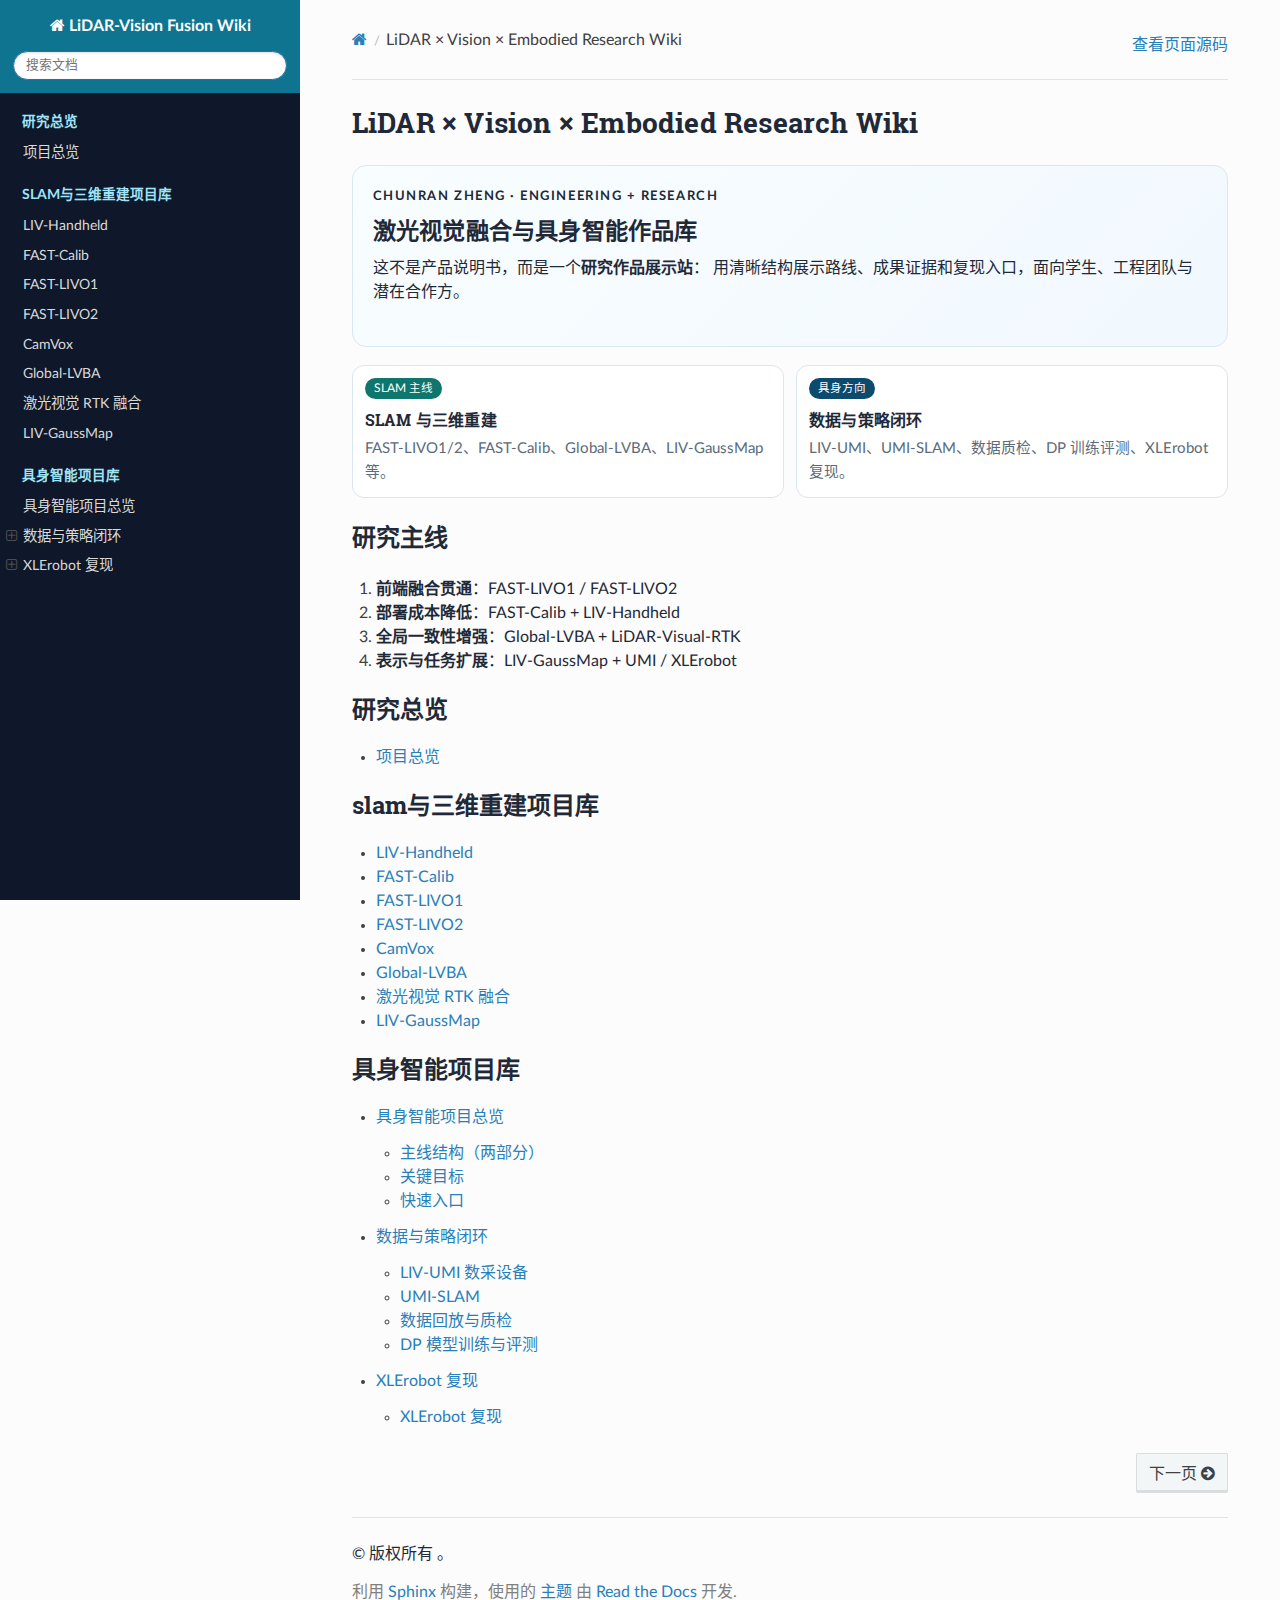
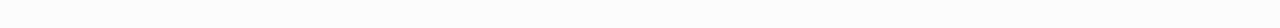
<file: liv-fusion-wiki/index.html>
<!DOCTYPE html>
<html class="writer-html5" lang="zh-CN" >
<head>
  <meta charset="utf-8" /><meta name="generator" content="Docutils 0.18.1: http://docutils.sourceforge.net/" />

  <meta name="viewport" content="width=device-width, initial-scale=1.0" />
  <title>LiDAR × Vision × Embodied Research Wiki &mdash; LiDAR-Vision Fusion Wiki 0.2 文档</title>
      <link rel="stylesheet" href="_static/pygments.css" type="text/css" />
      <link rel="stylesheet" href="_static/css/theme.css" type="text/css" />
      <link rel="stylesheet" href="_static/custom.css" type="text/css" />
  <!--[if lt IE 9]>
    <script src="_static/js/html5shiv.min.js"></script>
  <![endif]-->
  
        <script src="_static/jquery.js?v=5d32c60e"></script>
        <script src="_static/_sphinx_javascript_frameworks_compat.js?v=2cd50e6c"></script>
        <script data-url_root="./" id="documentation_options" src="_static/documentation_options.js?v=33fe0fa7"></script>
        <script src="_static/doctools.js?v=888ff710"></script>
        <script src="_static/sphinx_highlight.js?v=4825356b"></script>
        <script src="_static/translations.js?v=beaddf03"></script>
    <script src="_static/js/theme.js"></script>
    <link rel="index" title="索引" href="genindex.html" />
    <link rel="search" title="搜索" href="search.html" />
    <link rel="next" title="项目总览" href="projects/overview.html" /> 
</head>

<body class="wy-body-for-nav"> 
  <div class="wy-grid-for-nav">
    <nav data-toggle="wy-nav-shift" class="wy-nav-side">
      <div class="wy-side-scroll">
        <div class="wy-side-nav-search"  style="background: #0e7490" >

          
          
          <a href="#" class="icon icon-home">
            LiDAR-Vision Fusion Wiki
          </a>
<div role="search">
  <form id="rtd-search-form" class="wy-form" action="search.html" method="get">
    <input type="text" name="q" placeholder="搜索文档" aria-label="搜索文档" />
    <input type="hidden" name="check_keywords" value="yes" />
    <input type="hidden" name="area" value="default" />
  </form>
</div>
        </div><div class="wy-menu wy-menu-vertical" data-spy="affix" role="navigation" aria-label="导航菜单">
              <p class="caption" role="heading"><span class="caption-text">研究总览</span></p>
<ul>
<li class="toctree-l1"><a class="reference internal" href="projects/overview.html">项目总览</a></li>
</ul>
<p class="caption" role="heading"><span class="caption-text">slam与三维重建项目库</span></p>
<ul>
<li class="toctree-l1"><a class="reference internal" href="projects/liv-handheld.html">LIV-Handheld</a></li>
<li class="toctree-l1"><a class="reference internal" href="projects/fast-calib.html">FAST-Calib</a></li>
<li class="toctree-l1"><a class="reference internal" href="projects/fast-livo1.html">FAST-LIVO1</a></li>
<li class="toctree-l1"><a class="reference internal" href="projects/fast-livo2.html">FAST-LIVO2</a></li>
<li class="toctree-l1"><a class="reference internal" href="projects/camvox.html">CamVox</a></li>
<li class="toctree-l1"><a class="reference internal" href="projects/global-lvba.html">Global-LVBA</a></li>
<li class="toctree-l1"><a class="reference internal" href="projects/liv-rtk-fusion.html">激光视觉 RTK 融合</a></li>
<li class="toctree-l1"><a class="reference internal" href="projects/liv-gaussmap.html">LIV-GaussMap</a></li>
</ul>
<p class="caption" role="heading"><span class="caption-text">具身智能项目库</span></p>
<ul>
<li class="toctree-l1"><a class="reference internal" href="embodied/overview.html">具身智能项目总览</a></li>
<li class="toctree-l1"><a class="reference internal" href="embodied/data-policy-loop.html">数据与策略闭环</a><ul>
<li class="toctree-l2"><a class="reference internal" href="embodied/liv-umi.html">LIV-UMI 数采设备</a></li>
<li class="toctree-l2"><a class="reference internal" href="embodied/umi-slam.html">UMI-SLAM</a></li>
<li class="toctree-l2"><a class="reference internal" href="embodied/data-replay-qc.html">数据回放与质检</a></li>
<li class="toctree-l2"><a class="reference internal" href="embodied/dp-training-eval.html">DP 模型训练与评测</a></li>
</ul>
</li>
<li class="toctree-l1"><a class="reference internal" href="embodied/xlerobot-track.html">XLErobot 复现</a><ul>
<li class="toctree-l2"><a class="reference internal" href="embodied/xlerobot-reproduction.html">XLErobot 复现</a></li>
</ul>
</li>
</ul>

        </div>
      </div>
    </nav>

    <section data-toggle="wy-nav-shift" class="wy-nav-content-wrap"><nav class="wy-nav-top" aria-label="移动版导航菜单"  style="background: #0e7490" >
          <i data-toggle="wy-nav-top" class="fa fa-bars"></i>
          <a href="#">LiDAR-Vision Fusion Wiki</a>
      </nav>

      <div class="wy-nav-content">
        <div class="rst-content">
          <div role="navigation" aria-label="页面导航">
  <ul class="wy-breadcrumbs">
      <li><a href="#" class="icon icon-home" aria-label="Home"></a></li>
      <li class="breadcrumb-item active">LiDAR × Vision × Embodied Research Wiki</li>
      <li class="wy-breadcrumbs-aside">
            <a href="_sources/index.rst.txt" rel="nofollow"> 查看页面源码</a>
      </li>
  </ul>
  <hr/>
</div>
          <div role="main" class="document" itemscope="itemscope" itemtype="http://schema.org/Article">
           <div itemprop="articleBody">
             
  <section id="lidar-vision-embodied-research-wiki">
<h1>LiDAR × Vision × Embodied Research Wiki<a class="headerlink" href="#lidar-vision-embodied-research-wiki" title="此标题的永久链接"></a></h1>
<div class="hero-panel">
  <p class="hero-kicker">Chunran Zheng · Engineering + Research</p>
  <h2>激光视觉融合与具身智能作品库</h2>
  <p>这不是产品说明书，而是一个<strong>研究作品展示站</strong>：
  用清晰结构展示路线、成果证据和复现入口，面向学生、工程团队与潜在合作方。</p>
</div><div class="quick-grid">
  <a class="quick-card" href="projects/overview.html">
    <span class="badge done">SLAM 主线</span>
    <h3>SLAM 与三维重建</h3>
    <p>FAST-LIVO1/2、FAST-Calib、Global-LVBA、LIV-GaussMap 等。</p>
  </a>
  <a class="quick-card" href="embodied/overview.html">
    <span class="badge ongoing">具身方向</span>
    <h3>数据与策略闭环</h3>
    <p>LIV-UMI、UMI-SLAM、数据质检、DP 训练评测、XLErobot 复现。</p>
  </a>
</div><section id="id1">
<h2>研究主线<a class="headerlink" href="#id1" title="此标题的永久链接"></a></h2>
<ol class="arabic simple">
<li><p><strong>前端融合贯通</strong>：FAST-LIVO1 / FAST-LIVO2</p></li>
<li><p><strong>部署成本降低</strong>：FAST-Calib + LIV-Handheld</p></li>
<li><p><strong>全局一致性增强</strong>：Global-LVBA + LiDAR-Visual-RTK</p></li>
<li><p><strong>表示与任务扩展</strong>：LIV-GaussMap + UMI / XLErobot</p></li>
</ol>
<div class="toctree-wrapper compound">
<p class="caption" role="heading"><span class="caption-text">研究总览</span></p>
<ul>
<li class="toctree-l1"><a class="reference internal" href="projects/overview.html">项目总览</a></li>
</ul>
</div>
<div class="toctree-wrapper compound">
<p class="caption" role="heading"><span class="caption-text">slam与三维重建项目库</span></p>
<ul>
<li class="toctree-l1"><a class="reference internal" href="projects/liv-handheld.html">LIV-Handheld</a></li>
<li class="toctree-l1"><a class="reference internal" href="projects/fast-calib.html">FAST-Calib</a></li>
<li class="toctree-l1"><a class="reference internal" href="projects/fast-livo1.html">FAST-LIVO1</a></li>
<li class="toctree-l1"><a class="reference internal" href="projects/fast-livo2.html">FAST-LIVO2</a></li>
<li class="toctree-l1"><a class="reference internal" href="projects/camvox.html">CamVox</a></li>
<li class="toctree-l1"><a class="reference internal" href="projects/global-lvba.html">Global-LVBA</a></li>
<li class="toctree-l1"><a class="reference internal" href="projects/liv-rtk-fusion.html">激光视觉 RTK 融合</a></li>
<li class="toctree-l1"><a class="reference internal" href="projects/liv-gaussmap.html">LIV-GaussMap</a></li>
</ul>
</div>
<div class="toctree-wrapper compound">
<p class="caption" role="heading"><span class="caption-text">具身智能项目库</span></p>
<ul>
<li class="toctree-l1"><a class="reference internal" href="embodied/overview.html">具身智能项目总览</a><ul>
<li class="toctree-l2"><a class="reference internal" href="embodied/overview.html#id2">主线结构（两部分）</a></li>
<li class="toctree-l2"><a class="reference internal" href="embodied/overview.html#id3">关键目标</a></li>
<li class="toctree-l2"><a class="reference internal" href="embodied/overview.html#id4">快速入口</a></li>
</ul>
</li>
<li class="toctree-l1"><a class="reference internal" href="embodied/data-policy-loop.html">数据与策略闭环</a><ul>
<li class="toctree-l2"><a class="reference internal" href="embodied/liv-umi.html">LIV-UMI 数采设备</a></li>
<li class="toctree-l2"><a class="reference internal" href="embodied/umi-slam.html">UMI-SLAM</a></li>
<li class="toctree-l2"><a class="reference internal" href="embodied/data-replay-qc.html">数据回放与质检</a></li>
<li class="toctree-l2"><a class="reference internal" href="embodied/dp-training-eval.html">DP 模型训练与评测</a></li>
</ul>
</li>
<li class="toctree-l1"><a class="reference internal" href="embodied/xlerobot-track.html">XLErobot 复现</a><ul>
<li class="toctree-l2"><a class="reference internal" href="embodied/xlerobot-reproduction.html">XLErobot 复现</a></li>
</ul>
</li>
</ul>
</div>
<div class="toctree-wrapper compound">
</div>
</section>
</section>


           </div>
          </div>
          <footer><div class="rst-footer-buttons" role="navigation" aria-label="页脚">
        <a href="projects/overview.html" class="btn btn-neutral float-right" title="项目总览" accesskey="n" rel="next">下一页 <span class="fa fa-arrow-circle-right" aria-hidden="true"></span></a>
    </div>

  <hr/>

  <div role="contentinfo">
    <p>&#169; 版权所有 。</p>
  </div>

  利用 <a href="https://www.sphinx-doc.org/">Sphinx</a> 构建，使用的 
    <a href="https://github.com/readthedocs/sphinx_rtd_theme">主题</a>
    由 <a href="https://readthedocs.org">Read the Docs</a> 开发.
   

</footer>
        </div>
      </div>
    </section>
  </div>
  <script>
      jQuery(function () {
          SphinxRtdTheme.Navigation.enable(true);
      });
  </script> 

</body>
</html>
</file>
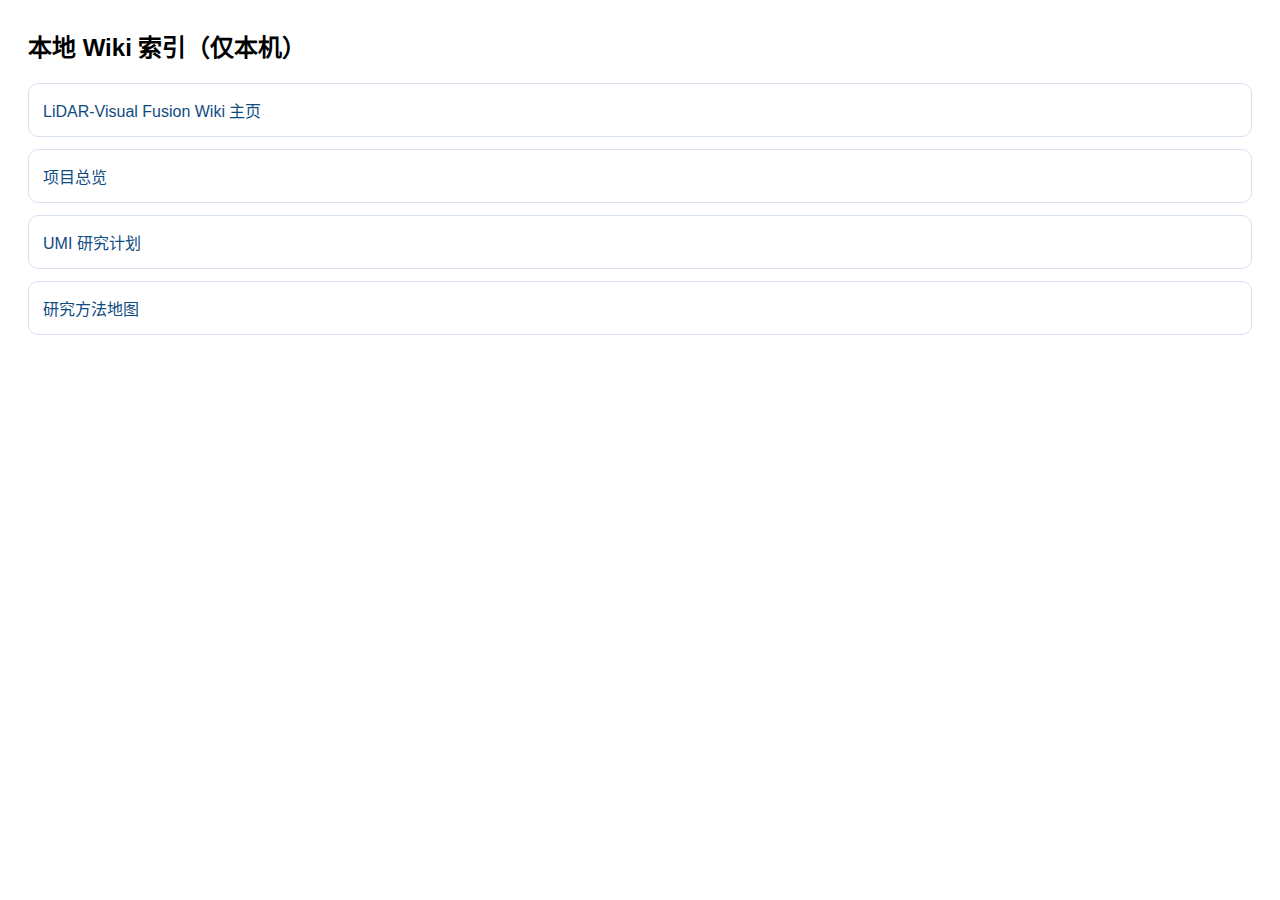
<file: local-wiki-index.html>
<!doctype html>
<html lang="zh-CN">
<head>
  <meta charset="UTF-8" />
  <meta name="viewport" content="width=device-width, initial-scale=1.0" />
  <title>Local Research Wiki Index</title>
  <style>
    body { font-family: -apple-system,BlinkMacSystemFont,"Segoe UI",Roboto,"PingFang SC","Microsoft YaHei",sans-serif; margin: 28px; }
    a { color: #0f4c81; text-decoration: none; }
    a:hover { text-decoration: underline; }
    .card { border: 1px solid #d7e2ef; border-radius: 10px; padding: 14px; margin-bottom: 12px; }
  </style>
</head>
<body>
  <h2>本地 Wiki 索引（仅本机）</h2>
  <div class="card"><a href="/liv-fusion-wiki/">LiDAR-Visual Fusion Wiki 主页</a></div>
  <div class="card"><a href="/liv-fusion-wiki/projects/overview.html">项目总览</a></div>
  <div class="card"><a href="/liv-fusion-wiki/roadmap/umi.html">UMI 研究计划</a></div>
  <div class="card"><a href="/liv-fusion-wiki/methodology/research_map.html">研究方法地图</a></div>
</body>
</html>
</file>
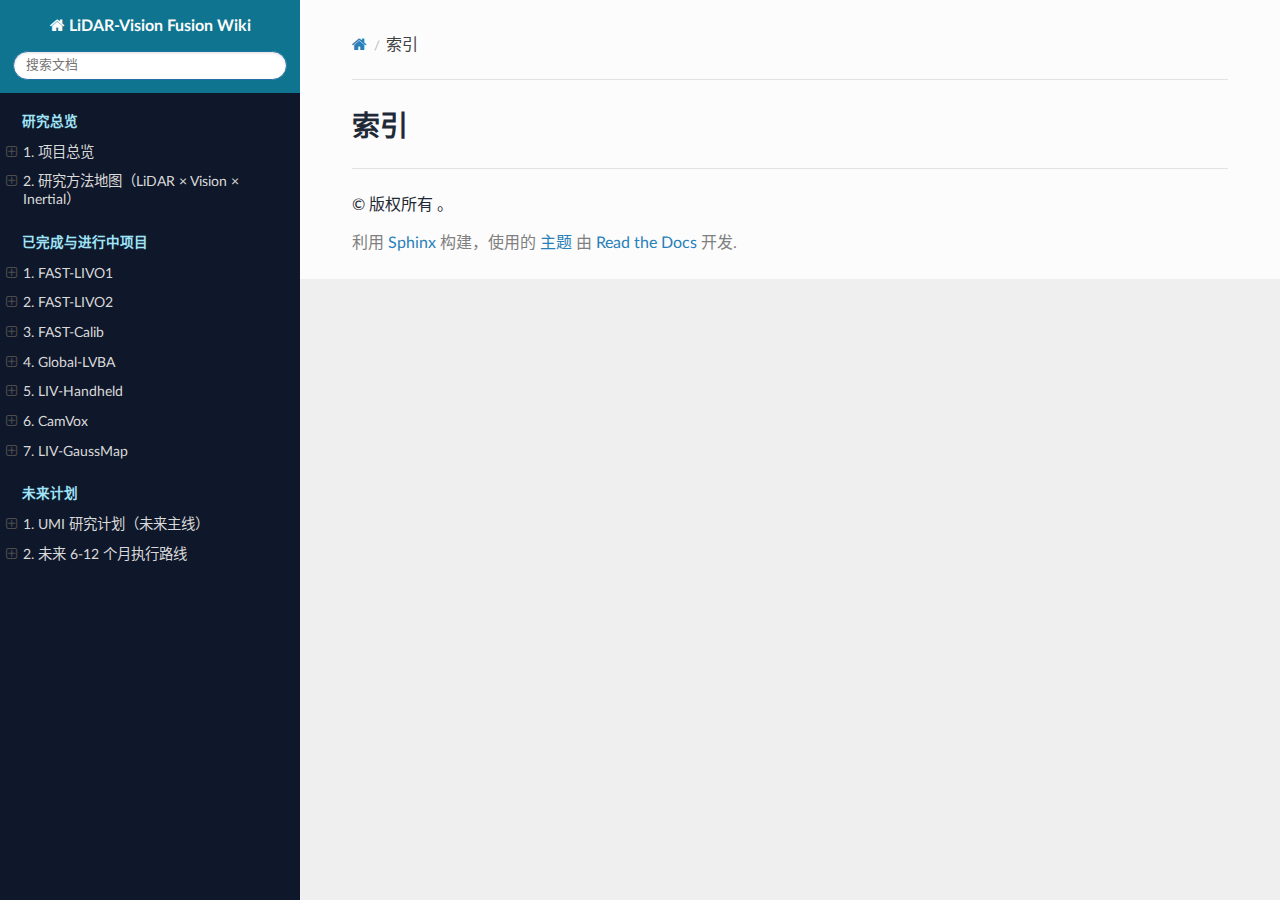
<file: liv-fusion-wiki/genindex.html>
<!DOCTYPE html>
<html class="writer-html5" lang="zh-CN" >
<head>
  <meta charset="utf-8" />
  <meta name="viewport" content="width=device-width, initial-scale=1.0" />
  <title>索引 &mdash; LiDAR-Vision Fusion Wiki 0.2 文档</title>
      <link rel="stylesheet" href="_static/pygments.css" type="text/css" />
      <link rel="stylesheet" href="_static/css/theme.css" type="text/css" />
      <link rel="stylesheet" href="_static/custom.css" type="text/css" />
  <!--[if lt IE 9]>
    <script src="_static/js/html5shiv.min.js"></script>
  <![endif]-->
  
        <script src="_static/jquery.js?v=5d32c60e"></script>
        <script src="_static/_sphinx_javascript_frameworks_compat.js?v=2cd50e6c"></script>
        <script data-url_root="./" id="documentation_options" src="_static/documentation_options.js?v=33fe0fa7"></script>
        <script src="_static/doctools.js?v=888ff710"></script>
        <script src="_static/sphinx_highlight.js?v=4825356b"></script>
        <script src="_static/translations.js?v=beaddf03"></script>
    <script src="_static/js/theme.js"></script>
    <link rel="index" title="索引" href="#" />
    <link rel="search" title="搜索" href="search.html" /> 
</head>

<body class="wy-body-for-nav"> 
  <div class="wy-grid-for-nav">
    <nav data-toggle="wy-nav-shift" class="wy-nav-side">
      <div class="wy-side-scroll">
        <div class="wy-side-nav-search"  style="background: #0e7490" >

          
          
          <a href="index.html" class="icon icon-home">
            LiDAR-Vision Fusion Wiki
          </a>
<div role="search">
  <form id="rtd-search-form" class="wy-form" action="search.html" method="get">
    <input type="text" name="q" placeholder="搜索文档" aria-label="搜索文档" />
    <input type="hidden" name="check_keywords" value="yes" />
    <input type="hidden" name="area" value="default" />
  </form>
</div>
        </div><div class="wy-menu wy-menu-vertical" data-spy="affix" role="navigation" aria-label="导航菜单">
              <p class="caption" role="heading"><span class="caption-text">研究总览</span></p>
<ul>
<li class="toctree-l1"><a class="reference internal" href="projects/overview.html">1. 项目总览</a><ul>
<li class="toctree-l2"><a class="reference internal" href="projects/overview.html#id2">1.1. 一句话目标</a></li>
<li class="toctree-l2"><a class="reference internal" href="projects/overview.html#id3">1.2. 项目状态总览</a></li>
<li class="toctree-l2"><a class="reference internal" href="projects/overview.html#engineering-research">1.3. 研究主线（Engineering + Research）</a></li>
<li class="toctree-l2"><a class="reference internal" href="projects/overview.html#id4">1.4. 我关心的核心问题</a></li>
<li class="toctree-l2"><a class="reference internal" href="projects/overview.html#id5">1.5. 快速入口</a></li>
<li class="toctree-l2"><a class="reference internal" href="projects/overview.html#id6">1.6. 研究资产索引</a></li>
</ul>
</li>
<li class="toctree-l1"><a class="reference internal" href="methodology/research_map.html">2. 研究方法地图（LiDAR × Vision × Inertial）</a><ul>
<li class="toctree-l2"><a class="reference internal" href="methodology/research_map.html#id1">2.1. 1) 系统分层</a></li>
<li class="toctree-l2"><a class="reference internal" href="methodology/research_map.html#id2">2.2. 2) 关键技术轴</a><ul>
<li class="toctree-l3"><a class="reference internal" href="methodology/research_map.html#a">2.2.1. A. 实时性</a></li>
<li class="toctree-l3"><a class="reference internal" href="methodology/research_map.html#b">2.2.2. B. 一致性</a></li>
<li class="toctree-l3"><a class="reference internal" href="methodology/research_map.html#c">2.2.3. C. 成本可控</a></li>
<li class="toctree-l3"><a class="reference internal" href="methodology/research_map.html#d">2.2.4. D. 可扩展性</a></li>
</ul>
</li>
<li class="toctree-l2"><a class="reference internal" href="methodology/research_map.html#id3">2.3. 3) 未来融合方向</a></li>
</ul>
</li>
</ul>
<p class="caption" role="heading"><span class="caption-text">已完成与进行中项目</span></p>
<ul>
<li class="toctree-l1"><a class="reference internal" href="projects/fast-livo1.html">1. FAST-LIVO1</a><ul>
<li class="toctree-l2"><a class="reference internal" href="projects/fast-livo1.html#id1">1.1. 我对它的定位</a></li>
<li class="toctree-l2"><a class="reference internal" href="projects/fast-livo1.html#id2">1.2. 关键贡献（我的视角）</a></li>
<li class="toctree-l2"><a class="reference internal" href="projects/fast-livo1.html#id3">1.3. 复盘</a></li>
</ul>
</li>
<li class="toctree-l1"><a class="reference internal" href="projects/fast-livo2.html">2. FAST-LIVO2</a><ul>
<li class="toctree-l2"><a class="reference internal" href="projects/fast-livo2.html#id1">2.1. 我对它的定位</a></li>
<li class="toctree-l2"><a class="reference internal" href="projects/fast-livo2.html#id2">2.2. 核心升级点</a></li>
<li class="toctree-l2"><a class="reference internal" href="projects/fast-livo2.html#id3">2.3. 我关注的后续问题</a></li>
</ul>
</li>
<li class="toctree-l1"><a class="reference internal" href="projects/fast-calib.html">3. FAST-Calib</a><ul>
<li class="toctree-l2"><a class="reference internal" href="projects/fast-calib.html#id1">3.1. 我对它的定位</a></li>
<li class="toctree-l2"><a class="reference internal" href="projects/fast-calib.html#id2">3.2. 价值</a></li>
<li class="toctree-l2"><a class="reference internal" href="projects/fast-calib.html#id3">3.3. 下一步可做</a></li>
</ul>
</li>
<li class="toctree-l1"><a class="reference internal" href="projects/global-lvba.html">4. Global-LVBA</a><ul>
<li class="toctree-l2"><a class="reference internal" href="projects/global-lvba.html#id1">4.1. 我对它的定位</a></li>
<li class="toctree-l2"><a class="reference internal" href="projects/global-lvba.html#id2">4.2. 核心价值</a></li>
<li class="toctree-l2"><a class="reference internal" href="projects/global-lvba.html#id3">4.3. 研究启发</a></li>
</ul>
</li>
<li class="toctree-l1"><a class="reference internal" href="projects/liv-handheld.html">5. LIV-Handheld</a><ul>
<li class="toctree-l2"><a class="reference internal" href="projects/liv-handheld.html#id1">5.1. 我对它的定位</a></li>
<li class="toctree-l2"><a class="reference internal" href="projects/liv-handheld.html#id2">5.2. 价值</a></li>
<li class="toctree-l2"><a class="reference internal" href="projects/liv-handheld.html#id3">5.3. 下一步</a></li>
</ul>
</li>
<li class="toctree-l1"><a class="reference internal" href="projects/camvox.html">6. CamVox</a><ul>
<li class="toctree-l2"><a class="reference internal" href="projects/camvox.html#id1">6.1. 我对它的定位</a></li>
<li class="toctree-l2"><a class="reference internal" href="projects/camvox.html#id2">6.2. 价值</a></li>
<li class="toctree-l2"><a class="reference internal" href="projects/camvox.html#id3">6.3. 后续可挖掘</a></li>
</ul>
</li>
<li class="toctree-l1"><a class="reference internal" href="projects/liv-gaussmap.html">7. LIV-GaussMap</a><ul>
<li class="toctree-l2"><a class="reference internal" href="projects/liv-gaussmap.html#id1">7.1. 我对它的定位</a></li>
<li class="toctree-l2"><a class="reference internal" href="projects/liv-gaussmap.html#id2">7.2. 研究意义</a></li>
<li class="toctree-l2"><a class="reference internal" href="projects/liv-gaussmap.html#id3">7.3. 当前挑战</a></li>
</ul>
</li>
</ul>
<p class="caption" role="heading"><span class="caption-text">未来计划</span></p>
<ul>
<li class="toctree-l1"><a class="reference internal" href="roadmap/umi.html">1. UMI 研究计划（未来主线）</a><ul>
<li class="toctree-l2"><a class="reference internal" href="roadmap/umi.html#id1">1.1. 为什么做 UMI</a></li>
<li class="toctree-l2"><a class="reference internal" href="roadmap/umi.html#id2">1.2. 目标</a></li>
<li class="toctree-l2"><a class="reference internal" href="roadmap/umi.html#id3">1.3. 技术路线（初版）</a></li>
<li class="toctree-l2"><a class="reference internal" href="roadmap/umi.html#id4">1.4. 和现有项目的关系</a></li>
</ul>
</li>
<li class="toctree-l1"><a class="reference internal" href="roadmap/next-steps.html">2. 未来 6-12 个月执行路线</a><ul>
<li class="toctree-l2"><a class="reference internal" href="roadmap/next-steps.html#p0-1-2">2.1. P0（1-2个月）：基建与整理</a></li>
<li class="toctree-l2"><a class="reference internal" href="roadmap/next-steps.html#p1-3-6">2.2. P1（3-6个月）：突破方向</a></li>
<li class="toctree-l2"><a class="reference internal" href="roadmap/next-steps.html#p2-6-12">2.3. P2（6-12个月）：系统化产出</a></li>
<li class="toctree-l2"><a class="reference internal" href="roadmap/next-steps.html#id2">2.4. 每周维护建议</a></li>
</ul>
</li>
</ul>

        </div>
      </div>
    </nav>

    <section data-toggle="wy-nav-shift" class="wy-nav-content-wrap"><nav class="wy-nav-top" aria-label="移动版导航菜单"  style="background: #0e7490" >
          <i data-toggle="wy-nav-top" class="fa fa-bars"></i>
          <a href="index.html">LiDAR-Vision Fusion Wiki</a>
      </nav>

      <div class="wy-nav-content">
        <div class="rst-content">
          <div role="navigation" aria-label="页面导航">
  <ul class="wy-breadcrumbs">
      <li><a href="index.html" class="icon icon-home" aria-label="Home"></a></li>
      <li class="breadcrumb-item active">索引</li>
      <li class="wy-breadcrumbs-aside">
      </li>
  </ul>
  <hr/>
</div>
          <div role="main" class="document" itemscope="itemscope" itemtype="http://schema.org/Article">
           <div itemprop="articleBody">
             

<h1 id="index">索引</h1>

<div class="genindex-jumpbox">
 
</div>


           </div>
          </div>
          <footer>

  <hr/>

  <div role="contentinfo">
    <p>&#169; 版权所有 。</p>
  </div>

  利用 <a href="https://www.sphinx-doc.org/">Sphinx</a> 构建，使用的 
    <a href="https://github.com/readthedocs/sphinx_rtd_theme">主题</a>
    由 <a href="https://readthedocs.org">Read the Docs</a> 开发.
   

</footer>
        </div>
      </div>
    </section>
  </div>
  <script>
      jQuery(function () {
          SphinxRtdTheme.Navigation.enable(true);
      });
  </script> 

</body>
</html>
</file>
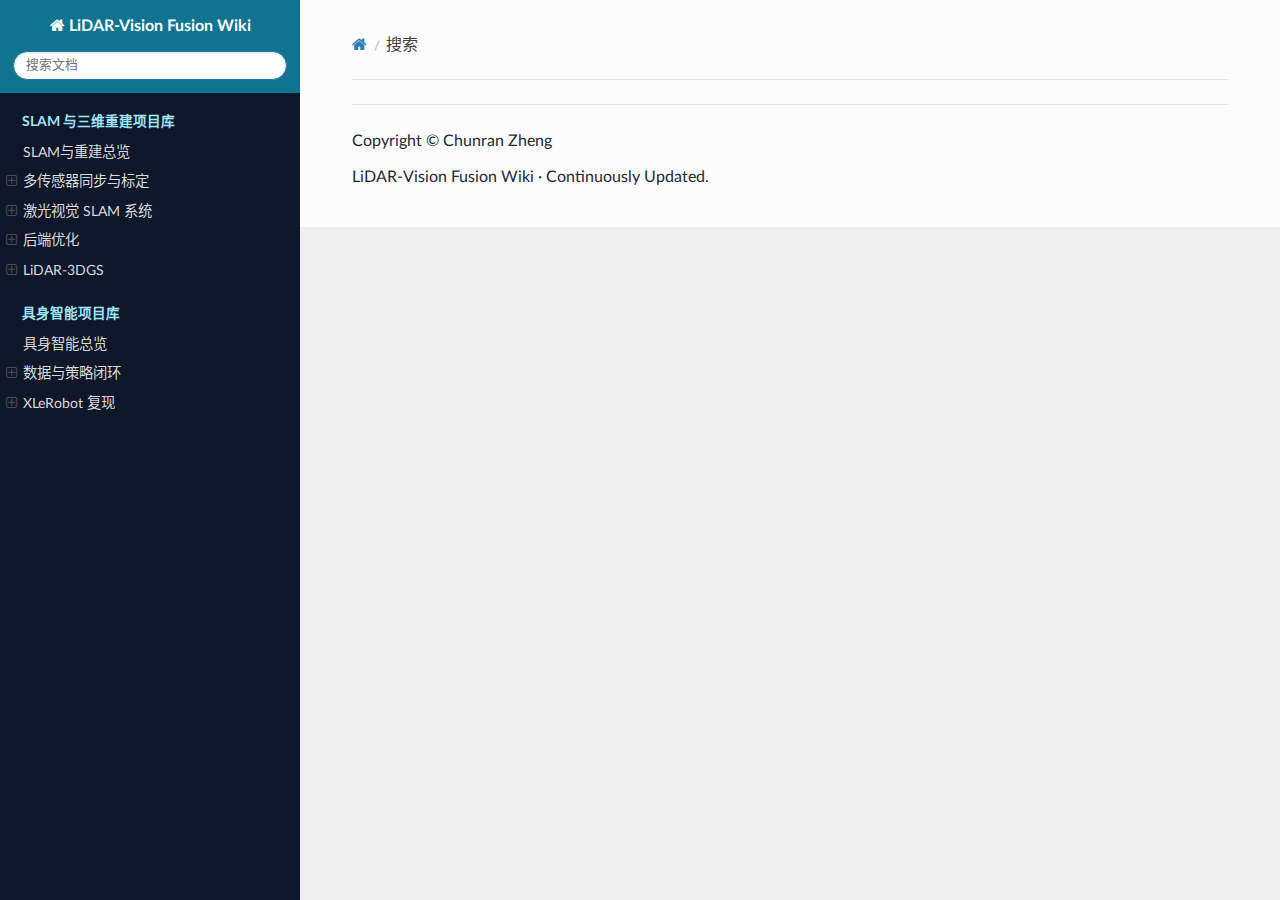
<file: liv-fusion-wiki/search.html>
<!DOCTYPE html>

<html class="writer-html5" lang="zh-CN">
<head>
<meta charset="utf-8"/>
<meta content="width=device-width, initial-scale=1.0" name="viewport"/>
<title>搜索 — LiDAR-Vision Fusion Wiki 0.2 文档</title>
<link href="_static/pygments.css" rel="stylesheet" type="text/css"/>
<link href="_static/css/theme.css" rel="stylesheet" type="text/css"/>
<link href="_static/custom.css" rel="stylesheet" type="text/css"/>
<!--[if lt IE 9]>
    <script src="_static/js/html5shiv.min.js"></script>
  <![endif]-->
<script src="_static/jquery.js?v=5d32c60e"></script>
<script src="_static/_sphinx_javascript_frameworks_compat.js?v=2cd50e6c"></script>
<script data-url_root="./" id="documentation_options" src="_static/documentation_options.js?v=33fe0fa7"></script>
<script src="_static/doctools.js?v=888ff710"></script>
<script src="_static/sphinx_highlight.js?v=4825356b"></script>
<script src="_static/translations.js?v=beaddf03"></script>
<script src="_static/js/theme.js"></script>
<script src="_static/searchtools.js"></script>
<script src="_static/language_data.js"></script>
<link href="#" rel="search" title="搜索"/>
</head>
<body class="wy-body-for-nav">
<div class="wy-grid-for-nav">
<nav class="wy-nav-side" data-toggle="wy-nav-shift">
<div class="wy-side-scroll">
<div class="wy-side-nav-search" style="background: #0e7490">
<a class="icon icon-home" href="index.html">
            LiDAR-Vision Fusion Wiki
          </a>
<div role="search">
<form action="#" class="wy-form" id="rtd-search-form" method="get">
<input aria-label="搜索文档" name="q" placeholder="搜索文档" type="text"/>
<input name="check_keywords" type="hidden" value="yes"/>
<input name="area" type="hidden" value="default"/>
</form>
</div>
</div><div aria-label="导航菜单" class="wy-menu wy-menu-vertical" data-spy="affix" role="navigation">
<p class="caption" role="heading"><span class="caption-text">SLAM 与三维重建项目库</span></p>
<ul>
<li class="toctree-l1"><a class="reference internal" href="projects/overview.html">SLAM与重建总览</a></li>
<li class="toctree-l1"><a class="reference internal" href="projects/sensor-sync.html">多传感器同步与标定</a><ul>
<li class="toctree-l2"><a class="reference internal" href="projects/liv-handheld.html">LIV-Handheld</a></li>
<li class="toctree-l2"><a class="reference internal" href="projects/fast-calib.html">FAST-Calib</a></li>
</ul>
</li>
<li class="toctree-l1"><a class="reference internal" href="projects/livo-slam.html">激光视觉 SLAM 系统</a><ul>
<li class="toctree-l2"><a class="reference internal" href="projects/fast-livo1.html">FAST-LIVO</a></li>
<li class="toctree-l2"><a class="reference internal" href="projects/fast-livo2.html">FAST-LIVO2</a></li>
<li class="toctree-l2"><a class="reference internal" href="projects/camvox.html">CamVox</a></li>
</ul>
</li>
<li class="toctree-l1"><a class="reference internal" href="projects/backend-global.html">后端优化</a><ul>
<li class="toctree-l2"><a class="reference internal" href="projects/global-lvba.html">Global-LVBA</a></li>
<li class="toctree-l2"><a class="reference internal" href="projects/liv-rtk-fusion.html">RTK-Fusion</a></li>
</ul>
</li>
<li class="toctree-l1"><a class="reference internal" href="projects/lidar-3dgs.html">LiDAR-3DGS</a><ul>
<li class="toctree-l2"><a class="reference internal" href="projects/liv-gaussmap.html">LIV-GaussMap</a></li>
<li class="toctree-l2"><a class="reference internal" href="projects/gs-livo.html">GS-LIVO</a></li>
</ul>
</li>
</ul>
<p class="caption" role="heading"><span class="caption-text">具身智能项目库</span></p>
<ul><li class="toctree-l1"><a class="reference internal" href="embodied/overview.html">具身智能总览</a></li><li class="toctree-l1"><a class="reference internal" href="embodied/data-policy-loop.html">数据与策略闭环</a><ul>
<li class="toctree-l2"><a class="reference internal" href="embodied/liv-umi.html">LIV-UMI 数采设备</a></li>
<li class="toctree-l2"><a class="reference internal" href="embodied/umi-slam.html">UMI-SLAM</a></li>
<li class="toctree-l2"><a class="reference internal" href="embodied/data-replay-qc.html">数据回放与质检</a></li>
<li class="toctree-l2"><a class="reference internal" href="embodied/dp-training-eval.html">DP 模型训练与评测</a></li>
</ul>
</li><li class="toctree-l1"><a class="reference internal" href="embodied/xlerobot-track.html">XLeRobot 复现</a><ul>
<li class="toctree-l2"><a class="reference internal" href="embodied/xlerobot-mech-electrical.html">机械与电控系统</a></li>
<li class="toctree-l2"><a class="reference internal" href="embodied/xlerobot-teleop-act.html">遥操与 ACT 训练</a></li>
</ul>
</li></ul>
</div>
</div>
</nav>
<section class="wy-nav-content-wrap" data-toggle="wy-nav-shift"><nav aria-label="移动版导航菜单" class="wy-nav-top" style="background: #0e7490">
<i class="fa fa-bars" data-toggle="wy-nav-top"></i>
<a href="index.html">LiDAR-Vision Fusion Wiki</a>
</nav>
<div class="wy-nav-content">
<div class="rst-content">
<div aria-label="页面导航" role="navigation">
<ul class="wy-breadcrumbs">
<li><a aria-label="Home" class="icon icon-home" href="index.html"></a></li>
<li class="breadcrumb-item active">搜索</li>
<li class="wy-breadcrumbs-aside">
</li>
</ul>
<hr/>
</div>
<div class="document" itemscope="itemscope" itemtype="http://schema.org/Article" role="main">
<div itemprop="articleBody">
<noscript>
<div class="admonition warning" id="fallback">
<p class="last">
      请启用 JavaScript 以便使用搜索功能
    </p>
</div>
</noscript>
<div id="search-results">
</div>
</div>
</div>
<footer>
<hr/>
<div role="contentinfo">
<p>Copyright © Chunran Zheng</p>
</div>
<p>LiDAR-Vision Fusion Wiki · Continuously Updated.</p>
</footer>
</div>
</div>
</section>
</div>
<script>
      jQuery(function () {
          SphinxRtdTheme.Navigation.enable(true);
      });
  </script>
<script>
    jQuery(function() { Search.loadIndex("searchindex.js"); });
  </script>
<script id="searchindexloader"></script>
</body>
</html>
</file>
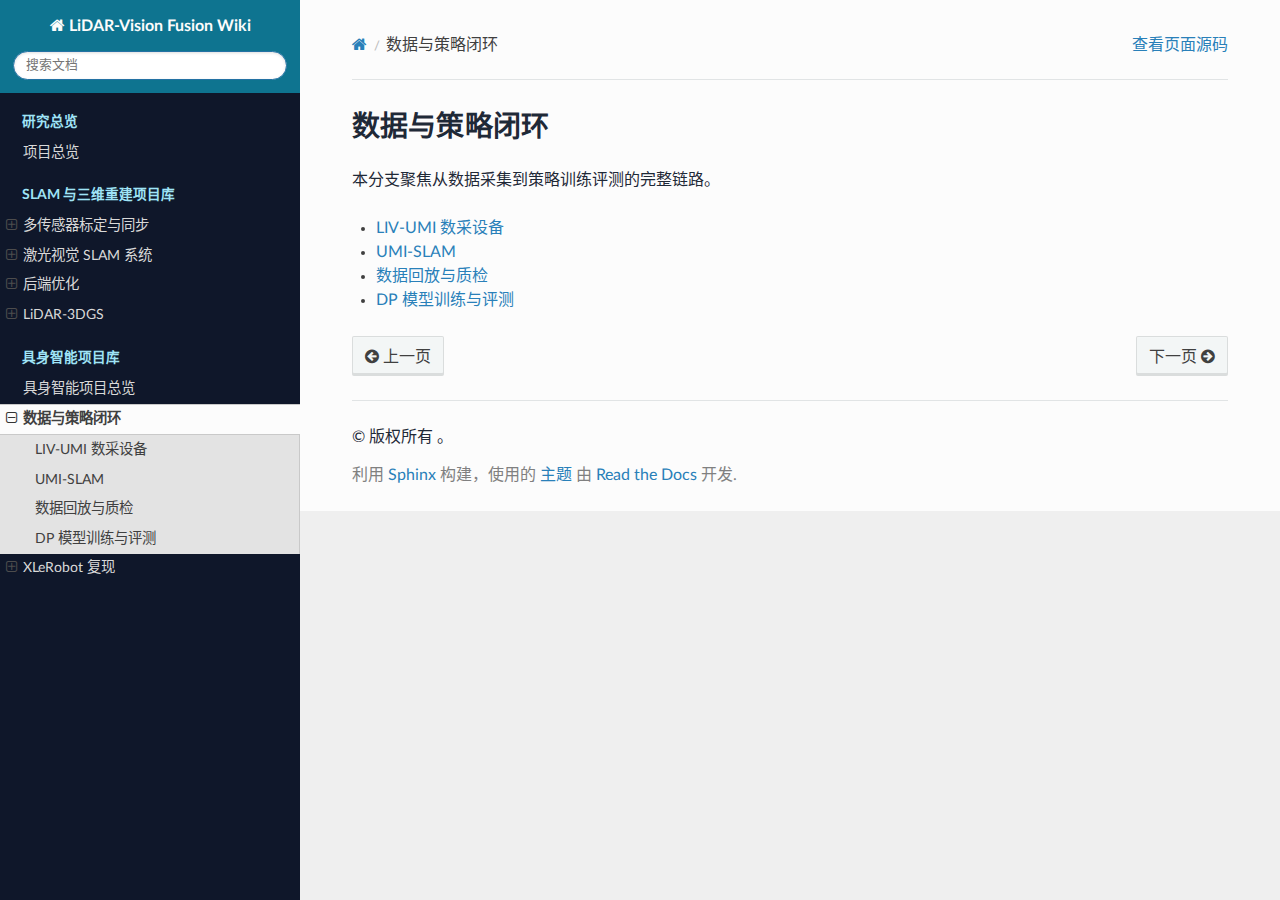
<file: liv-fusion-wiki/embodied/data-policy-loop.html>
<!DOCTYPE html>
<html class="writer-html5" lang="zh-CN" >
<head>
  <meta charset="utf-8" /><meta name="generator" content="Docutils 0.18.1: http://docutils.sourceforge.net/" />

  <meta name="viewport" content="width=device-width, initial-scale=1.0" />
  <title>数据与策略闭环 &mdash; LiDAR-Vision Fusion Wiki 0.2 文档</title>
      <link rel="stylesheet" href="../_static/pygments.css" type="text/css" />
      <link rel="stylesheet" href="../_static/css/theme.css" type="text/css" />
      <link rel="stylesheet" href="../_static/custom.css" type="text/css" />
  <!--[if lt IE 9]>
    <script src="../_static/js/html5shiv.min.js"></script>
  <![endif]-->
  
        <script src="../_static/jquery.js?v=5d32c60e"></script>
        <script src="../_static/_sphinx_javascript_frameworks_compat.js?v=2cd50e6c"></script>
        <script data-url_root="../" id="documentation_options" src="../_static/documentation_options.js?v=33fe0fa7"></script>
        <script src="../_static/doctools.js?v=888ff710"></script>
        <script src="../_static/sphinx_highlight.js?v=4825356b"></script>
        <script src="../_static/translations.js?v=beaddf03"></script>
    <script src="../_static/js/theme.js"></script>
    <link rel="index" title="索引" href="../genindex.html" />
    <link rel="search" title="搜索" href="../search.html" />
    <link rel="next" title="LIV-UMI 数采设备" href="liv-umi.html" />
    <link rel="prev" title="具身智能项目总览" href="overview.html" /> 
</head>

<body class="wy-body-for-nav"> 
  <div class="wy-grid-for-nav">
    <nav data-toggle="wy-nav-shift" class="wy-nav-side">
      <div class="wy-side-scroll">
        <div class="wy-side-nav-search"  style="background: #0e7490" >

          
          
          <a href="../index.html" class="icon icon-home">
            LiDAR-Vision Fusion Wiki
          </a>
<div role="search">
  <form id="rtd-search-form" class="wy-form" action="../search.html" method="get">
    <input type="text" name="q" placeholder="搜索文档" aria-label="搜索文档" />
    <input type="hidden" name="check_keywords" value="yes" />
    <input type="hidden" name="area" value="default" />
  </form>
</div>
        </div><div class="wy-menu wy-menu-vertical" data-spy="affix" role="navigation" aria-label="导航菜单">
              <p class="caption" role="heading"><span class="caption-text">研究总览</span></p>
<ul>
<li class="toctree-l1"><a class="reference internal" href="../projects/overview.html">项目总览</a></li>
</ul>
<p class="caption" role="heading"><span class="caption-text">SLAM 与三维重建项目库</span></p>
<ul>
<li class="toctree-l1"><a class="reference internal" href="../projects/sensor-sync.html">多传感器标定与同步</a><ul>
<li class="toctree-l2"><a class="reference internal" href="../projects/liv-handheld.html">LIV-Handheld</a></li>
<li class="toctree-l2"><a class="reference internal" href="../projects/fast-calib.html">FAST-Calib</a></li>
</ul>
</li>
<li class="toctree-l1"><a class="reference internal" href="../projects/livo-slam.html">激光视觉 SLAM 系统</a><ul>
<li class="toctree-l2"><a class="reference internal" href="../projects/fast-livo1.html">FAST-LIVO1</a></li>
<li class="toctree-l2"><a class="reference internal" href="../projects/fast-livo2.html">FAST-LIVO2</a></li>
<li class="toctree-l2"><a class="reference internal" href="../projects/camvox.html">CamVox</a></li>
</ul>
</li>
<li class="toctree-l1"><a class="reference internal" href="../projects/backend-global.html">后端优化</a><ul>
<li class="toctree-l2"><a class="reference internal" href="../projects/global-lvba.html">Global-LVBA</a></li>
<li class="toctree-l2"><a class="reference internal" href="../projects/liv-rtk-fusion.html">RTK-Fusion</a></li>
</ul>
</li>
<li class="toctree-l1"><a class="reference internal" href="../projects/lidar-3dgs.html">LiDAR-3DGS</a><ul>
<li class="toctree-l2"><a class="reference internal" href="../projects/liv-gaussmap.html">LIV-GaussMap</a></li>
<li class="toctree-l2"><a class="reference internal" href="../projects/gs-livo.html">GS-LIVO</a></li>
</ul>
</li>
</ul>
<p class="caption" role="heading"><span class="caption-text">具身智能项目库</span></p>
<ul class="current">
<li class="toctree-l1"><a class="reference internal" href="overview.html">具身智能项目总览</a></li>
<li class="toctree-l1 current"><a class="current reference internal" href="#">数据与策略闭环</a><ul>
<li class="toctree-l2"><a class="reference internal" href="liv-umi.html">LIV-UMI 数采设备</a></li>
<li class="toctree-l2"><a class="reference internal" href="umi-slam.html">UMI-SLAM</a></li>
<li class="toctree-l2"><a class="reference internal" href="data-replay-qc.html">数据回放与质检</a></li>
<li class="toctree-l2"><a class="reference internal" href="dp-training-eval.html">DP 模型训练与评测</a></li>
</ul>
</li>
<li class="toctree-l1"><a class="reference internal" href="xlerobot-track.html">XLeRobot 复现</a><ul>
<li class="toctree-l2"><a class="reference internal" href="xlerobot-reproduction.html">XLeRobot 复现</a></li>
</ul>
</li>
</ul>

        </div>
      </div>
    </nav>

    <section data-toggle="wy-nav-shift" class="wy-nav-content-wrap"><nav class="wy-nav-top" aria-label="移动版导航菜单"  style="background: #0e7490" >
          <i data-toggle="wy-nav-top" class="fa fa-bars"></i>
          <a href="../index.html">LiDAR-Vision Fusion Wiki</a>
      </nav>

      <div class="wy-nav-content">
        <div class="rst-content">
          <div role="navigation" aria-label="页面导航">
  <ul class="wy-breadcrumbs">
      <li><a href="../index.html" class="icon icon-home" aria-label="Home"></a></li>
      <li class="breadcrumb-item active">数据与策略闭环</li>
      <li class="wy-breadcrumbs-aside">
            <a href="../_sources/embodied/data-policy-loop.md.txt" rel="nofollow"> 查看页面源码</a>
      </li>
  </ul>
  <hr/>
</div>
          <div role="main" class="document" itemscope="itemscope" itemtype="http://schema.org/Article">
           <div itemprop="articleBody">
             
  <section class="tex2jax_ignore mathjax_ignore" id="id1">
<h1>数据与策略闭环<a class="headerlink" href="#id1" title="此标题的永久链接"></a></h1>
<p>本分支聚焦从数据采集到策略训练评测的完整链路。</p>
<div class="toctree-wrapper compound">
<ul>
<li class="toctree-l1"><a class="reference internal" href="liv-umi.html">LIV-UMI 数采设备</a></li>
<li class="toctree-l1"><a class="reference internal" href="umi-slam.html">UMI-SLAM</a></li>
<li class="toctree-l1"><a class="reference internal" href="data-replay-qc.html">数据回放与质检</a></li>
<li class="toctree-l1"><a class="reference internal" href="dp-training-eval.html">DP 模型训练与评测</a></li>
</ul>
</div>
</section>


           </div>
          </div>
          <footer><div class="rst-footer-buttons" role="navigation" aria-label="页脚">
        <a href="overview.html" class="btn btn-neutral float-left" title="具身智能项目总览" accesskey="p" rel="prev"><span class="fa fa-arrow-circle-left" aria-hidden="true"></span> 上一页</a>
        <a href="liv-umi.html" class="btn btn-neutral float-right" title="LIV-UMI 数采设备" accesskey="n" rel="next">下一页 <span class="fa fa-arrow-circle-right" aria-hidden="true"></span></a>
    </div>

  <hr/>

  <div role="contentinfo">
    <p>&#169; 版权所有 。</p>
  </div>

  利用 <a href="https://www.sphinx-doc.org/">Sphinx</a> 构建，使用的 
    <a href="https://github.com/readthedocs/sphinx_rtd_theme">主题</a>
    由 <a href="https://readthedocs.org">Read the Docs</a> 开发.
   

</footer>
        </div>
      </div>
    </section>
  </div>
  <script>
      jQuery(function () {
          SphinxRtdTheme.Navigation.enable(true);
      });
  </script> 

</body>
</html>
</file>
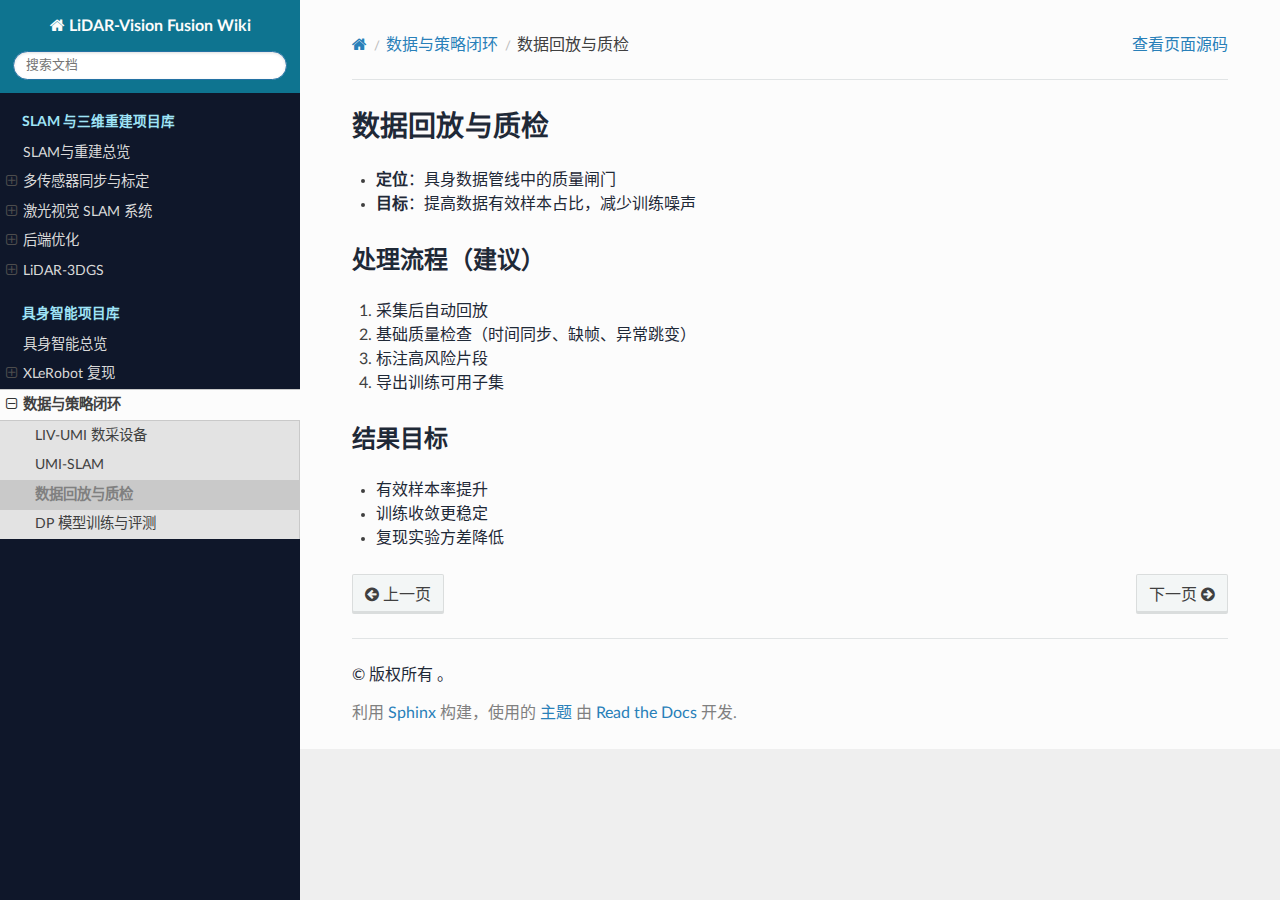
<file: liv-fusion-wiki/embodied/data-replay-qc.html>
<!DOCTYPE html>
<html class="writer-html5" lang="zh-CN" >
<head>
  <meta charset="utf-8" /><meta name="generator" content="Docutils 0.18.1: http://docutils.sourceforge.net/" />

  <meta name="viewport" content="width=device-width, initial-scale=1.0" />
  <title>数据回放与质检 &mdash; LiDAR-Vision Fusion Wiki 0.2 文档</title>
      <link rel="stylesheet" href="../_static/pygments.css" type="text/css" />
      <link rel="stylesheet" href="../_static/css/theme.css" type="text/css" />
      <link rel="stylesheet" href="../_static/custom.css" type="text/css" />
  <!--[if lt IE 9]>
    <script src="../_static/js/html5shiv.min.js"></script>
  <![endif]-->
  
        <script src="../_static/jquery.js?v=5d32c60e"></script>
        <script src="../_static/_sphinx_javascript_frameworks_compat.js?v=2cd50e6c"></script>
        <script data-url_root="../" id="documentation_options" src="../_static/documentation_options.js?v=33fe0fa7"></script>
        <script src="../_static/doctools.js?v=888ff710"></script>
        <script src="../_static/sphinx_highlight.js?v=4825356b"></script>
        <script src="../_static/translations.js?v=beaddf03"></script>
    <script src="../_static/js/theme.js"></script>
    <link rel="search" title="搜索" href="../search.html" />
    <link rel="next" title="DP 模型训练与评测" href="dp-training-eval.html" />
    <link rel="prev" title="UMI-SLAM" href="umi-slam.html" /> 
</head>

<body class="wy-body-for-nav"> 
  <div class="wy-grid-for-nav">
    <nav data-toggle="wy-nav-shift" class="wy-nav-side">
      <div class="wy-side-scroll">
        <div class="wy-side-nav-search"  style="background: #0e7490" >

          
          
          <a href="../index.html" class="icon icon-home">
            LiDAR-Vision Fusion Wiki
          </a>
<div role="search">
  <form id="rtd-search-form" class="wy-form" action="../search.html" method="get">
    <input type="text" name="q" placeholder="搜索文档" aria-label="搜索文档" />
    <input type="hidden" name="check_keywords" value="yes" />
    <input type="hidden" name="area" value="default" />
  </form>
</div>
        </div><div class="wy-menu wy-menu-vertical" data-spy="affix" role="navigation" aria-label="导航菜单">
<p class="caption" role="heading"><span class="caption-text">SLAM 与三维重建项目库</span></p>
<ul>
<li class="toctree-l1"><a class="reference internal" href="../projects/overview.html">SLAM与重建总览</a></li>
<li class="toctree-l1"><a class="reference internal" href="../projects/sensor-sync.html">多传感器同步与标定</a><ul>
<li class="toctree-l2"><a class="reference internal" href="../projects/liv-handheld.html">LIV-Handheld</a></li>
<li class="toctree-l2"><a class="reference internal" href="../projects/fast-calib.html">FAST-Calib</a></li>
</ul>
</li>
<li class="toctree-l1"><a class="reference internal" href="../projects/livo-slam.html">激光视觉 SLAM 系统</a><ul>
<li class="toctree-l2"><a class="reference internal" href="../projects/fast-livo1.html">FAST-LIVO1</a></li>
<li class="toctree-l2"><a class="reference internal" href="../projects/fast-livo2.html">FAST-LIVO2</a></li>
<li class="toctree-l2"><a class="reference internal" href="../projects/camvox.html">CamVox</a></li>
</ul>
</li>
<li class="toctree-l1"><a class="reference internal" href="../projects/backend-global.html">后端优化</a><ul>
<li class="toctree-l2"><a class="reference internal" href="../projects/global-lvba.html">Global-LVBA</a></li>
<li class="toctree-l2"><a class="reference internal" href="../projects/liv-rtk-fusion.html">RTK-Fusion</a></li>
</ul>
</li>
<li class="toctree-l1"><a class="reference internal" href="../projects/lidar-3dgs.html">LiDAR-3DGS</a><ul>
<li class="toctree-l2"><a class="reference internal" href="../projects/liv-gaussmap.html">LIV-GaussMap</a></li>
<li class="toctree-l2"><a class="reference internal" href="../projects/gs-livo.html">GS-LIVO</a></li>
</ul>
</li>
</ul>
<p class="caption" role="heading"><span class="caption-text">具身智能项目库</span></p>
<ul class="current">
<li class="toctree-l1"><a class="reference internal" href="overview.html">具身智能总览</a></li>
<li class="toctree-l1"><a class="reference internal" href="xlerobot-track.html">XLeRobot 复现</a><ul>
<li class="toctree-l2"><a class="reference internal" href="xlerobot-mech-electrical.html">机械与电控系统</a></li>
<li class="toctree-l2"><a class="reference internal" href="xlerobot-teleop-act.html">遥操与 ACT 训练</a></li>
</ul>
</li>
<li class="toctree-l1 current"><a class="reference internal" href="data-policy-loop.html">数据与策略闭环</a><ul class="current">
<li class="toctree-l2"><a class="reference internal" href="liv-umi.html">LIV-UMI 数采设备</a></li>
<li class="toctree-l2"><a class="reference internal" href="umi-slam.html">UMI-SLAM</a></li>
<li class="toctree-l2 current"><a class="current reference internal" href="#">数据回放与质检</a></li>
<li class="toctree-l2"><a class="reference internal" href="dp-training-eval.html">DP 模型训练与评测</a></li>
</ul>
</li>
</ul>

        </div>
      </div>
    </nav>

    <section data-toggle="wy-nav-shift" class="wy-nav-content-wrap"><nav class="wy-nav-top" aria-label="移动版导航菜单"  style="background: #0e7490" >
          <i data-toggle="wy-nav-top" class="fa fa-bars"></i>
          <a href="../index.html">LiDAR-Vision Fusion Wiki</a>
      </nav>

      <div class="wy-nav-content">
        <div class="rst-content">
          <div role="navigation" aria-label="页面导航">
  <ul class="wy-breadcrumbs">
      <li><a href="../index.html" class="icon icon-home" aria-label="Home"></a></li>
          <li class="breadcrumb-item"><a href="data-policy-loop.html">数据与策略闭环</a></li>
      <li class="breadcrumb-item active">数据回放与质检</li>
      <li class="wy-breadcrumbs-aside">
            <a href="../_sources/embodied/data-replay-qc.md" rel="nofollow"> 查看页面源码</a>
      </li>
  </ul>
  <hr/>
</div>
          <div role="main" class="document" itemscope="itemscope" itemtype="http://schema.org/Article">
           <div itemprop="articleBody">
             
  <section class="tex2jax_ignore mathjax_ignore" id="id1">
<h1>数据回放与质检<a class="headerlink" href="#id1" title="此标题的永久链接"></a></h1>
<ul class="simple">
<li><p><strong>定位</strong>：具身数据管线中的质量闸门</p></li>
<li><p><strong>目标</strong>：提高数据有效样本占比，减少训练噪声</p></li>
</ul>
<section id="id2">
<h2>处理流程（建议）<a class="headerlink" href="#id2" title="此标题的永久链接"></a></h2>
<ol class="arabic simple">
<li><p>采集后自动回放</p></li>
<li><p>基础质量检查（时间同步、缺帧、异常跳变）</p></li>
<li><p>标注高风险片段</p></li>
<li><p>导出训练可用子集</p></li>
</ol>
</section>
<section id="id3">
<h2>结果目标<a class="headerlink" href="#id3" title="此标题的永久链接"></a></h2>
<ul class="simple">
<li><p>有效样本率提升</p></li>
<li><p>训练收敛更稳定</p></li>
<li><p>复现实验方差降低</p></li>
</ul>
</section>
</section>


           </div>
          </div>
          <footer><div class="rst-footer-buttons" role="navigation" aria-label="页脚">
        <a href="umi-slam.html" class="btn btn-neutral float-left" title="UMI-SLAM" accesskey="p" rel="prev"><span class="fa fa-arrow-circle-left" aria-hidden="true"></span> 上一页</a>
        <a href="dp-training-eval.html" class="btn btn-neutral float-right" title="DP 模型训练与评测" accesskey="n" rel="next">下一页 <span class="fa fa-arrow-circle-right" aria-hidden="true"></span></a>
    </div>

  <hr/>

  <div role="contentinfo">
    <p>&#169; 版权所有 。</p>
  </div>

  利用 <a href="https://www.sphinx-doc.org/">Sphinx</a> 构建，使用的 
    <a href="https://github.com/readthedocs/sphinx_rtd_theme">主题</a>
    由 <a href="https://readthedocs.org">Read the Docs</a> 开发.
   

</footer>
        </div>
      </div>
    </section>
  </div>
  <script>
      jQuery(function () {
          SphinxRtdTheme.Navigation.enable(true);
      });
  </script> 

</body>
</html>
</file>
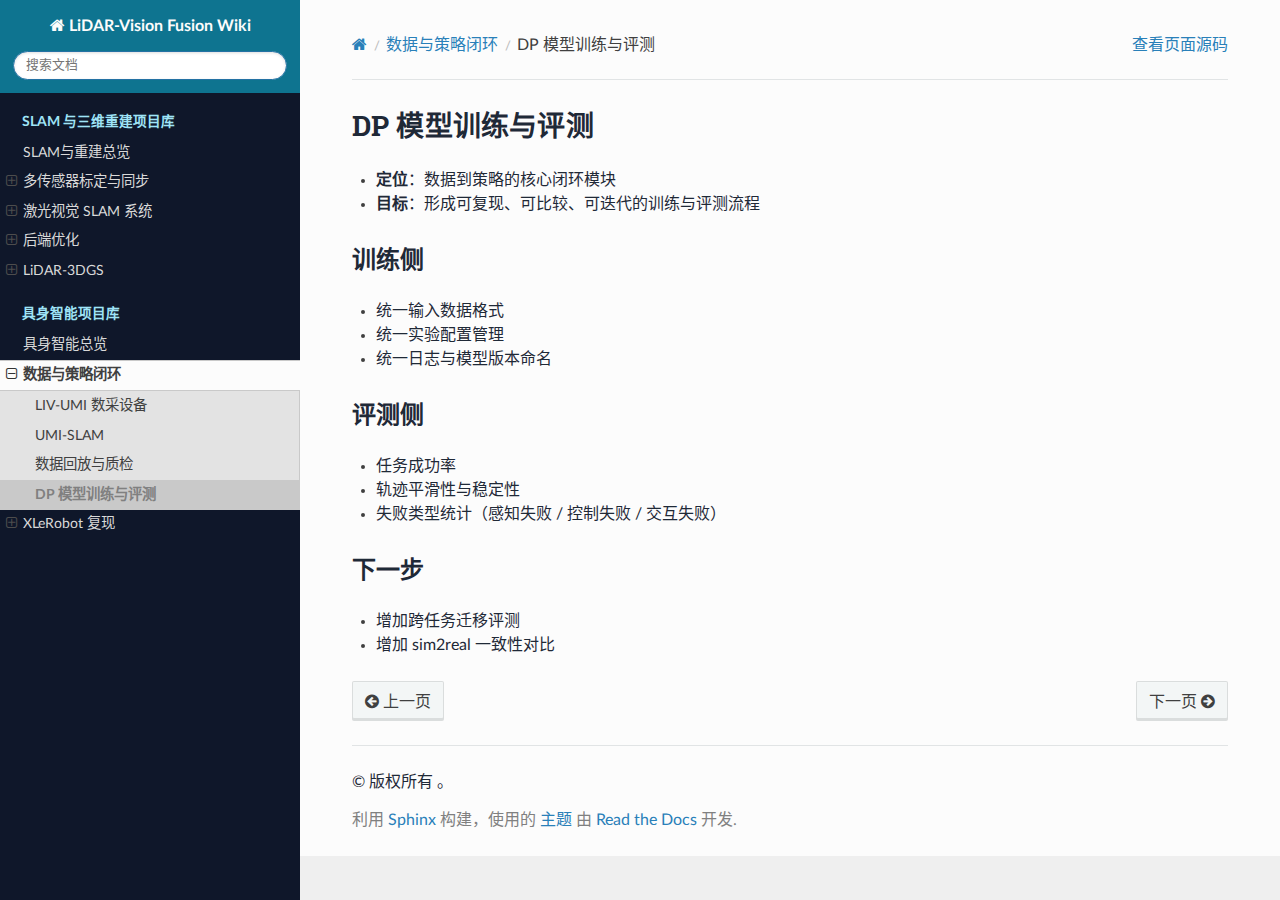
<file: liv-fusion-wiki/embodied/dp-training-eval.html>
<!DOCTYPE html>
<html class="writer-html5" lang="zh-CN" >
<head>
  <meta charset="utf-8" /><meta name="generator" content="Docutils 0.18.1: http://docutils.sourceforge.net/" />

  <meta name="viewport" content="width=device-width, initial-scale=1.0" />
  <title>DP 模型训练与评测 &mdash; LiDAR-Vision Fusion Wiki 0.2 文档</title>
      <link rel="stylesheet" href="../_static/pygments.css" type="text/css" />
      <link rel="stylesheet" href="../_static/css/theme.css" type="text/css" />
      <link rel="stylesheet" href="../_static/custom.css" type="text/css" />
  <!--[if lt IE 9]>
    <script src="../_static/js/html5shiv.min.js"></script>
  <![endif]-->
  
        <script src="../_static/jquery.js?v=5d32c60e"></script>
        <script src="../_static/_sphinx_javascript_frameworks_compat.js?v=2cd50e6c"></script>
        <script data-url_root="../" id="documentation_options" src="../_static/documentation_options.js?v=33fe0fa7"></script>
        <script src="../_static/doctools.js?v=888ff710"></script>
        <script src="../_static/sphinx_highlight.js?v=4825356b"></script>
        <script src="../_static/translations.js?v=beaddf03"></script>
    <script src="../_static/js/theme.js"></script>
    <link rel="search" title="搜索" href="../search.html" />
    <link rel="next" title="XLeRobot 复现" href="xlerobot-track.html" />
    <link rel="prev" title="数据回放与质检" href="data-replay-qc.html" /> 
</head>

<body class="wy-body-for-nav"> 
  <div class="wy-grid-for-nav">
    <nav data-toggle="wy-nav-shift" class="wy-nav-side">
      <div class="wy-side-scroll">
        <div class="wy-side-nav-search"  style="background: #0e7490" >

          
          
          <a href="../index.html" class="icon icon-home">
            LiDAR-Vision Fusion Wiki
          </a>
<div role="search">
  <form id="rtd-search-form" class="wy-form" action="../search.html" method="get">
    <input type="text" name="q" placeholder="搜索文档" aria-label="搜索文档" />
    <input type="hidden" name="check_keywords" value="yes" />
    <input type="hidden" name="area" value="default" />
  </form>
</div>
        </div><div class="wy-menu wy-menu-vertical" data-spy="affix" role="navigation" aria-label="导航菜单">
<p class="caption" role="heading"><span class="caption-text">SLAM 与三维重建项目库</span></p>
<ul>
<li class="toctree-l1"><a class="reference internal" href="../projects/overview.html">SLAM与重建总览</a></li>
<li class="toctree-l1"><a class="reference internal" href="../projects/sensor-sync.html">多传感器标定与同步</a><ul>
<li class="toctree-l2"><a class="reference internal" href="../projects/liv-handheld.html">LIV-Handheld</a></li>
<li class="toctree-l2"><a class="reference internal" href="../projects/fast-calib.html">FAST-Calib</a></li>
</ul>
</li>
<li class="toctree-l1"><a class="reference internal" href="../projects/livo-slam.html">激光视觉 SLAM 系统</a><ul>
<li class="toctree-l2"><a class="reference internal" href="../projects/fast-livo1.html">FAST-LIVO1</a></li>
<li class="toctree-l2"><a class="reference internal" href="../projects/fast-livo2.html">FAST-LIVO2</a></li>
<li class="toctree-l2"><a class="reference internal" href="../projects/camvox.html">CamVox</a></li>
</ul>
</li>
<li class="toctree-l1"><a class="reference internal" href="../projects/backend-global.html">后端优化</a><ul>
<li class="toctree-l2"><a class="reference internal" href="../projects/global-lvba.html">Global-LVBA</a></li>
<li class="toctree-l2"><a class="reference internal" href="../projects/liv-rtk-fusion.html">RTK-Fusion</a></li>
</ul>
</li>
<li class="toctree-l1"><a class="reference internal" href="../projects/lidar-3dgs.html">LiDAR-3DGS</a><ul>
<li class="toctree-l2"><a class="reference internal" href="../projects/liv-gaussmap.html">LIV-GaussMap</a></li>
<li class="toctree-l2"><a class="reference internal" href="../projects/gs-livo.html">GS-LIVO</a></li>
</ul>
</li>
</ul>
<p class="caption" role="heading"><span class="caption-text">具身智能项目库</span></p>
<ul class="current">
<li class="toctree-l1"><a class="reference internal" href="overview.html">具身智能总览</a></li>
<li class="toctree-l1 current"><a class="reference internal" href="data-policy-loop.html">数据与策略闭环</a><ul class="current">
<li class="toctree-l2"><a class="reference internal" href="liv-umi.html">LIV-UMI 数采设备</a></li>
<li class="toctree-l2"><a class="reference internal" href="umi-slam.html">UMI-SLAM</a></li>
<li class="toctree-l2"><a class="reference internal" href="data-replay-qc.html">数据回放与质检</a></li>
<li class="toctree-l2 current"><a class="current reference internal" href="#">DP 模型训练与评测</a></li>
</ul>
</li>
<li class="toctree-l1"><a class="reference internal" href="xlerobot-track.html">XLeRobot 复现</a><ul>
<li class="toctree-l2"><a class="reference internal" href="xlerobot-mech-electrical.html">机械结构&amp;电控</a></li>
<li class="toctree-l2"><a class="reference internal" href="xlerobot-teleop-act.html">遥操&amp;ACT</a></li>
</ul>
</li>
</ul>

        </div>
      </div>
    </nav>

    <section data-toggle="wy-nav-shift" class="wy-nav-content-wrap"><nav class="wy-nav-top" aria-label="移动版导航菜单"  style="background: #0e7490" >
          <i data-toggle="wy-nav-top" class="fa fa-bars"></i>
          <a href="../index.html">LiDAR-Vision Fusion Wiki</a>
      </nav>

      <div class="wy-nav-content">
        <div class="rst-content">
          <div role="navigation" aria-label="页面导航">
  <ul class="wy-breadcrumbs">
      <li><a href="../index.html" class="icon icon-home" aria-label="Home"></a></li>
          <li class="breadcrumb-item"><a href="data-policy-loop.html">数据与策略闭环</a></li>
      <li class="breadcrumb-item active">DP 模型训练与评测</li>
      <li class="wy-breadcrumbs-aside">
            <a href="../_sources/embodied/dp-training-eval.md" rel="nofollow"> 查看页面源码</a>
      </li>
  </ul>
  <hr/>
</div>
          <div role="main" class="document" itemscope="itemscope" itemtype="http://schema.org/Article">
           <div itemprop="articleBody">
             
  <section class="tex2jax_ignore mathjax_ignore" id="dp">
<h1>DP 模型训练与评测<a class="headerlink" href="#dp" title="此标题的永久链接"></a></h1>
<ul class="simple">
<li><p><strong>定位</strong>：数据到策略的核心闭环模块</p></li>
<li><p><strong>目标</strong>：形成可复现、可比较、可迭代的训练与评测流程</p></li>
</ul>
<section id="id1">
<h2>训练侧<a class="headerlink" href="#id1" title="此标题的永久链接"></a></h2>
<ul class="simple">
<li><p>统一输入数据格式</p></li>
<li><p>统一实验配置管理</p></li>
<li><p>统一日志与模型版本命名</p></li>
</ul>
</section>
<section id="id2">
<h2>评测侧<a class="headerlink" href="#id2" title="此标题的永久链接"></a></h2>
<ul class="simple">
<li><p>任务成功率</p></li>
<li><p>轨迹平滑性与稳定性</p></li>
<li><p>失败类型统计（感知失败 / 控制失败 / 交互失败）</p></li>
</ul>
</section>
<section id="id3">
<h2>下一步<a class="headerlink" href="#id3" title="此标题的永久链接"></a></h2>
<ul class="simple">
<li><p>增加跨任务迁移评测</p></li>
<li><p>增加 sim2real 一致性对比</p></li>
</ul>
</section>
</section>


           </div>
          </div>
          <footer><div class="rst-footer-buttons" role="navigation" aria-label="页脚">
        <a href="data-replay-qc.html" class="btn btn-neutral float-left" title="数据回放与质检" accesskey="p" rel="prev"><span class="fa fa-arrow-circle-left" aria-hidden="true"></span> 上一页</a>
        <a href="xlerobot-track.html" class="btn btn-neutral float-right" title="XLeRobot 复现" accesskey="n" rel="next">下一页 <span class="fa fa-arrow-circle-right" aria-hidden="true"></span></a>
    </div>

  <hr/>

  <div role="contentinfo">
    <p>&#169; 版权所有 。</p>
  </div>

  利用 <a href="https://www.sphinx-doc.org/">Sphinx</a> 构建，使用的 
    <a href="https://github.com/readthedocs/sphinx_rtd_theme">主题</a>
    由 <a href="https://readthedocs.org">Read the Docs</a> 开发.
   

</footer>
        </div>
      </div>
    </section>
  </div>
  <script>
      jQuery(function () {
          SphinxRtdTheme.Navigation.enable(true);
      });
  </script> 

</body>
</html>
</file>
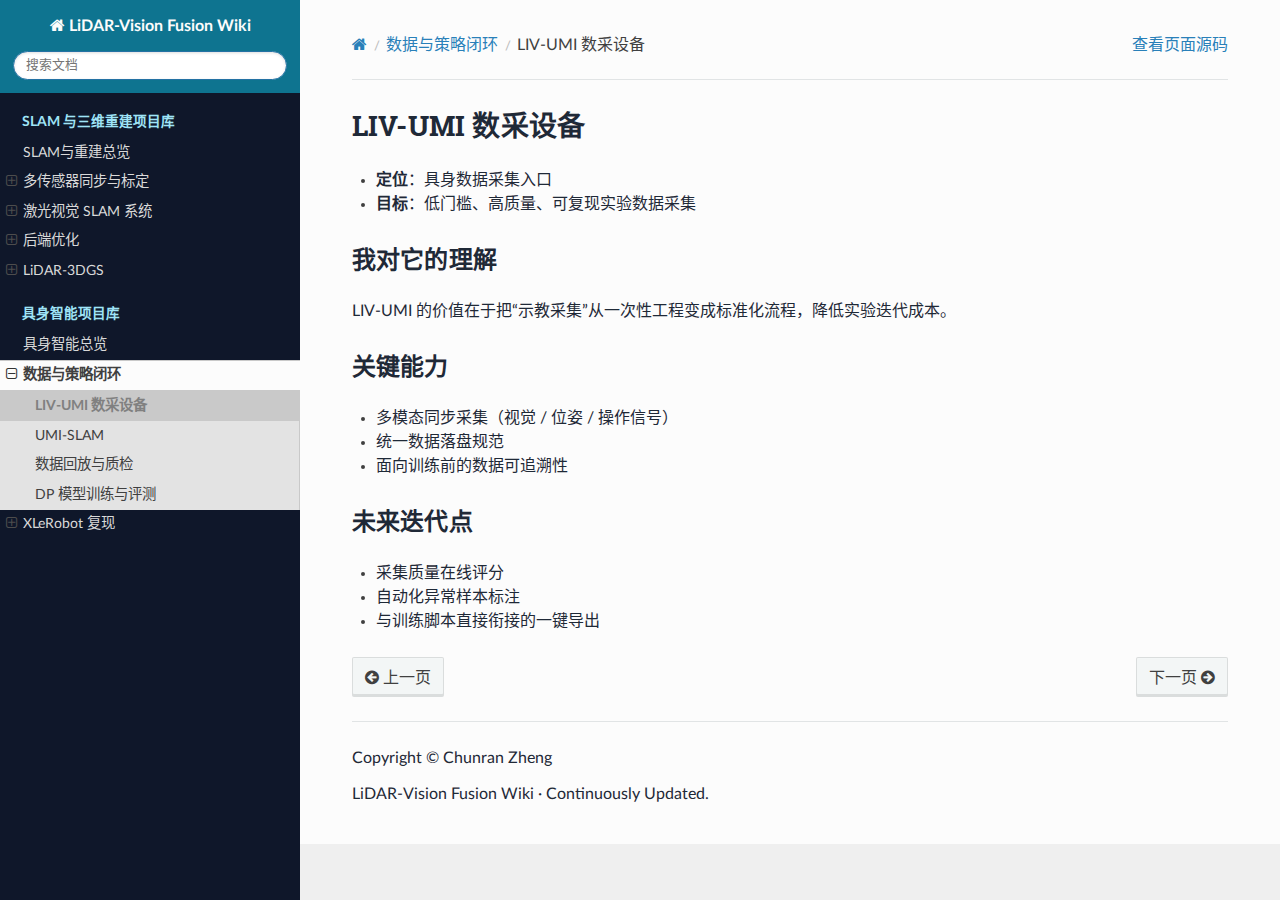
<file: liv-fusion-wiki/embodied/liv-umi.html>
<!DOCTYPE html>

<html class="writer-html5" lang="zh-CN">
<head>
<meta charset="utf-8"/><meta content="Docutils 0.18.1: http://docutils.sourceforge.net/" name="generator"/>
<meta content="width=device-width, initial-scale=1.0" name="viewport"/>
<title>LIV-UMI 数采设备 — LiDAR-Vision Fusion Wiki 0.2 文档</title>
<link href="../_static/pygments.css" rel="stylesheet" type="text/css"/>
<link href="../_static/css/theme.css" rel="stylesheet" type="text/css"/>
<link href="../_static/custom.css" rel="stylesheet" type="text/css"/>
<!--[if lt IE 9]>
    <script src="../_static/js/html5shiv.min.js"></script>
  <![endif]-->
<script src="../_static/jquery.js?v=5d32c60e"></script>
<script src="../_static/_sphinx_javascript_frameworks_compat.js?v=2cd50e6c"></script>
<script data-url_root="../" id="documentation_options" src="../_static/documentation_options.js?v=33fe0fa7"></script>
<script src="../_static/doctools.js?v=888ff710"></script>
<script src="../_static/sphinx_highlight.js?v=4825356b"></script>
<script src="../_static/translations.js?v=beaddf03"></script>
<script src="../_static/js/theme.js"></script>
<link href="../search.html" rel="search" title="搜索"/>
<link href="umi-slam.html" rel="next" title="UMI-SLAM"/>
<link href="data-policy-loop.html" rel="prev" title="数据与策略闭环"/>
</head>
<body class="wy-body-for-nav">
<div class="wy-grid-for-nav">
<nav class="wy-nav-side" data-toggle="wy-nav-shift">
<div class="wy-side-scroll">
<div class="wy-side-nav-search" style="background: #0e7490">
<a class="icon icon-home" href="../index.html">
            LiDAR-Vision Fusion Wiki
          </a>
<div role="search">
<form action="../search.html" class="wy-form" id="rtd-search-form" method="get">
<input aria-label="搜索文档" name="q" placeholder="搜索文档" type="text"/>
<input name="check_keywords" type="hidden" value="yes"/>
<input name="area" type="hidden" value="default"/>
</form>
</div>
</div><div aria-label="导航菜单" class="wy-menu wy-menu-vertical" data-spy="affix" role="navigation">
<p class="caption" role="heading"><span class="caption-text">SLAM 与三维重建项目库</span></p>
<ul>
<li class="toctree-l1"><a class="reference internal" href="../projects/overview.html">SLAM与重建总览</a></li>
<li class="toctree-l1"><a class="reference internal" href="../projects/sensor-sync.html">多传感器同步与标定</a><ul>
<li class="toctree-l2"><a class="reference internal" href="../projects/liv-handheld.html">LIV-Handheld</a></li>
<li class="toctree-l2"><a class="reference internal" href="../projects/fast-calib.html">FAST-Calib</a></li>
</ul>
</li>
<li class="toctree-l1"><a class="reference internal" href="../projects/livo-slam.html">激光视觉 SLAM 系统</a><ul>
<li class="toctree-l2"><a class="reference internal" href="../projects/fast-livo1.html">FAST-LIVO</a></li>
<li class="toctree-l2"><a class="reference internal" href="../projects/fast-livo2.html">FAST-LIVO2</a></li>
<li class="toctree-l2"><a class="reference internal" href="../projects/camvox.html">CamVox</a></li>
</ul>
</li>
<li class="toctree-l1"><a class="reference internal" href="../projects/backend-global.html">后端优化</a><ul>
<li class="toctree-l2"><a class="reference internal" href="../projects/global-lvba.html">Global-LVBA</a></li>
<li class="toctree-l2"><a class="reference internal" href="../projects/liv-rtk-fusion.html">RTK-Fusion</a></li>
</ul>
</li>
<li class="toctree-l1"><a class="reference internal" href="../projects/lidar-3dgs.html">LiDAR-3DGS</a><ul>
<li class="toctree-l2"><a class="reference internal" href="../projects/liv-gaussmap.html">LIV-GaussMap</a></li>
<li class="toctree-l2"><a class="reference internal" href="../projects/gs-livo.html">GS-LIVO</a></li>
</ul>
</li>
</ul>
<p class="caption" role="heading"><span class="caption-text">具身智能项目库</span></p>
<ul class="current"><li class="toctree-l1"><a class="reference internal" href="overview.html">具身智能总览</a></li><li class="toctree-l1 current"><a class="reference internal" href="data-policy-loop.html">数据与策略闭环</a><ul class="current">
<li class="toctree-l2 current"><a class="current reference internal" href="#">LIV-UMI 数采设备</a></li>
<li class="toctree-l2"><a class="reference internal" href="umi-slam.html">UMI-SLAM</a></li>
<li class="toctree-l2"><a class="reference internal" href="data-replay-qc.html">数据回放与质检</a></li>
<li class="toctree-l2"><a class="reference internal" href="dp-training-eval.html">DP 模型训练与评测</a></li>
</ul>
</li><li class="toctree-l1"><a class="reference internal" href="xlerobot-track.html">XLeRobot 复现</a><ul>
<li class="toctree-l2"><a class="reference internal" href="xlerobot-mech-electrical.html">机械与电控系统</a></li>
<li class="toctree-l2"><a class="reference internal" href="xlerobot-teleop-act.html">遥操与 ACT 训练</a></li>
</ul>
</li></ul>
</div>
</div>
</nav>
<section class="wy-nav-content-wrap" data-toggle="wy-nav-shift"><nav aria-label="移动版导航菜单" class="wy-nav-top" style="background: #0e7490">
<i class="fa fa-bars" data-toggle="wy-nav-top"></i>
<a href="../index.html">LiDAR-Vision Fusion Wiki</a>
</nav>
<div class="wy-nav-content">
<div class="rst-content">
<div aria-label="页面导航" role="navigation">
<ul class="wy-breadcrumbs">
<li><a aria-label="Home" class="icon icon-home" href="../index.html"></a></li>
<li class="breadcrumb-item"><a href="data-policy-loop.html">数据与策略闭环</a></li>
<li class="breadcrumb-item active">LIV-UMI 数采设备</li>
<li class="wy-breadcrumbs-aside">
<a href="../_sources/embodied/liv-umi.md" rel="nofollow"> 查看页面源码</a>
</li>
</ul>
<hr/>
</div>
<div class="document" itemscope="itemscope" itemtype="http://schema.org/Article" role="main">
<div itemprop="articleBody">
<section class="tex2jax_ignore mathjax_ignore" id="liv-umi">
<h1>LIV-UMI 数采设备<a class="headerlink" href="#liv-umi" title="此标题的永久链接"></a></h1>
<ul class="simple">
<li><p><strong>定位</strong>：具身数据采集入口</p></li>
<li><p><strong>目标</strong>：低门槛、高质量、可复现实验数据采集</p></li>
</ul>
<section id="id1">
<h2>我对它的理解<a class="headerlink" href="#id1" title="此标题的永久链接"></a></h2>
<p>LIV-UMI 的价值在于把“示教采集”从一次性工程变成标准化流程，降低实验迭代成本。</p>
</section>
<section id="id2">
<h2>关键能力<a class="headerlink" href="#id2" title="此标题的永久链接"></a></h2>
<ul class="simple">
<li><p>多模态同步采集（视觉 / 位姿 / 操作信号）</p></li>
<li><p>统一数据落盘规范</p></li>
<li><p>面向训练前的数据可追溯性</p></li>
</ul>
</section>
<section id="id3">
<h2>未来迭代点<a class="headerlink" href="#id3" title="此标题的永久链接"></a></h2>
<ul class="simple">
<li><p>采集质量在线评分</p></li>
<li><p>自动化异常样本标注</p></li>
<li><p>与训练脚本直接衔接的一键导出</p></li>
</ul>
</section>
</section>
</div>
</div>
<footer><div aria-label="页脚" class="rst-footer-buttons" role="navigation">
<a accesskey="p" class="btn btn-neutral float-left" href="data-policy-loop.html" rel="prev" title="数据与策略闭环"><span aria-hidden="true" class="fa fa-arrow-circle-left"></span> 上一页</a>
<a accesskey="n" class="btn btn-neutral float-right" href="umi-slam.html" rel="next" title="UMI-SLAM">下一页 <span aria-hidden="true" class="fa fa-arrow-circle-right"></span></a>
</div>
<hr/>
<div role="contentinfo">
<p>Copyright © Chunran Zheng</p>
</div>
<p>LiDAR-Vision Fusion Wiki · Continuously Updated.</p>
</footer>
</div>
</div>
</section>
</div>
<script>
      jQuery(function () {
          SphinxRtdTheme.Navigation.enable(true);
      });
  </script>
</body>
</html>
</file>
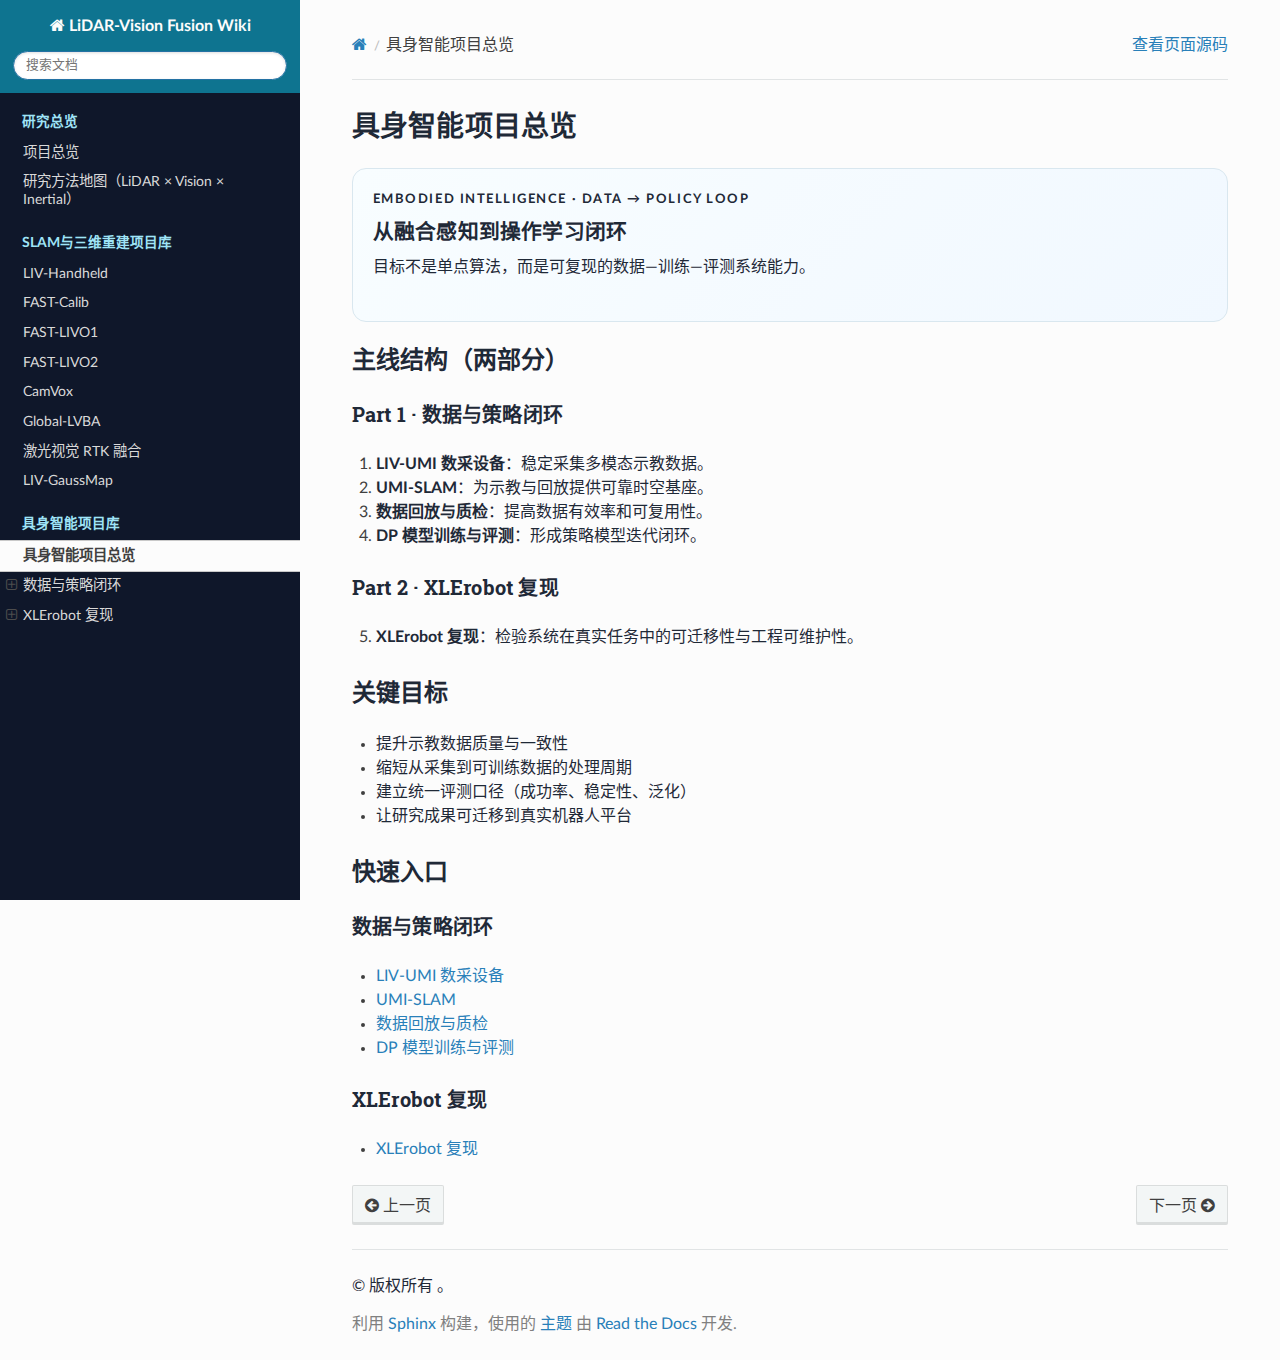
<file: liv-fusion-wiki/embodied/overview.html>
<!DOCTYPE html>
<html class="writer-html5" lang="zh-CN" >
<head>
  <meta charset="utf-8" /><meta name="generator" content="Docutils 0.18.1: http://docutils.sourceforge.net/" />

  <meta name="viewport" content="width=device-width, initial-scale=1.0" />
  <title>具身智能项目总览 &mdash; LiDAR-Vision Fusion Wiki 0.2 文档</title>
      <link rel="stylesheet" href="../_static/pygments.css" type="text/css" />
      <link rel="stylesheet" href="../_static/css/theme.css" type="text/css" />
      <link rel="stylesheet" href="../_static/custom.css" type="text/css" />
  <!--[if lt IE 9]>
    <script src="../_static/js/html5shiv.min.js"></script>
  <![endif]-->
  
        <script src="../_static/jquery.js?v=5d32c60e"></script>
        <script src="../_static/_sphinx_javascript_frameworks_compat.js?v=2cd50e6c"></script>
        <script data-url_root="../" id="documentation_options" src="../_static/documentation_options.js?v=33fe0fa7"></script>
        <script src="../_static/doctools.js?v=888ff710"></script>
        <script src="../_static/sphinx_highlight.js?v=4825356b"></script>
        <script src="../_static/translations.js?v=beaddf03"></script>
    <script src="../_static/js/theme.js"></script>
    <link rel="index" title="索引" href="../genindex.html" />
    <link rel="search" title="搜索" href="../search.html" />
    <link rel="next" title="数据与策略闭环" href="data-policy-loop.html" />
    <link rel="prev" title="LIV-GaussMap" href="../projects/liv-gaussmap.html" /> 
</head>

<body class="wy-body-for-nav"> 
  <div class="wy-grid-for-nav">
    <nav data-toggle="wy-nav-shift" class="wy-nav-side">
      <div class="wy-side-scroll">
        <div class="wy-side-nav-search"  style="background: #0e7490" >

          
          
          <a href="../index.html" class="icon icon-home">
            LiDAR-Vision Fusion Wiki
          </a>
<div role="search">
  <form id="rtd-search-form" class="wy-form" action="../search.html" method="get">
    <input type="text" name="q" placeholder="搜索文档" aria-label="搜索文档" />
    <input type="hidden" name="check_keywords" value="yes" />
    <input type="hidden" name="area" value="default" />
  </form>
</div>
        </div><div class="wy-menu wy-menu-vertical" data-spy="affix" role="navigation" aria-label="导航菜单">
              <p class="caption" role="heading"><span class="caption-text">研究总览</span></p>
<ul>
<li class="toctree-l1"><a class="reference internal" href="../projects/overview.html">项目总览</a></li>
<li class="toctree-l1"><a class="reference internal" href="../methodology/research_map.html">研究方法地图（LiDAR × Vision × Inertial）</a></li>
</ul>
<p class="caption" role="heading"><span class="caption-text">slam与三维重建项目库</span></p>
<ul>
<li class="toctree-l1"><a class="reference internal" href="../projects/liv-handheld.html">LIV-Handheld</a></li>
<li class="toctree-l1"><a class="reference internal" href="../projects/fast-calib.html">FAST-Calib</a></li>
<li class="toctree-l1"><a class="reference internal" href="../projects/fast-livo1.html">FAST-LIVO1</a></li>
<li class="toctree-l1"><a class="reference internal" href="../projects/fast-livo2.html">FAST-LIVO2</a></li>
<li class="toctree-l1"><a class="reference internal" href="../projects/camvox.html">CamVox</a></li>
<li class="toctree-l1"><a class="reference internal" href="../projects/global-lvba.html">Global-LVBA</a></li>
<li class="toctree-l1"><a class="reference internal" href="../projects/liv-rtk-fusion.html">激光视觉 RTK 融合</a></li>
<li class="toctree-l1"><a class="reference internal" href="../projects/liv-gaussmap.html">LIV-GaussMap</a></li>
</ul>
<p class="caption" role="heading"><span class="caption-text">具身智能项目库</span></p>
<ul class="current">
<li class="toctree-l1 current"><a class="current reference internal" href="#">具身智能项目总览</a></li>
<li class="toctree-l1"><a class="reference internal" href="data-policy-loop.html">数据与策略闭环</a><ul>
<li class="toctree-l2"><a class="reference internal" href="liv-umi.html">LIV-UMI 数采设备</a></li>
<li class="toctree-l2"><a class="reference internal" href="umi-slam.html">UMI-SLAM</a></li>
<li class="toctree-l2"><a class="reference internal" href="data-replay-qc.html">数据回放与质检</a></li>
<li class="toctree-l2"><a class="reference internal" href="dp-training-eval.html">DP 模型训练与评测</a></li>
</ul>
</li>
<li class="toctree-l1"><a class="reference internal" href="xlerobot-track.html">XLErobot 复现</a><ul>
<li class="toctree-l2"><a class="reference internal" href="xlerobot-reproduction.html">XLErobot 复现</a></li>
</ul>
</li>
</ul>

        </div>
      </div>
    </nav>

    <section data-toggle="wy-nav-shift" class="wy-nav-content-wrap"><nav class="wy-nav-top" aria-label="移动版导航菜单"  style="background: #0e7490" >
          <i data-toggle="wy-nav-top" class="fa fa-bars"></i>
          <a href="../index.html">LiDAR-Vision Fusion Wiki</a>
      </nav>

      <div class="wy-nav-content">
        <div class="rst-content">
          <div role="navigation" aria-label="页面导航">
  <ul class="wy-breadcrumbs">
      <li><a href="../index.html" class="icon icon-home" aria-label="Home"></a></li>
      <li class="breadcrumb-item active">具身智能项目总览</li>
      <li class="wy-breadcrumbs-aside">
            <a href="../_sources/embodied/overview.md.txt" rel="nofollow"> 查看页面源码</a>
      </li>
  </ul>
  <hr/>
</div>
          <div role="main" class="document" itemscope="itemscope" itemtype="http://schema.org/Article">
           <div itemprop="articleBody">
             
  <section class="tex2jax_ignore mathjax_ignore" id="id1">
<h1>具身智能项目总览<a class="headerlink" href="#id1" title="此标题的永久链接"></a></h1>
<div class="hero-panel compact">
  <p class="hero-kicker">Embodied Intelligence · Data → Policy Loop</p>
  <h2>从融合感知到操作学习闭环</h2>
  <p>目标不是单点算法，而是可复现的数据—训练—评测系统能力。</p>
</div>
<section id="id2">
<h2>主线结构（两部分）<a class="headerlink" href="#id2" title="此标题的永久链接"></a></h2>
<section id="part-1">
<h3>Part 1 · 数据与策略闭环<a class="headerlink" href="#part-1" title="此标题的永久链接"></a></h3>
<ol class="arabic simple">
<li><p><strong>LIV-UMI 数采设备</strong>：稳定采集多模态示教数据。</p></li>
<li><p><strong>UMI-SLAM</strong>：为示教与回放提供可靠时空基座。</p></li>
<li><p><strong>数据回放与质检</strong>：提高数据有效率和可复用性。</p></li>
<li><p><strong>DP 模型训练与评测</strong>：形成策略模型迭代闭环。</p></li>
</ol>
</section>
<section id="part-2-xlerobot">
<h3>Part 2 · XLErobot 复现<a class="headerlink" href="#part-2-xlerobot" title="此标题的永久链接"></a></h3>
<ol class="arabic simple" start="5">
<li><p><strong>XLErobot 复现</strong>：检验系统在真实任务中的可迁移性与工程可维护性。</p></li>
</ol>
</section>
</section>
<section id="id3">
<h2>关键目标<a class="headerlink" href="#id3" title="此标题的永久链接"></a></h2>
<ul class="simple">
<li><p>提升示教数据质量与一致性</p></li>
<li><p>缩短从采集到可训练数据的处理周期</p></li>
<li><p>建立统一评测口径（成功率、稳定性、泛化）</p></li>
<li><p>让研究成果可迁移到真实机器人平台</p></li>
</ul>
</section>
<section id="id4">
<h2>快速入口<a class="headerlink" href="#id4" title="此标题的永久链接"></a></h2>
<section id="id5">
<h3>数据与策略闭环<a class="headerlink" href="#id5" title="此标题的永久链接"></a></h3>
<ul class="simple">
<li><p><a class="reference internal" href="liv-umi.html"><span class="std std-doc">LIV-UMI 数采设备</span></a></p></li>
<li><p><a class="reference internal" href="umi-slam.html"><span class="std std-doc">UMI-SLAM</span></a></p></li>
<li><p><a class="reference internal" href="data-replay-qc.html"><span class="std std-doc">数据回放与质检</span></a></p></li>
<li><p><a class="reference internal" href="dp-training-eval.html"><span class="std std-doc">DP 模型训练与评测</span></a></p></li>
</ul>
</section>
<section id="xlerobot">
<h3>XLErobot 复现<a class="headerlink" href="#xlerobot" title="此标题的永久链接"></a></h3>
<ul class="simple">
<li><p><a class="reference internal" href="xlerobot-reproduction.html"><span class="std std-doc">XLErobot 复现</span></a></p></li>
</ul>
</section>
</section>
</section>


           </div>
          </div>
          <footer><div class="rst-footer-buttons" role="navigation" aria-label="页脚">
        <a href="../projects/liv-gaussmap.html" class="btn btn-neutral float-left" title="LIV-GaussMap" accesskey="p" rel="prev"><span class="fa fa-arrow-circle-left" aria-hidden="true"></span> 上一页</a>
        <a href="data-policy-loop.html" class="btn btn-neutral float-right" title="数据与策略闭环" accesskey="n" rel="next">下一页 <span class="fa fa-arrow-circle-right" aria-hidden="true"></span></a>
    </div>

  <hr/>

  <div role="contentinfo">
    <p>&#169; 版权所有 。</p>
  </div>

  利用 <a href="https://www.sphinx-doc.org/">Sphinx</a> 构建，使用的 
    <a href="https://github.com/readthedocs/sphinx_rtd_theme">主题</a>
    由 <a href="https://readthedocs.org">Read the Docs</a> 开发.
   

</footer>
        </div>
      </div>
    </section>
  </div>
  <script>
      jQuery(function () {
          SphinxRtdTheme.Navigation.enable(true);
      });
  </script> 

</body>
</html>
</file>
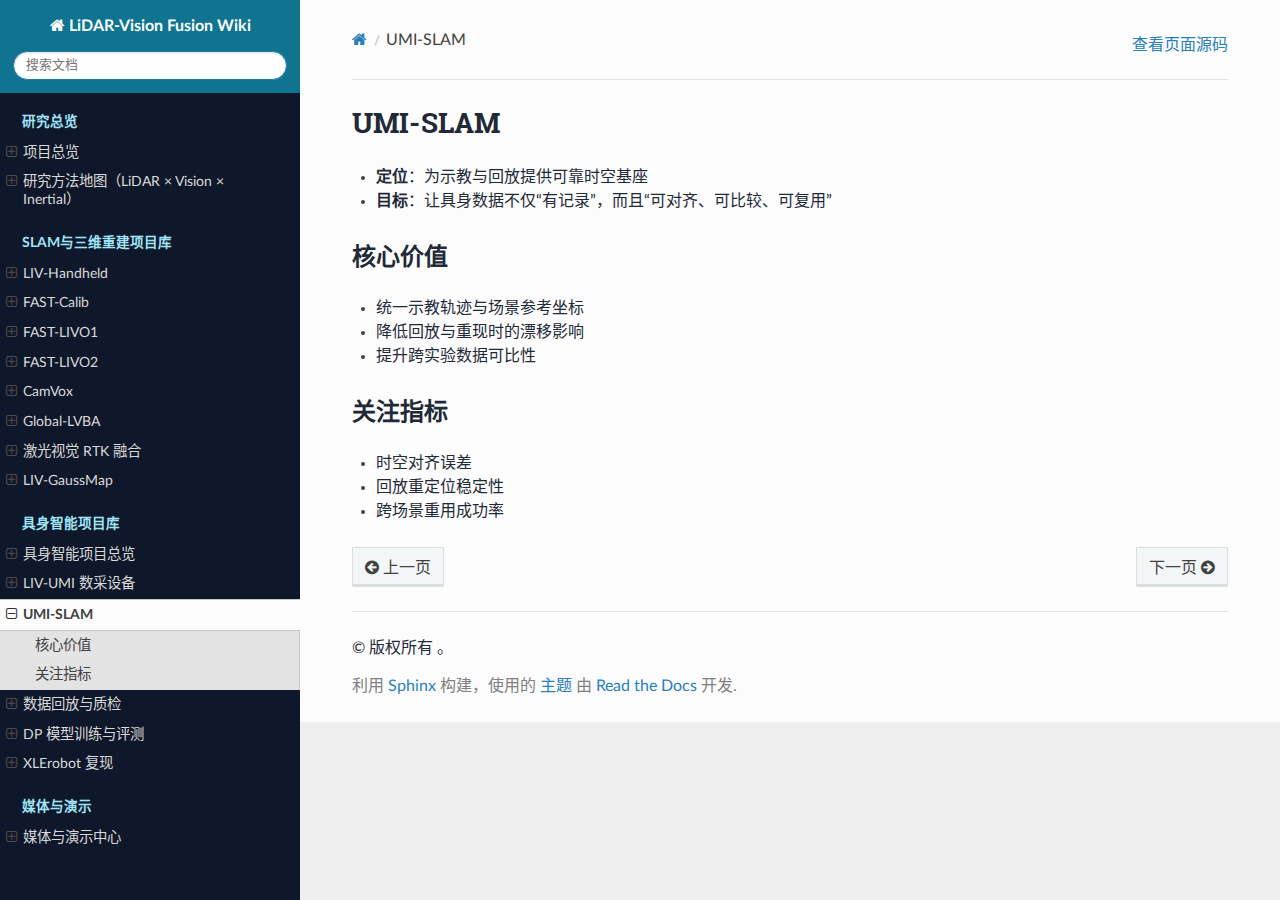
<file: liv-fusion-wiki/embodied/umi-slam.html>
<!DOCTYPE html>
<html class="writer-html5" lang="zh-CN" >
<head>
  <meta charset="utf-8" /><meta name="generator" content="Docutils 0.18.1: http://docutils.sourceforge.net/" />

  <meta name="viewport" content="width=device-width, initial-scale=1.0" />
  <title>UMI-SLAM &mdash; LiDAR-Vision Fusion Wiki 0.2 文档</title>
      <link rel="stylesheet" href="../_static/pygments.css" type="text/css" />
      <link rel="stylesheet" href="../_static/css/theme.css" type="text/css" />
      <link rel="stylesheet" href="../_static/custom.css" type="text/css" />
  <!--[if lt IE 9]>
    <script src="../_static/js/html5shiv.min.js"></script>
  <![endif]-->
  
        <script src="../_static/jquery.js?v=5d32c60e"></script>
        <script src="../_static/_sphinx_javascript_frameworks_compat.js?v=2cd50e6c"></script>
        <script data-url_root="../" id="documentation_options" src="../_static/documentation_options.js?v=33fe0fa7"></script>
        <script src="../_static/doctools.js?v=888ff710"></script>
        <script src="../_static/sphinx_highlight.js?v=4825356b"></script>
        <script src="../_static/translations.js?v=beaddf03"></script>
    <script src="../_static/js/theme.js"></script>
    <link rel="index" title="索引" href="../genindex.html" />
    <link rel="search" title="搜索" href="../search.html" />
    <link rel="next" title="数据回放与质检" href="data-replay-qc.html" />
    <link rel="prev" title="LIV-UMI 数采设备" href="liv-umi.html" /> 
</head>

<body class="wy-body-for-nav"> 
  <div class="wy-grid-for-nav">
    <nav data-toggle="wy-nav-shift" class="wy-nav-side">
      <div class="wy-side-scroll">
        <div class="wy-side-nav-search"  style="background: #0e7490" >

          
          
          <a href="../index.html" class="icon icon-home">
            LiDAR-Vision Fusion Wiki
          </a>
<div role="search">
  <form id="rtd-search-form" class="wy-form" action="../search.html" method="get">
    <input type="text" name="q" placeholder="搜索文档" aria-label="搜索文档" />
    <input type="hidden" name="check_keywords" value="yes" />
    <input type="hidden" name="area" value="default" />
  </form>
</div>
        </div><div class="wy-menu wy-menu-vertical" data-spy="affix" role="navigation" aria-label="导航菜单">
              <p class="caption" role="heading"><span class="caption-text">研究总览</span></p>
<ul>
<li class="toctree-l1"><a class="reference internal" href="../projects/overview.html">项目总览</a><ul>
<li class="toctree-l2"><a class="reference internal" href="../projects/overview.html#id2">一句话目标</a></li>
<li class="toctree-l2"><a class="reference internal" href="../projects/overview.html#id3">项目状态（卡片版）</a></li>
<li class="toctree-l2"><a class="reference internal" href="../projects/overview.html#engineering-research">研究主线（Engineering + Research）</a></li>
<li class="toctree-l2"><a class="reference internal" href="../projects/overview.html#id4">我关心的核心问题</a></li>
<li class="toctree-l2"><a class="reference internal" href="../projects/overview.html#id5">快速入口</a></li>
<li class="toctree-l2"><a class="reference internal" href="../projects/overview.html#id6">研究资产索引</a></li>
</ul>
</li>
<li class="toctree-l1"><a class="reference internal" href="../methodology/research_map.html">研究方法地图（LiDAR × Vision × Inertial）</a><ul>
<li class="toctree-l2"><a class="reference internal" href="../methodology/research_map.html#id1">1) 系统分层</a></li>
<li class="toctree-l2"><a class="reference internal" href="../methodology/research_map.html#id2">2) 关键技术轴</a><ul>
<li class="toctree-l3"><a class="reference internal" href="../methodology/research_map.html#a">A. 实时性</a></li>
<li class="toctree-l3"><a class="reference internal" href="../methodology/research_map.html#b">B. 一致性</a></li>
<li class="toctree-l3"><a class="reference internal" href="../methodology/research_map.html#c">C. 成本可控</a></li>
<li class="toctree-l3"><a class="reference internal" href="../methodology/research_map.html#d">D. 可扩展性</a></li>
</ul>
</li>
<li class="toctree-l2"><a class="reference internal" href="../methodology/research_map.html#id3">3) 未来融合方向</a></li>
</ul>
</li>
</ul>
<p class="caption" role="heading"><span class="caption-text">slam与三维重建项目库</span></p>
<ul>
<li class="toctree-l1"><a class="reference internal" href="../projects/liv-handheld.html">LIV-Handheld</a><ul>
<li class="toctree-l2"><a class="reference internal" href="../projects/liv-handheld.html#id1">我对它的定位</a></li>
<li class="toctree-l2"><a class="reference internal" href="../projects/liv-handheld.html#id2">价值</a></li>
<li class="toctree-l2"><a class="reference internal" href="../projects/liv-handheld.html#id3">下一步</a></li>
</ul>
</li>
<li class="toctree-l1"><a class="reference internal" href="../projects/fast-calib.html">FAST-Calib</a><ul>
<li class="toctree-l2"><a class="reference internal" href="../projects/fast-calib.html#id1">我对它的定位</a></li>
<li class="toctree-l2"><a class="reference internal" href="../projects/fast-calib.html#id2">价值</a></li>
<li class="toctree-l2"><a class="reference internal" href="../projects/fast-calib.html#id3">下一步可做</a></li>
</ul>
</li>
<li class="toctree-l1"><a class="reference internal" href="../projects/fast-livo1.html">FAST-LIVO1</a><ul>
<li class="toctree-l2"><a class="reference internal" href="../projects/fast-livo1.html#id1">一句话价值</a></li>
<li class="toctree-l2"><a class="reference internal" href="../projects/fast-livo1.html#id2">核心亮点</a></li>
<li class="toctree-l2"><a class="reference internal" href="../projects/fast-livo1.html#id3">支持平台（卡片化展示建议）</a></li>
<li class="toctree-l2"><a class="reference internal" href="../projects/fast-livo1.html#id4">传感器支持</a></li>
<li class="toctree-l2"><a class="reference internal" href="../projects/fast-livo1.html#id5">复现入口（最小可用）</a><ul>
<li class="toctree-l3"><a class="reference internal" href="../projects/fast-livo1.html#id6">环境依赖</a></li>
<li class="toctree-l3"><a class="reference internal" href="../projects/fast-livo1.html#id7">编译</a></li>
<li class="toctree-l3"><a class="reference internal" href="../projects/fast-livo1.html#benchmark">Benchmark 运行</a></li>
<li class="toctree-l3"><a class="reference internal" href="../projects/fast-livo1.html#id8">私有数据运行</a></li>
<li class="toctree-l3"><a class="reference internal" href="../projects/fast-livo1.html#id9">常见问题</a></li>
</ul>
</li>
<li class="toctree-l2"><a class="reference internal" href="../projects/fast-livo1.html#id10">结果展示（建议放图与视频）</a></li>
<li class="toctree-l2"><a class="reference internal" href="../projects/fast-livo1.html#id11">相关资源</a></li>
</ul>
</li>
<li class="toctree-l1"><a class="reference internal" href="../projects/fast-livo2.html">FAST-LIVO2</a><ul>
<li class="toctree-l2"><a class="reference internal" href="../projects/fast-livo2.html#id1">我对它的定位</a></li>
<li class="toctree-l2"><a class="reference internal" href="../projects/fast-livo2.html#id2">核心升级点</a></li>
<li class="toctree-l2"><a class="reference internal" href="../projects/fast-livo2.html#id3">我关注的后续问题</a></li>
</ul>
</li>
<li class="toctree-l1"><a class="reference internal" href="../projects/camvox.html">CamVox</a><ul>
<li class="toctree-l2"><a class="reference internal" href="../projects/camvox.html#id1">我对它的定位</a></li>
<li class="toctree-l2"><a class="reference internal" href="../projects/camvox.html#id2">价值</a></li>
<li class="toctree-l2"><a class="reference internal" href="../projects/camvox.html#id3">后续可挖掘</a></li>
</ul>
</li>
<li class="toctree-l1"><a class="reference internal" href="../projects/global-lvba.html">Global-LVBA</a><ul>
<li class="toctree-l2"><a class="reference internal" href="../projects/global-lvba.html#id1">我对它的定位</a></li>
<li class="toctree-l2"><a class="reference internal" href="../projects/global-lvba.html#id2">核心价值</a></li>
<li class="toctree-l2"><a class="reference internal" href="../projects/global-lvba.html#id3">研究启发</a></li>
</ul>
</li>
<li class="toctree-l1"><a class="reference internal" href="../projects/liv-rtk-fusion.html">激光视觉 RTK 融合</a><ul>
<li class="toctree-l2"><a class="reference internal" href="../projects/liv-rtk-fusion.html#id1">我对它的定位</a></li>
<li class="toctree-l2"><a class="reference internal" href="../projects/liv-rtk-fusion.html#id2">核心价值</a></li>
<li class="toctree-l2"><a class="reference internal" href="../projects/liv-rtk-fusion.html#id3">技术要点（可持续迭代）</a></li>
<li class="toctree-l2"><a class="reference internal" href="../projects/liv-rtk-fusion.html#id4">我接下来会重点做</a></li>
</ul>
</li>
<li class="toctree-l1"><a class="reference internal" href="../projects/liv-gaussmap.html">LIV-GaussMap</a><ul>
<li class="toctree-l2"><a class="reference internal" href="../projects/liv-gaussmap.html#id1">我对它的定位</a></li>
<li class="toctree-l2"><a class="reference internal" href="../projects/liv-gaussmap.html#id2">研究意义</a></li>
<li class="toctree-l2"><a class="reference internal" href="../projects/liv-gaussmap.html#id3">当前挑战</a></li>
</ul>
</li>
</ul>
<p class="caption" role="heading"><span class="caption-text">具身智能项目库</span></p>
<ul class="current">
<li class="toctree-l1"><a class="reference internal" href="overview.html">具身智能项目总览</a><ul>
<li class="toctree-l2"><a class="reference internal" href="overview.html#id2">主线结构</a></li>
<li class="toctree-l2"><a class="reference internal" href="overview.html#id3">关键目标</a></li>
<li class="toctree-l2"><a class="reference internal" href="overview.html#id4">快速入口</a></li>
</ul>
</li>
<li class="toctree-l1"><a class="reference internal" href="liv-umi.html">LIV-UMI 数采设备</a><ul>
<li class="toctree-l2"><a class="reference internal" href="liv-umi.html#id1">我对它的理解</a></li>
<li class="toctree-l2"><a class="reference internal" href="liv-umi.html#id2">关键能力</a></li>
<li class="toctree-l2"><a class="reference internal" href="liv-umi.html#id3">未来迭代点</a></li>
</ul>
</li>
<li class="toctree-l1 current"><a class="current reference internal" href="#">UMI-SLAM</a><ul>
<li class="toctree-l2"><a class="reference internal" href="#id1">核心价值</a></li>
<li class="toctree-l2"><a class="reference internal" href="#id2">关注指标</a></li>
</ul>
</li>
<li class="toctree-l1"><a class="reference internal" href="data-replay-qc.html">数据回放与质检</a><ul>
<li class="toctree-l2"><a class="reference internal" href="data-replay-qc.html#id2">处理流程（建议）</a></li>
<li class="toctree-l2"><a class="reference internal" href="data-replay-qc.html#id3">结果目标</a></li>
</ul>
</li>
<li class="toctree-l1"><a class="reference internal" href="dp-training-eval.html">DP 模型训练与评测</a><ul>
<li class="toctree-l2"><a class="reference internal" href="dp-training-eval.html#id1">训练侧</a></li>
<li class="toctree-l2"><a class="reference internal" href="dp-training-eval.html#id2">评测侧</a></li>
<li class="toctree-l2"><a class="reference internal" href="dp-training-eval.html#id3">下一步</a></li>
</ul>
</li>
<li class="toctree-l1"><a class="reference internal" href="xlerobot-reproduction.html">XLErobot 复现</a><ul>
<li class="toctree-l2"><a class="reference internal" href="xlerobot-reproduction.html#id1">复现关注点</a></li>
<li class="toctree-l2"><a class="reference internal" href="xlerobot-reproduction.html#id2">建议展示内容</a></li>
</ul>
</li>
</ul>
<p class="caption" role="heading"><span class="caption-text">媒体与演示</span></p>
<ul>
<li class="toctree-l1"><a class="reference internal" href="../media/video-hub.html">媒体与演示中心</a><ul>
<li class="toctree-l2"><a class="reference internal" href="../media/video-hub.html#id2">内容组织建议</a><ul>
<li class="toctree-l3"><a class="reference internal" href="../media/video-hub.html#a-90">A. 面向投资人 / 合作方（90秒）</a></li>
<li class="toctree-l3"><a class="reference internal" href="../media/video-hub.html#b-5-15">B. 面向学生 / 开发者（5~15分钟）</a></li>
<li class="toctree-l3"><a class="reference internal" href="../media/video-hub.html#c">C. 面向研究同行（长视频）</a></li>
</ul>
</li>
<li class="toctree-l2"><a class="reference internal" href="../media/video-hub.html#id3">建议分组</a></li>
<li class="toctree-l2"><a class="reference internal" href="../media/video-hub.html#id4">链接入口（待填）</a></li>
</ul>
</li>
</ul>

        </div>
      </div>
    </nav>

    <section data-toggle="wy-nav-shift" class="wy-nav-content-wrap"><nav class="wy-nav-top" aria-label="移动版导航菜单"  style="background: #0e7490" >
          <i data-toggle="wy-nav-top" class="fa fa-bars"></i>
          <a href="../index.html">LiDAR-Vision Fusion Wiki</a>
      </nav>

      <div class="wy-nav-content">
        <div class="rst-content">
          <div role="navigation" aria-label="页面导航">
  <ul class="wy-breadcrumbs">
      <li><a href="../index.html" class="icon icon-home" aria-label="Home"></a></li>
      <li class="breadcrumb-item active">UMI-SLAM</li>
      <li class="wy-breadcrumbs-aside">
            <a href="../_sources/embodied/umi-slam.md.txt" rel="nofollow"> 查看页面源码</a>
      </li>
  </ul>
  <hr/>
</div>
          <div role="main" class="document" itemscope="itemscope" itemtype="http://schema.org/Article">
           <div itemprop="articleBody">
             
  <section class="tex2jax_ignore mathjax_ignore" id="umi-slam">
<h1>UMI-SLAM<a class="headerlink" href="#umi-slam" title="此标题的永久链接"></a></h1>
<ul class="simple">
<li><p><strong>定位</strong>：为示教与回放提供可靠时空基座</p></li>
<li><p><strong>目标</strong>：让具身数据不仅“有记录”，而且“可对齐、可比较、可复用”</p></li>
</ul>
<section id="id1">
<h2>核心价值<a class="headerlink" href="#id1" title="此标题的永久链接"></a></h2>
<ul class="simple">
<li><p>统一示教轨迹与场景参考坐标</p></li>
<li><p>降低回放与重现时的漂移影响</p></li>
<li><p>提升跨实验数据可比性</p></li>
</ul>
</section>
<section id="id2">
<h2>关注指标<a class="headerlink" href="#id2" title="此标题的永久链接"></a></h2>
<ul class="simple">
<li><p>时空对齐误差</p></li>
<li><p>回放重定位稳定性</p></li>
<li><p>跨场景重用成功率</p></li>
</ul>
</section>
</section>


           </div>
          </div>
          <footer><div class="rst-footer-buttons" role="navigation" aria-label="页脚">
        <a href="liv-umi.html" class="btn btn-neutral float-left" title="LIV-UMI 数采设备" accesskey="p" rel="prev"><span class="fa fa-arrow-circle-left" aria-hidden="true"></span> 上一页</a>
        <a href="data-replay-qc.html" class="btn btn-neutral float-right" title="数据回放与质检" accesskey="n" rel="next">下一页 <span class="fa fa-arrow-circle-right" aria-hidden="true"></span></a>
    </div>

  <hr/>

  <div role="contentinfo">
    <p>&#169; 版权所有 。</p>
  </div>

  利用 <a href="https://www.sphinx-doc.org/">Sphinx</a> 构建，使用的 
    <a href="https://github.com/readthedocs/sphinx_rtd_theme">主题</a>
    由 <a href="https://readthedocs.org">Read the Docs</a> 开发.
   

</footer>
        </div>
      </div>
    </section>
  </div>
  <script>
      jQuery(function () {
          SphinxRtdTheme.Navigation.enable(true);
      });
  </script> 

</body>
</html>
</file>
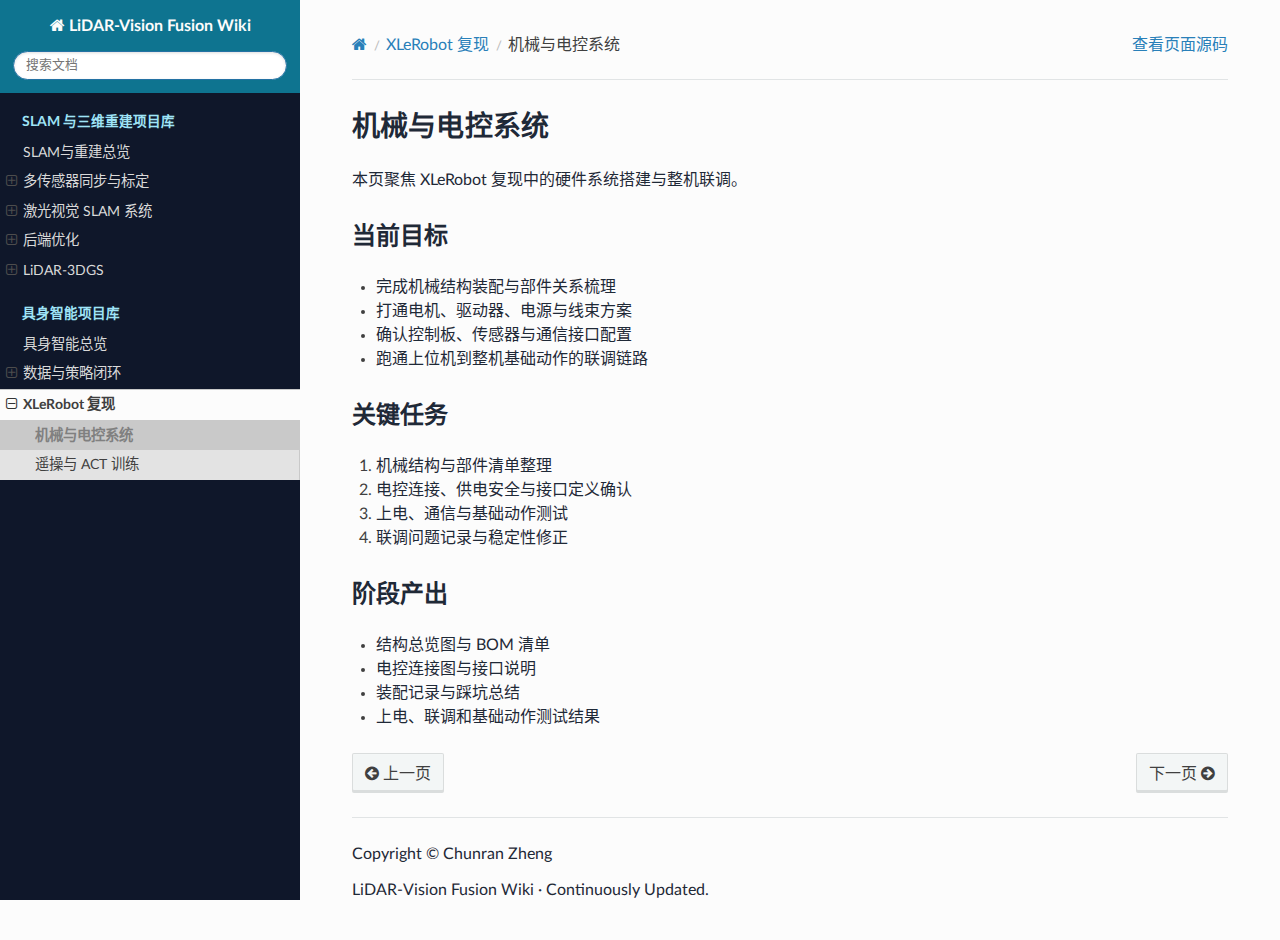
<file: liv-fusion-wiki/embodied/xlerobot-mech-electrical.html>
<!DOCTYPE html>

<html class="writer-html5" lang="zh-CN">
<head>
<meta charset="utf-8"/><meta content="Docutils 0.18.1: http://docutils.sourceforge.net/" name="generator"/>
<meta content="width=device-width, initial-scale=1.0" name="viewport"/>
<title>机械与电控系统 — LiDAR-Vision Fusion Wiki 0.2 文档</title>
<link href="../_static/pygments.css" rel="stylesheet" type="text/css"/>
<link href="../_static/css/theme.css" rel="stylesheet" type="text/css"/>
<link href="../_static/custom.css" rel="stylesheet" type="text/css"/>
<!--[if lt IE 9]>
    <script src="../_static/js/html5shiv.min.js"></script>
  <![endif]-->
<script src="../_static/jquery.js?v=5d32c60e"></script>
<script src="../_static/_sphinx_javascript_frameworks_compat.js?v=2cd50e6c"></script>
<script data-url_root="../" id="documentation_options" src="../_static/documentation_options.js?v=33fe0fa7"></script>
<script src="../_static/doctools.js?v=888ff710"></script>
<script src="../_static/sphinx_highlight.js?v=4825356b"></script>
<script src="../_static/translations.js?v=beaddf03"></script>
<script src="../_static/js/theme.js"></script>
<link href="../search.html" rel="search" title="搜索"/>
<link href="xlerobot-teleop-act.html" rel="next" title="遥操与 ACT 训练"/>
<link href="xlerobot-track.html" rel="prev" title="XLeRobot 复现"/>
</head>
<body class="wy-body-for-nav">
<div class="wy-grid-for-nav">
<nav class="wy-nav-side" data-toggle="wy-nav-shift">
<div class="wy-side-scroll">
<div class="wy-side-nav-search" style="background: #0e7490">
<a class="icon icon-home" href="../index.html">
            LiDAR-Vision Fusion Wiki
          </a>
<div role="search">
<form action="../search.html" class="wy-form" id="rtd-search-form" method="get">
<input aria-label="搜索文档" name="q" placeholder="搜索文档" type="text"/>
<input name="check_keywords" type="hidden" value="yes"/>
<input name="area" type="hidden" value="default"/>
</form>
</div>
</div><div aria-label="导航菜单" class="wy-menu wy-menu-vertical" data-spy="affix" role="navigation">
<p class="caption" role="heading"><span class="caption-text">SLAM 与三维重建项目库</span></p>
<ul>
<li class="toctree-l1"><a class="reference internal" href="../projects/overview.html">SLAM与重建总览</a></li>
<li class="toctree-l1"><a class="reference internal" href="../projects/sensor-sync.html">多传感器同步与标定</a><ul>
<li class="toctree-l2"><a class="reference internal" href="../projects/liv-handheld.html">LIV-Handheld</a></li>
<li class="toctree-l2"><a class="reference internal" href="../projects/fast-calib.html">FAST-Calib</a></li>
</ul>
</li>
<li class="toctree-l1"><a class="reference internal" href="../projects/livo-slam.html">激光视觉 SLAM 系统</a><ul>
<li class="toctree-l2"><a class="reference internal" href="../projects/fast-livo1.html">FAST-LIVO</a></li>
<li class="toctree-l2"><a class="reference internal" href="../projects/fast-livo2.html">FAST-LIVO2</a></li>
<li class="toctree-l2"><a class="reference internal" href="../projects/camvox.html">CamVox</a></li>
</ul>
</li>
<li class="toctree-l1"><a class="reference internal" href="../projects/backend-global.html">后端优化</a><ul>
<li class="toctree-l2"><a class="reference internal" href="../projects/global-lvba.html">Global-LVBA</a></li>
<li class="toctree-l2"><a class="reference internal" href="../projects/liv-rtk-fusion.html">RTK-Fusion</a></li>
</ul>
</li>
<li class="toctree-l1"><a class="reference internal" href="../projects/lidar-3dgs.html">LiDAR-3DGS</a><ul>
<li class="toctree-l2"><a class="reference internal" href="../projects/liv-gaussmap.html">LIV-GaussMap</a></li>
<li class="toctree-l2"><a class="reference internal" href="../projects/gs-livo.html">GS-LIVO</a></li>
</ul>
</li>
</ul>
<p class="caption" role="heading"><span class="caption-text">具身智能项目库</span></p>
<ul class="current"><li class="toctree-l1"><a class="reference internal" href="overview.html">具身智能总览</a></li><li class="toctree-l1"><a class="reference internal" href="data-policy-loop.html">数据与策略闭环</a><ul>
<li class="toctree-l2"><a class="reference internal" href="liv-umi.html">LIV-UMI 数采设备</a></li>
<li class="toctree-l2"><a class="reference internal" href="umi-slam.html">UMI-SLAM</a></li>
<li class="toctree-l2"><a class="reference internal" href="data-replay-qc.html">数据回放与质检</a></li>
<li class="toctree-l2"><a class="reference internal" href="dp-training-eval.html">DP 模型训练与评测</a></li>
</ul>
</li><li class="toctree-l1 current"><a class="reference internal" href="xlerobot-track.html">XLeRobot 复现</a><ul class="current">
<li class="toctree-l2 current"><a class="current reference internal" href="#">机械与电控系统</a></li>
<li class="toctree-l2"><a class="reference internal" href="xlerobot-teleop-act.html">遥操与 ACT 训练</a></li>
</ul>
</li></ul>
</div>
</div>
</nav>
<section class="wy-nav-content-wrap" data-toggle="wy-nav-shift"><nav aria-label="移动版导航菜单" class="wy-nav-top" style="background: #0e7490">
<i class="fa fa-bars" data-toggle="wy-nav-top"></i>
<a href="../index.html">LiDAR-Vision Fusion Wiki</a>
</nav>
<div class="wy-nav-content">
<div class="rst-content">
<div aria-label="页面导航" role="navigation">
<ul class="wy-breadcrumbs">
<li><a aria-label="Home" class="icon icon-home" href="../index.html"></a></li>
<li class="breadcrumb-item"><a href="xlerobot-track.html">XLeRobot 复现</a></li>
<li class="breadcrumb-item active">机械与电控系统</li>
<li class="wy-breadcrumbs-aside">
<a href="../_sources/embodied/xlerobot-mech-electrical.md" rel="nofollow"> 查看页面源码</a>
</li>
</ul>
<hr/>
</div>
<div class="document" itemscope="itemscope" itemtype="http://schema.org/Article" role="main">
<div itemprop="articleBody">
<section class="tex2jax_ignore mathjax_ignore" id="id1">
<h1>机械与电控系统<a class="headerlink" href="#id1" title="此标题的永久链接"></a></h1>
<p>本页聚焦 XLeRobot 复现中的硬件系统搭建与整机联调。</p>
<section id="id2">
<h2>当前目标<a class="headerlink" href="#id2" title="此标题的永久链接"></a></h2>
<ul class="simple">
<li><p>完成机械结构装配与部件关系梳理</p></li>
<li><p>打通电机、驱动器、电源与线束方案</p></li>
<li><p>确认控制板、传感器与通信接口配置</p></li>
<li><p>跑通上位机到整机基础动作的联调链路</p></li>
</ul>
</section>
<section id="id3">
<h2>关键任务<a class="headerlink" href="#id3" title="此标题的永久链接"></a></h2>
<ol class="arabic simple">
<li><p>机械结构与部件清单整理</p></li>
<li><p>电控连接、供电安全与接口定义确认</p></li>
<li><p>上电、通信与基础动作测试</p></li>
<li><p>联调问题记录与稳定性修正</p></li>
</ol>
</section>
<section id="id4">
<h2>阶段产出<a class="headerlink" href="#id4" title="此标题的永久链接"></a></h2>
<ul class="simple">
<li><p>结构总览图与 BOM 清单</p></li>
<li><p>电控连接图与接口说明</p></li>
<li><p>装配记录与踩坑总结</p></li>
<li><p>上电、联调和基础动作测试结果</p></li>
</ul>
</section>
</section>
</div>
</div>
<footer><div aria-label="页脚" class="rst-footer-buttons" role="navigation">
<a accesskey="p" class="btn btn-neutral float-left" href="xlerobot-track.html" rel="prev" title="XLeRobot 复现"><span aria-hidden="true" class="fa fa-arrow-circle-left"></span> 上一页</a>
<a accesskey="n" class="btn btn-neutral float-right" href="xlerobot-teleop-act.html" rel="next" title="遥操与 ACT 训练">下一页 <span aria-hidden="true" class="fa fa-arrow-circle-right"></span></a>
</div>
<hr/>
<div role="contentinfo">
<p>Copyright © Chunran Zheng</p>
</div>
<p>LiDAR-Vision Fusion Wiki · Continuously Updated.</p>
</footer>
</div>
</div>
</section>
</div>
<script>
      jQuery(function () {
          SphinxRtdTheme.Navigation.enable(true);
      });
  </script>
</body>
</html>
</file>
<file: liv-fusion-wiki/_static/pygments.css>
pre { line-height: 125%; }
td.linenos .normal { color: inherit; background-color: transparent; padding-left: 5px; padding-right: 5px; }
span.linenos { color: inherit; background-color: transparent; padding-left: 5px; padding-right: 5px; }
td.linenos .special { color: #000000; background-color: #ffffc0; padding-left: 5px; padding-right: 5px; }
span.linenos.special { color: #000000; background-color: #ffffc0; padding-left: 5px; padding-right: 5px; }
.highlight .hll { background-color: #ffffcc }
.highlight { background: #f8f8f8; }
.highlight .c { color: #3D7B7B; font-style: italic } /* Comment */
.highlight .err { border: 1px solid #F00 } /* Error */
.highlight .k { color: #008000; font-weight: bold } /* Keyword */
.highlight .o { color: #666 } /* Operator */
.highlight .ch { color: #3D7B7B; font-style: italic } /* Comment.Hashbang */
.highlight .cm { color: #3D7B7B; font-style: italic } /* Comment.Multiline */
.highlight .cp { color: #9C6500 } /* Comment.Preproc */
.highlight .cpf { color: #3D7B7B; font-style: italic } /* Comment.PreprocFile */
.highlight .c1 { color: #3D7B7B; font-style: italic } /* Comment.Single */
.highlight .cs { color: #3D7B7B; font-style: italic } /* Comment.Special */
.highlight .gd { color: #A00000 } /* Generic.Deleted */
.highlight .ge { font-style: italic } /* Generic.Emph */
.highlight .ges { font-weight: bold; font-style: italic } /* Generic.EmphStrong */
.highlight .gr { color: #E40000 } /* Generic.Error */
.highlight .gh { color: #000080; font-weight: bold } /* Generic.Heading */
.highlight .gi { color: #008400 } /* Generic.Inserted */
.highlight .go { color: #717171 } /* Generic.Output */
.highlight .gp { color: #000080; font-weight: bold } /* Generic.Prompt */
.highlight .gs { font-weight: bold } /* Generic.Strong */
.highlight .gu { color: #800080; font-weight: bold } /* Generic.Subheading */
.highlight .gt { color: #04D } /* Generic.Traceback */
.highlight .kc { color: #008000; font-weight: bold } /* Keyword.Constant */
.highlight .kd { color: #008000; font-weight: bold } /* Keyword.Declaration */
.highlight .kn { color: #008000; font-weight: bold } /* Keyword.Namespace */
.highlight .kp { color: #008000 } /* Keyword.Pseudo */
.highlight .kr { color: #008000; font-weight: bold } /* Keyword.Reserved */
.highlight .kt { color: #B00040 } /* Keyword.Type */
.highlight .m { color: #666 } /* Literal.Number */
.highlight .s { color: #BA2121 } /* Literal.String */
.highlight .na { color: #687822 } /* Name.Attribute */
.highlight .nb { color: #008000 } /* Name.Builtin */
.highlight .nc { color: #00F; font-weight: bold } /* Name.Class */
.highlight .no { color: #800 } /* Name.Constant */
.highlight .nd { color: #A2F } /* Name.Decorator */
.highlight .ni { color: #717171; font-weight: bold } /* Name.Entity */
.highlight .ne { color: #CB3F38; font-weight: bold } /* Name.Exception */
.highlight .nf { color: #00F } /* Name.Function */
.highlight .nl { color: #767600 } /* Name.Label */
.highlight .nn { color: #00F; font-weight: bold } /* Name.Namespace */
.highlight .nt { color: #008000; font-weight: bold } /* Name.Tag */
.highlight .nv { color: #19177C } /* Name.Variable */
.highlight .ow { color: #A2F; font-weight: bold } /* Operator.Word */
.highlight .w { color: #BBB } /* Text.Whitespace */
.highlight .mb { color: #666 } /* Literal.Number.Bin */
.highlight .mf { color: #666 } /* Literal.Number.Float */
.highlight .mh { color: #666 } /* Literal.Number.Hex */
.highlight .mi { color: #666 } /* Literal.Number.Integer */
.highlight .mo { color: #666 } /* Literal.Number.Oct */
.highlight .sa { color: #BA2121 } /* Literal.String.Affix */
.highlight .sb { color: #BA2121 } /* Literal.String.Backtick */
.highlight .sc { color: #BA2121 } /* Literal.String.Char */
.highlight .dl { color: #BA2121 } /* Literal.String.Delimiter */
.highlight .sd { color: #BA2121; font-style: italic } /* Literal.String.Doc */
.highlight .s2 { color: #BA2121 } /* Literal.String.Double */
.highlight .se { color: #AA5D1F; font-weight: bold } /* Literal.String.Escape */
.highlight .sh { color: #BA2121 } /* Literal.String.Heredoc */
.highlight .si { color: #A45A77; font-weight: bold } /* Literal.String.Interpol */
.highlight .sx { color: #008000 } /* Literal.String.Other */
.highlight .sr { color: #A45A77 } /* Literal.String.Regex */
.highlight .s1 { color: #BA2121 } /* Literal.String.Single */
.highlight .ss { color: #19177C } /* Literal.String.Symbol */
.highlight .bp { color: #008000 } /* Name.Builtin.Pseudo */
.highlight .fm { color: #00F } /* Name.Function.Magic */
.highlight .vc { color: #19177C } /* Name.Variable.Class */
.highlight .vg { color: #19177C } /* Name.Variable.Global */
.highlight .vi { color: #19177C } /* Name.Variable.Instance */
.highlight .vm { color: #19177C } /* Name.Variable.Magic */
.highlight .il { color: #666 } /* Literal.Number.Integer.Long */
</file>
<file: liv-fusion-wiki/_static/css/theme.css>
html{box-sizing:border-box}*,:after,:before{box-sizing:inherit}article,aside,details,figcaption,figure,footer,header,hgroup,nav,section{display:block}audio,canvas,video{display:inline-block;*display:inline;*zoom:1}[hidden],audio:not([controls]){display:none}*{-webkit-box-sizing:border-box;-moz-box-sizing:border-box;box-sizing:border-box}html{font-size:100%;-webkit-text-size-adjust:100%;-ms-text-size-adjust:100%}body{margin:0}a:active,a:hover{outline:0}abbr[title]{border-bottom:1px dotted}b,strong{font-weight:700}blockquote{margin:0}dfn{font-style:italic}ins{background:#ff9;text-decoration:none}ins,mark{color:#000}mark{background:#ff0;font-style:italic;font-weight:700}.rst-content code,.rst-content tt,code,kbd,pre,samp{font-family:monospace,serif;_font-family:courier new,monospace;font-size:1em}pre{white-space:pre}q{quotes:none}q:after,q:before{content:"";content:none}small{font-size:85%}sub,sup{font-size:75%;line-height:0;position:relative;vertical-align:baseline}sup{top:-.5em}sub{bottom:-.25em}dl,ol,ul{margin:0;padding:0;list-style:none;list-style-image:none}li{list-style:none}dd{margin:0}img{border:0;-ms-interpolation-mode:bicubic;vertical-align:middle;max-width:100%}svg:not(:root){overflow:hidden}figure,form{margin:0}label{cursor:pointer}button,input,select,textarea{font-size:100%;margin:0;vertical-align:baseline;*vertical-align:middle}button,input{line-height:normal}button,input[type=button],input[type=reset],input[type=submit]{cursor:pointer;-webkit-appearance:button;*overflow:visible}button[disabled],input[disabled]{cursor:default}input[type=search]{-webkit-appearance:textfield;-moz-box-sizing:content-box;-webkit-box-sizing:content-box;box-sizing:content-box}textarea{resize:vertical}table{border-collapse:collapse;border-spacing:0}td{vertical-align:top}.chromeframe{margin:.2em 0;background:#ccc;color:#000;padding:.2em 0}.ir{display:block;border:0;text-indent:-999em;overflow:hidden;background-color:transparent;background-repeat:no-repeat;text-align:left;direction:ltr;*line-height:0}.ir br{display:none}.hidden{display:none!important;visibility:hidden}.visuallyhidden{border:0;clip:rect(0 0 0 0);height:1px;margin:-1px;overflow:hidden;padding:0;position:absolute;width:1px}.visuallyhidden.focusable:active,.visuallyhidden.focusable:focus{clip:auto;height:auto;margin:0;overflow:visible;position:static;width:auto}.invisible{visibility:hidden}.relative{position:relative}big,small{font-size:100%}@media print{body,html,section{background:none!important}*{box-shadow:none!important;text-shadow:none!important;filter:none!important;-ms-filter:none!important}a,a:visited{text-decoration:underline}.ir a:after,a[href^="#"]:after,a[href^="javascript:"]:after{content:""}blockquote,pre{page-break-inside:avoid}thead{display:table-header-group}img,tr{page-break-inside:avoid}img{max-width:100%!important}@page{margin:.5cm}.rst-content .toctree-wrapper>p.caption,h2,h3,p{orphans:3;widows:3}.rst-content .toctree-wrapper>p.caption,h2,h3{page-break-after:avoid}}.btn,.fa:before,.icon:before,.rst-content .admonition,.rst-content .admonition-title:before,.rst-content .admonition-todo,.rst-content .attention,.rst-content .caution,.rst-content .code-block-caption .headerlink:before,.rst-content .danger,.rst-content .eqno .headerlink:before,.rst-content .error,.rst-content .hint,.rst-content .important,.rst-content .note,.rst-content .seealso,.rst-content .tip,.rst-content .warning,.rst-content code.download span:first-child:before,.rst-content dl dt .headerlink:before,.rst-content h1 .headerlink:before,.rst-content h2 .headerlink:before,.rst-content h3 .headerlink:before,.rst-content h4 .headerlink:before,.rst-content h5 .headerlink:before,.rst-content h6 .headerlink:before,.rst-content p.caption .headerlink:before,.rst-content p .headerlink:before,.rst-content table>caption .headerlink:before,.rst-content tt.download span:first-child:before,.wy-alert,.wy-dropdown .caret:before,.wy-inline-validate.wy-inline-validate-danger .wy-input-context:before,.wy-inline-validate.wy-inline-validate-info .wy-input-context:before,.wy-inline-validate.wy-inline-validate-success .wy-input-context:before,.wy-inline-validate.wy-inline-validate-warning .wy-input-context:before,.wy-menu-vertical li.current>a button.toctree-expand:before,.wy-menu-vertical li.on a button.toctree-expand:before,.wy-menu-vertical li button.toctree-expand:before,input[type=color],input[type=date],input[type=datetime-local],input[type=datetime],input[type=email],input[type=month],input[type=number],input[type=password],input[type=search],input[type=tel],input[type=text],input[type=time],input[type=url],input[type=week],select,textarea{-webkit-font-smoothing:antialiased}.clearfix{*zoom:1}.clearfix:after,.clearfix:before{display:table;content:""}.clearfix:after{clear:both}/*!
 *  Font Awesome 4.7.0 by @davegandy - http://fontawesome.io - @fontawesome
 *  License - http://fontawesome.io/license (Font: SIL OFL 1.1, CSS: MIT License)
 */@font-face{font-family:FontAwesome;src:url(fonts/fontawesome-webfont.eot?674f50d287a8c48dc19ba404d20fe713);src:url(fonts/fontawesome-webfont.eot?674f50d287a8c48dc19ba404d20fe713?#iefix&v=4.7.0) format("embedded-opentype"),url(fonts/fontawesome-webfont.woff2?af7ae505a9eed503f8b8e6982036873e) format("woff2"),url(fonts/fontawesome-webfont.woff?fee66e712a8a08eef5805a46892932ad) format("woff"),url(fonts/fontawesome-webfont.ttf?b06871f281fee6b241d60582ae9369b9) format("truetype"),url(fonts/fontawesome-webfont.svg?912ec66d7572ff821749319396470bde#fontawesomeregular) format("svg");font-weight:400;font-style:normal}.fa,.icon,.rst-content .admonition-title,.rst-content .code-block-caption .headerlink,.rst-content .eqno .headerlink,.rst-content code.download span:first-child,.rst-content dl dt .headerlink,.rst-content h1 .headerlink,.rst-content h2 .headerlink,.rst-content h3 .headerlink,.rst-content h4 .headerlink,.rst-content h5 .headerlink,.rst-content h6 .headerlink,.rst-content p.caption .headerlink,.rst-content p .headerlink,.rst-content table>caption .headerlink,.rst-content tt.download span:first-child,.wy-menu-vertical li.current>a button.toctree-expand,.wy-menu-vertical li.on a button.toctree-expand,.wy-menu-vertical li button.toctree-expand{display:inline-block;font:normal normal normal 14px/1 FontAwesome;font-size:inherit;text-rendering:auto;-webkit-font-smoothing:antialiased;-moz-osx-font-smoothing:grayscale}.fa-lg{font-size:1.33333em;line-height:.75em;vertical-align:-15%}.fa-2x{font-size:2em}.fa-3x{font-size:3em}.fa-4x{font-size:4em}.fa-5x{font-size:5em}.fa-fw{width:1.28571em;text-align:center}.fa-ul{padding-left:0;margin-left:2.14286em;list-style-type:none}.fa-ul>li{position:relative}.fa-li{position:absolute;left:-2.14286em;width:2.14286em;top:.14286em;text-align:center}.fa-li.fa-lg{left:-1.85714em}.fa-border{padding:.2em .25em .15em;border:.08em solid #eee;border-radius:.1em}.fa-pull-left{float:left}.fa-pull-right{float:right}.fa-pull-left.icon,.fa.fa-pull-left,.rst-content .code-block-caption .fa-pull-left.headerlink,.rst-content .eqno .fa-pull-left.headerlink,.rst-content .fa-pull-left.admonition-title,.rst-content code.download span.fa-pull-left:first-child,.rst-content dl dt .fa-pull-left.headerlink,.rst-content h1 .fa-pull-left.headerlink,.rst-content h2 .fa-pull-left.headerlink,.rst-content h3 .fa-pull-left.headerlink,.rst-content h4 .fa-pull-left.headerlink,.rst-content h5 .fa-pull-left.headerlink,.rst-content h6 .fa-pull-left.headerlink,.rst-content p .fa-pull-left.headerlink,.rst-content table>caption .fa-pull-left.headerlink,.rst-content tt.download span.fa-pull-left:first-child,.wy-menu-vertical li.current>a button.fa-pull-left.toctree-expand,.wy-menu-vertical li.on a button.fa-pull-left.toctree-expand,.wy-menu-vertical li button.fa-pull-left.toctree-expand{margin-right:.3em}.fa-pull-right.icon,.fa.fa-pull-right,.rst-content .code-block-caption .fa-pull-right.headerlink,.rst-content .eqno .fa-pull-right.headerlink,.rst-content .fa-pull-right.admonition-title,.rst-content code.download span.fa-pull-right:first-child,.rst-content dl dt .fa-pull-right.headerlink,.rst-content h1 .fa-pull-right.headerlink,.rst-content h2 .fa-pull-right.headerlink,.rst-content h3 .fa-pull-right.headerlink,.rst-content h4 .fa-pull-right.headerlink,.rst-content h5 .fa-pull-right.headerlink,.rst-content h6 .fa-pull-right.headerlink,.rst-content p .fa-pull-right.headerlink,.rst-content table>caption .fa-pull-right.headerlink,.rst-content tt.download span.fa-pull-right:first-child,.wy-menu-vertical li.current>a button.fa-pull-right.toctree-expand,.wy-menu-vertical li.on a button.fa-pull-right.toctree-expand,.wy-menu-vertical li button.fa-pull-right.toctree-expand{margin-left:.3em}.pull-right{float:right}.pull-left{float:left}.fa.pull-left,.pull-left.icon,.rst-content .code-block-caption .pull-left.headerlink,.rst-content .eqno .pull-left.headerlink,.rst-content .pull-left.admonition-title,.rst-content code.download span.pull-left:first-child,.rst-content dl dt .pull-left.headerlink,.rst-content h1 .pull-left.headerlink,.rst-content h2 .pull-left.headerlink,.rst-content h3 .pull-left.headerlink,.rst-content h4 .pull-left.headerlink,.rst-content h5 .pull-left.headerlink,.rst-content h6 .pull-left.headerlink,.rst-content p .pull-left.headerlink,.rst-content table>caption .pull-left.headerlink,.rst-content tt.download span.pull-left:first-child,.wy-menu-vertical li.current>a button.pull-left.toctree-expand,.wy-menu-vertical li.on a button.pull-left.toctree-expand,.wy-menu-vertical li button.pull-left.toctree-expand{margin-right:.3em}.fa.pull-right,.pull-right.icon,.rst-content .code-block-caption .pull-right.headerlink,.rst-content .eqno .pull-right.headerlink,.rst-content .pull-right.admonition-title,.rst-content code.download span.pull-right:first-child,.rst-content dl dt .pull-right.headerlink,.rst-content h1 .pull-right.headerlink,.rst-content h2 .pull-right.headerlink,.rst-content h3 .pull-right.headerlink,.rst-content h4 .pull-right.headerlink,.rst-content h5 .pull-right.headerlink,.rst-content h6 .pull-right.headerlink,.rst-content p .pull-right.headerlink,.rst-content table>caption .pull-right.headerlink,.rst-content tt.download span.pull-right:first-child,.wy-menu-vertical li.current>a button.pull-right.toctree-expand,.wy-menu-vertical li.on a button.pull-right.toctree-expand,.wy-menu-vertical li button.pull-right.toctree-expand{margin-left:.3em}.fa-spin{-webkit-animation:fa-spin 2s linear infinite;animation:fa-spin 2s linear infinite}.fa-pulse{-webkit-animation:fa-spin 1s steps(8) infinite;animation:fa-spin 1s steps(8) infinite}@-webkit-keyframes fa-spin{0%{-webkit-transform:rotate(0deg);transform:rotate(0deg)}to{-webkit-transform:rotate(359deg);transform:rotate(359deg)}}@keyframes fa-spin{0%{-webkit-transform:rotate(0deg);transform:rotate(0deg)}to{-webkit-transform:rotate(359deg);transform:rotate(359deg)}}.fa-rotate-90{-ms-filter:"progid:DXImageTransform.Microsoft.BasicImage(rotation=1)";-webkit-transform:rotate(90deg);-ms-transform:rotate(90deg);transform:rotate(90deg)}.fa-rotate-180{-ms-filter:"progid:DXImageTransform.Microsoft.BasicImage(rotation=2)";-webkit-transform:rotate(180deg);-ms-transform:rotate(180deg);transform:rotate(180deg)}.fa-rotate-270{-ms-filter:"progid:DXImageTransform.Microsoft.BasicImage(rotation=3)";-webkit-transform:rotate(270deg);-ms-transform:rotate(270deg);transform:rotate(270deg)}.fa-flip-horizontal{-ms-filter:"progid:DXImageTransform.Microsoft.BasicImage(rotation=0, mirror=1)";-webkit-transform:scaleX(-1);-ms-transform:scaleX(-1);transform:scaleX(-1)}.fa-flip-vertical{-ms-filter:"progid:DXImageTransform.Microsoft.BasicImage(rotation=2, mirror=1)";-webkit-transform:scaleY(-1);-ms-transform:scaleY(-1);transform:scaleY(-1)}:root .fa-flip-horizontal,:root .fa-flip-vertical,:root .fa-rotate-90,:root .fa-rotate-180,:root .fa-rotate-270{filter:none}.fa-stack{position:relative;display:inline-block;width:2em;height:2em;line-height:2em;vertical-align:middle}.fa-stack-1x,.fa-stack-2x{position:absolute;left:0;width:100%;text-align:center}.fa-stack-1x{line-height:inherit}.fa-stack-2x{font-size:2em}.fa-inverse{color:#fff}.fa-glass:before{content:""}.fa-music:before{content:""}.fa-search:before,.icon-search:before{content:""}.fa-envelope-o:before{content:""}.fa-heart:before{content:""}.fa-star:before{content:""}.fa-star-o:before{content:""}.fa-user:before{content:""}.fa-film:before{content:""}.fa-th-large:before{content:""}.fa-th:before{content:""}.fa-th-list:before{content:""}.fa-check:before{content:""}.fa-close:before,.fa-remove:before,.fa-times:before{content:""}.fa-search-plus:before{content:""}.fa-search-minus:before{content:""}.fa-power-off:before{content:""}.fa-signal:before{content:""}.fa-cog:before,.fa-gear:before{content:""}.fa-trash-o:before{content:""}.fa-home:before,.icon-home:before{content:""}.fa-file-o:before{content:""}.fa-clock-o:before{content:""}.fa-road:before{content:""}.fa-download:before,.rst-content code.download span:first-child:before,.rst-content tt.download span:first-child:before{content:""}.fa-arrow-circle-o-down:before{content:""}.fa-arrow-circle-o-up:before{content:""}.fa-inbox:before{content:""}.fa-play-circle-o:before{content:""}.fa-repeat:before,.fa-rotate-right:before{content:""}.fa-refresh:before{content:""}.fa-list-alt:before{content:""}.fa-lock:before{content:""}.fa-flag:before{content:""}.fa-headphones:before{content:""}.fa-volume-off:before{content:""}.fa-volume-down:before{content:""}.fa-volume-up:before{content:""}.fa-qrcode:before{content:""}.fa-barcode:before{content:""}.fa-tag:before{content:""}.fa-tags:before{content:""}.fa-book:before,.icon-book:before{content:""}.fa-bookmark:before{content:""}.fa-print:before{content:""}.fa-camera:before{content:""}.fa-font:before{content:""}.fa-bold:before{content:""}.fa-italic:before{content:""}.fa-text-height:before{content:""}.fa-text-width:before{content:""}.fa-align-left:before{content:""}.fa-align-center:before{content:""}.fa-align-right:before{content:""}.fa-align-justify:before{content:""}.fa-list:before{content:""}.fa-dedent:before,.fa-outdent:before{content:""}.fa-indent:before{content:""}.fa-video-camera:before{content:""}.fa-image:before,.fa-photo:before,.fa-picture-o:before{content:""}.fa-pencil:before{content:""}.fa-map-marker:before{content:""}.fa-adjust:before{content:""}.fa-tint:before{content:""}.fa-edit:before,.fa-pencil-square-o:before{content:""}.fa-share-square-o:before{content:""}.fa-check-square-o:before{content:""}.fa-arrows:before{content:""}.fa-step-backward:before{content:""}.fa-fast-backward:before{content:""}.fa-backward:before{content:""}.fa-play:before{content:""}.fa-pause:before{content:""}.fa-stop:before{content:""}.fa-forward:before{content:""}.fa-fast-forward:before{content:""}.fa-step-forward:before{content:""}.fa-eject:before{content:""}.fa-chevron-left:before{content:""}.fa-chevron-right:before{content:""}.fa-plus-circle:before{content:""}.fa-minus-circle:before{content:""}.fa-times-circle:before,.wy-inline-validate.wy-inline-validate-danger .wy-input-context:before{content:""}.fa-check-circle:before,.wy-inline-validate.wy-inline-validate-success .wy-input-context:before{content:""}.fa-question-circle:before{content:""}.fa-info-circle:before{content:""}.fa-crosshairs:before{content:""}.fa-times-circle-o:before{content:""}.fa-check-circle-o:before{content:""}.fa-ban:before{content:""}.fa-arrow-left:before{content:""}.fa-arrow-right:before{content:""}.fa-arrow-up:before{content:""}.fa-arrow-down:before{content:""}.fa-mail-forward:before,.fa-share:before{content:""}.fa-expand:before{content:""}.fa-compress:before{content:""}.fa-plus:before{content:""}.fa-minus:before{content:""}.fa-asterisk:before{content:""}.fa-exclamation-circle:before,.rst-content .admonition-title:before,.wy-inline-validate.wy-inline-validate-info .wy-input-context:before,.wy-inline-validate.wy-inline-validate-warning .wy-input-context:before{content:""}.fa-gift:before{content:""}.fa-leaf:before{content:""}.fa-fire:before,.icon-fire:before{content:""}.fa-eye:before{content:""}.fa-eye-slash:before{content:""}.fa-exclamation-triangle:before,.fa-warning:before{content:""}.fa-plane:before{content:""}.fa-calendar:before{content:""}.fa-random:before{content:""}.fa-comment:before{content:""}.fa-magnet:before{content:""}.fa-chevron-up:before{content:""}.fa-chevron-down:before{content:""}.fa-retweet:before{content:""}.fa-shopping-cart:before{content:""}.fa-folder:before{content:""}.fa-folder-open:before{content:""}.fa-arrows-v:before{content:""}.fa-arrows-h:before{content:""}.fa-bar-chart-o:before,.fa-bar-chart:before{content:""}.fa-twitter-square:before{content:""}.fa-facebook-square:before{content:""}.fa-camera-retro:before{content:""}.fa-key:before{content:""}.fa-cogs:before,.fa-gears:before{content:""}.fa-comments:before{content:""}.fa-thumbs-o-up:before{content:""}.fa-thumbs-o-down:before{content:""}.fa-star-half:before{content:""}.fa-heart-o:before{content:""}.fa-sign-out:before{content:""}.fa-linkedin-square:before{content:""}.fa-thumb-tack:before{content:""}.fa-external-link:before{content:""}.fa-sign-in:before{content:""}.fa-trophy:before{content:""}.fa-github-square:before{content:""}.fa-upload:before{content:""}.fa-lemon-o:before{content:""}.fa-phone:before{content:""}.fa-square-o:before{content:""}.fa-bookmark-o:before{content:""}.fa-phone-square:before{content:""}.fa-twitter:before{content:""}.fa-facebook-f:before,.fa-facebook:before{content:""}.fa-github:before,.icon-github:before{content:""}.fa-unlock:before{content:""}.fa-credit-card:before{content:""}.fa-feed:before,.fa-rss:before{content:""}.fa-hdd-o:before{content:""}.fa-bullhorn:before{content:""}.fa-bell:before{content:""}.fa-certificate:before{content:""}.fa-hand-o-right:before{content:""}.fa-hand-o-left:before{content:""}.fa-hand-o-up:before{content:""}.fa-hand-o-down:before{content:""}.fa-arrow-circle-left:before,.icon-circle-arrow-left:before{content:""}.fa-arrow-circle-right:before,.icon-circle-arrow-right:before{content:""}.fa-arrow-circle-up:before{content:""}.fa-arrow-circle-down:before{content:""}.fa-globe:before{content:""}.fa-wrench:before{content:""}.fa-tasks:before{content:""}.fa-filter:before{content:""}.fa-briefcase:before{content:""}.fa-arrows-alt:before{content:""}.fa-group:before,.fa-users:before{content:""}.fa-chain:before,.fa-link:before,.icon-link:before{content:""}.fa-cloud:before{content:""}.fa-flask:before{content:""}.fa-cut:before,.fa-scissors:before{content:""}.fa-copy:before,.fa-files-o:before{content:""}.fa-paperclip:before{content:""}.fa-floppy-o:before,.fa-save:before{content:""}.fa-square:before{content:""}.fa-bars:before,.fa-navicon:before,.fa-reorder:before{content:""}.fa-list-ul:before{content:""}.fa-list-ol:before{content:""}.fa-strikethrough:before{content:""}.fa-underline:before{content:""}.fa-table:before{content:""}.fa-magic:before{content:""}.fa-truck:before{content:""}.fa-pinterest:before{content:""}.fa-pinterest-square:before{content:""}.fa-google-plus-square:before{content:""}.fa-google-plus:before{content:""}.fa-money:before{content:""}.fa-caret-down:before,.icon-caret-down:before,.wy-dropdown .caret:before{content:""}.fa-caret-up:before{content:""}.fa-caret-left:before{content:""}.fa-caret-right:before{content:""}.fa-columns:before{content:""}.fa-sort:before,.fa-unsorted:before{content:""}.fa-sort-desc:before,.fa-sort-down:before{content:""}.fa-sort-asc:before,.fa-sort-up:before{content:""}.fa-envelope:before{content:""}.fa-linkedin:before{content:""}.fa-rotate-left:before,.fa-undo:before{content:""}.fa-gavel:before,.fa-legal:before{content:""}.fa-dashboard:before,.fa-tachometer:before{content:""}.fa-comment-o:before{content:""}.fa-comments-o:before{content:""}.fa-bolt:before,.fa-flash:before{content:""}.fa-sitemap:before{content:""}.fa-umbrella:before{content:""}.fa-clipboard:before,.fa-paste:before{content:""}.fa-lightbulb-o:before{content:""}.fa-exchange:before{content:""}.fa-cloud-download:before{content:""}.fa-cloud-upload:before{content:""}.fa-user-md:before{content:""}.fa-stethoscope:before{content:""}.fa-suitcase:before{content:""}.fa-bell-o:before{content:""}.fa-coffee:before{content:""}.fa-cutlery:before{content:""}.fa-file-text-o:before{content:""}.fa-building-o:before{content:""}.fa-hospital-o:before{content:""}.fa-ambulance:before{content:""}.fa-medkit:before{content:""}.fa-fighter-jet:before{content:""}.fa-beer:before{content:""}.fa-h-square:before{content:""}.fa-plus-square:before{content:""}.fa-angle-double-left:before{content:""}.fa-angle-double-right:before{content:""}.fa-angle-double-up:before{content:""}.fa-angle-double-down:before{content:""}.fa-angle-left:before{content:""}.fa-angle-right:before{content:""}.fa-angle-up:before{content:""}.fa-angle-down:before{content:""}.fa-desktop:before{content:""}.fa-laptop:before{content:""}.fa-tablet:before{content:""}.fa-mobile-phone:before,.fa-mobile:before{content:""}.fa-circle-o:before{content:""}.fa-quote-left:before{content:""}.fa-quote-right:before{content:""}.fa-spinner:before{content:""}.fa-circle:before{content:""}.fa-mail-reply:before,.fa-reply:before{content:""}.fa-github-alt:before{content:""}.fa-folder-o:before{content:""}.fa-folder-open-o:before{content:""}.fa-smile-o:before{content:""}.fa-frown-o:before{content:""}.fa-meh-o:before{content:""}.fa-gamepad:before{content:""}.fa-keyboard-o:before{content:""}.fa-flag-o:before{content:""}.fa-flag-checkered:before{content:""}.fa-terminal:before{content:""}.fa-code:before{content:""}.fa-mail-reply-all:before,.fa-reply-all:before{content:""}.fa-star-half-empty:before,.fa-star-half-full:before,.fa-star-half-o:before{content:""}.fa-location-arrow:before{content:""}.fa-crop:before{content:""}.fa-code-fork:before{content:""}.fa-chain-broken:before,.fa-unlink:before{content:""}.fa-question:before{content:""}.fa-info:before{content:""}.fa-exclamation:before{content:""}.fa-superscript:before{content:""}.fa-subscript:before{content:""}.fa-eraser:before{content:""}.fa-puzzle-piece:before{content:""}.fa-microphone:before{content:""}.fa-microphone-slash:before{content:""}.fa-shield:before{content:""}.fa-calendar-o:before{content:""}.fa-fire-extinguisher:before{content:""}.fa-rocket:before{content:""}.fa-maxcdn:before{content:""}.fa-chevron-circle-left:before{content:""}.fa-chevron-circle-right:before{content:""}.fa-chevron-circle-up:before{content:""}.fa-chevron-circle-down:before{content:""}.fa-html5:before{content:""}.fa-css3:before{content:""}.fa-anchor:before{content:""}.fa-unlock-alt:before{content:""}.fa-bullseye:before{content:""}.fa-ellipsis-h:before{content:""}.fa-ellipsis-v:before{content:""}.fa-rss-square:before{content:""}.fa-play-circle:before{content:""}.fa-ticket:before{content:""}.fa-minus-square:before{content:""}.fa-minus-square-o:before,.wy-menu-vertical li.current>a button.toctree-expand:before,.wy-menu-vertical li.on a button.toctree-expand:before{content:""}.fa-level-up:before{content:""}.fa-level-down:before{content:""}.fa-check-square:before{content:""}.fa-pencil-square:before{content:""}.fa-external-link-square:before{content:""}.fa-share-square:before{content:""}.fa-compass:before{content:""}.fa-caret-square-o-down:before,.fa-toggle-down:before{content:""}.fa-caret-square-o-up:before,.fa-toggle-up:before{content:""}.fa-caret-square-o-right:before,.fa-toggle-right:before{content:""}.fa-eur:before,.fa-euro:before{content:""}.fa-gbp:before{content:""}.fa-dollar:before,.fa-usd:before{content:""}.fa-inr:before,.fa-rupee:before{content:""}.fa-cny:before,.fa-jpy:before,.fa-rmb:before,.fa-yen:before{content:""}.fa-rouble:before,.fa-rub:before,.fa-ruble:before{content:""}.fa-krw:before,.fa-won:before{content:""}.fa-bitcoin:before,.fa-btc:before{content:""}.fa-file:before{content:""}.fa-file-text:before{content:""}.fa-sort-alpha-asc:before{content:""}.fa-sort-alpha-desc:before{content:""}.fa-sort-amount-asc:before{content:""}.fa-sort-amount-desc:before{content:""}.fa-sort-numeric-asc:before{content:""}.fa-sort-numeric-desc:before{content:""}.fa-thumbs-up:before{content:""}.fa-thumbs-down:before{content:""}.fa-youtube-square:before{content:""}.fa-youtube:before{content:""}.fa-xing:before{content:""}.fa-xing-square:before{content:""}.fa-youtube-play:before{content:""}.fa-dropbox:before{content:""}.fa-stack-overflow:before{content:""}.fa-instagram:before{content:""}.fa-flickr:before{content:""}.fa-adn:before{content:""}.fa-bitbucket:before,.icon-bitbucket:before{content:""}.fa-bitbucket-square:before{content:""}.fa-tumblr:before{content:""}.fa-tumblr-square:before{content:""}.fa-long-arrow-down:before{content:""}.fa-long-arrow-up:before{content:""}.fa-long-arrow-left:before{content:""}.fa-long-arrow-right:before{content:""}.fa-apple:before{content:""}.fa-windows:before{content:""}.fa-android:before{content:""}.fa-linux:before{content:""}.fa-dribbble:before{content:""}.fa-skype:before{content:""}.fa-foursquare:before{content:""}.fa-trello:before{content:""}.fa-female:before{content:""}.fa-male:before{content:""}.fa-gittip:before,.fa-gratipay:before{content:""}.fa-sun-o:before{content:""}.fa-moon-o:before{content:""}.fa-archive:before{content:""}.fa-bug:before{content:""}.fa-vk:before{content:""}.fa-weibo:before{content:""}.fa-renren:before{content:""}.fa-pagelines:before{content:""}.fa-stack-exchange:before{content:""}.fa-arrow-circle-o-right:before{content:""}.fa-arrow-circle-o-left:before{content:""}.fa-caret-square-o-left:before,.fa-toggle-left:before{content:""}.fa-dot-circle-o:before{content:""}.fa-wheelchair:before{content:""}.fa-vimeo-square:before{content:""}.fa-try:before,.fa-turkish-lira:before{content:""}.fa-plus-square-o:before,.wy-menu-vertical li button.toctree-expand:before{content:""}.fa-space-shuttle:before{content:""}.fa-slack:before{content:""}.fa-envelope-square:before{content:""}.fa-wordpress:before{content:""}.fa-openid:before{content:""}.fa-bank:before,.fa-institution:before,.fa-university:before{content:""}.fa-graduation-cap:before,.fa-mortar-board:before{content:""}.fa-yahoo:before{content:""}.fa-google:before{content:""}.fa-reddit:before{content:""}.fa-reddit-square:before{content:""}.fa-stumbleupon-circle:before{content:""}.fa-stumbleupon:before{content:""}.fa-delicious:before{content:""}.fa-digg:before{content:""}.fa-pied-piper-pp:before{content:""}.fa-pied-piper-alt:before{content:""}.fa-drupal:before{content:""}.fa-joomla:before{content:""}.fa-language:before{content:""}.fa-fax:before{content:""}.fa-building:before{content:""}.fa-child:before{content:""}.fa-paw:before{content:""}.fa-spoon:before{content:""}.fa-cube:before{content:""}.fa-cubes:before{content:""}.fa-behance:before{content:""}.fa-behance-square:before{content:""}.fa-steam:before{content:""}.fa-steam-square:before{content:""}.fa-recycle:before{content:""}.fa-automobile:before,.fa-car:before{content:""}.fa-cab:before,.fa-taxi:before{content:""}.fa-tree:before{content:""}.fa-spotify:before{content:""}.fa-deviantart:before{content:""}.fa-soundcloud:before{content:""}.fa-database:before{content:""}.fa-file-pdf-o:before{content:""}.fa-file-word-o:before{content:""}.fa-file-excel-o:before{content:""}.fa-file-powerpoint-o:before{content:""}.fa-file-image-o:before,.fa-file-photo-o:before,.fa-file-picture-o:before{content:""}.fa-file-archive-o:before,.fa-file-zip-o:before{content:""}.fa-file-audio-o:before,.fa-file-sound-o:before{content:""}.fa-file-movie-o:before,.fa-file-video-o:before{content:""}.fa-file-code-o:before{content:""}.fa-vine:before{content:""}.fa-codepen:before{content:""}.fa-jsfiddle:before{content:""}.fa-life-bouy:before,.fa-life-buoy:before,.fa-life-ring:before,.fa-life-saver:before,.fa-support:before{content:""}.fa-circle-o-notch:before{content:""}.fa-ra:before,.fa-rebel:before,.fa-resistance:before{content:""}.fa-empire:before,.fa-ge:before{content:""}.fa-git-square:before{content:""}.fa-git:before{content:""}.fa-hacker-news:before,.fa-y-combinator-square:before,.fa-yc-square:before{content:""}.fa-tencent-weibo:before{content:""}.fa-qq:before{content:""}.fa-wechat:before,.fa-weixin:before{content:""}.fa-paper-plane:before,.fa-send:before{content:""}.fa-paper-plane-o:before,.fa-send-o:before{content:""}.fa-history:before{content:""}.fa-circle-thin:before{content:""}.fa-header:before{content:""}.fa-paragraph:before{content:""}.fa-sliders:before{content:""}.fa-share-alt:before{content:""}.fa-share-alt-square:before{content:""}.fa-bomb:before{content:""}.fa-futbol-o:before,.fa-soccer-ball-o:before{content:""}.fa-tty:before{content:""}.fa-binoculars:before{content:""}.fa-plug:before{content:""}.fa-slideshare:before{content:""}.fa-twitch:before{content:""}.fa-yelp:before{content:""}.fa-newspaper-o:before{content:""}.fa-wifi:before{content:""}.fa-calculator:before{content:""}.fa-paypal:before{content:""}.fa-google-wallet:before{content:""}.fa-cc-visa:before{content:""}.fa-cc-mastercard:before{content:""}.fa-cc-discover:before{content:""}.fa-cc-amex:before{content:""}.fa-cc-paypal:before{content:""}.fa-cc-stripe:before{content:""}.fa-bell-slash:before{content:""}.fa-bell-slash-o:before{content:""}.fa-trash:before{content:""}.fa-copyright:before{content:""}.fa-at:before{content:""}.fa-eyedropper:before{content:""}.fa-paint-brush:before{content:""}.fa-birthday-cake:before{content:""}.fa-area-chart:before{content:""}.fa-pie-chart:before{content:""}.fa-line-chart:before{content:""}.fa-lastfm:before{content:""}.fa-lastfm-square:before{content:""}.fa-toggle-off:before{content:""}.fa-toggle-on:before{content:""}.fa-bicycle:before{content:""}.fa-bus:before{content:""}.fa-ioxhost:before{content:""}.fa-angellist:before{content:""}.fa-cc:before{content:""}.fa-ils:before,.fa-shekel:before,.fa-sheqel:before{content:""}.fa-meanpath:before{content:""}.fa-buysellads:before{content:""}.fa-connectdevelop:before{content:""}.fa-dashcube:before{content:""}.fa-forumbee:before{content:""}.fa-leanpub:before{content:""}.fa-sellsy:before{content:""}.fa-shirtsinbulk:before{content:""}.fa-simplybuilt:before{content:""}.fa-skyatlas:before{content:""}.fa-cart-plus:before{content:""}.fa-cart-arrow-down:before{content:""}.fa-diamond:before{content:""}.fa-ship:before{content:""}.fa-user-secret:before{content:""}.fa-motorcycle:before{content:""}.fa-street-view:before{content:""}.fa-heartbeat:before{content:""}.fa-venus:before{content:""}.fa-mars:before{content:""}.fa-mercury:before{content:""}.fa-intersex:before,.fa-transgender:before{content:""}.fa-transgender-alt:before{content:""}.fa-venus-double:before{content:""}.fa-mars-double:before{content:""}.fa-venus-mars:before{content:""}.fa-mars-stroke:before{content:""}.fa-mars-stroke-v:before{content:""}.fa-mars-stroke-h:before{content:""}.fa-neuter:before{content:""}.fa-genderless:before{content:""}.fa-facebook-official:before{content:""}.fa-pinterest-p:before{content:""}.fa-whatsapp:before{content:""}.fa-server:before{content:""}.fa-user-plus:before{content:""}.fa-user-times:before{content:""}.fa-bed:before,.fa-hotel:before{content:""}.fa-viacoin:before{content:""}.fa-train:before{content:""}.fa-subway:before{content:""}.fa-medium:before{content:""}.fa-y-combinator:before,.fa-yc:before{content:""}.fa-optin-monster:before{content:""}.fa-opencart:before{content:""}.fa-expeditedssl:before{content:""}.fa-battery-4:before,.fa-battery-full:before,.fa-battery:before{content:""}.fa-battery-3:before,.fa-battery-three-quarters:before{content:""}.fa-battery-2:before,.fa-battery-half:before{content:""}.fa-battery-1:before,.fa-battery-quarter:before{content:""}.fa-battery-0:before,.fa-battery-empty:before{content:""}.fa-mouse-pointer:before{content:""}.fa-i-cursor:before{content:""}.fa-object-group:before{content:""}.fa-object-ungroup:before{content:""}.fa-sticky-note:before{content:""}.fa-sticky-note-o:before{content:""}.fa-cc-jcb:before{content:""}.fa-cc-diners-club:before{content:""}.fa-clone:before{content:""}.fa-balance-scale:before{content:""}.fa-hourglass-o:before{content:""}.fa-hourglass-1:before,.fa-hourglass-start:before{content:""}.fa-hourglass-2:before,.fa-hourglass-half:before{content:""}.fa-hourglass-3:before,.fa-hourglass-end:before{content:""}.fa-hourglass:before{content:""}.fa-hand-grab-o:before,.fa-hand-rock-o:before{content:""}.fa-hand-paper-o:before,.fa-hand-stop-o:before{content:""}.fa-hand-scissors-o:before{content:""}.fa-hand-lizard-o:before{content:""}.fa-hand-spock-o:before{content:""}.fa-hand-pointer-o:before{content:""}.fa-hand-peace-o:before{content:""}.fa-trademark:before{content:""}.fa-registered:before{content:""}.fa-creative-commons:before{content:""}.fa-gg:before{content:""}.fa-gg-circle:before{content:""}.fa-tripadvisor:before{content:""}.fa-odnoklassniki:before{content:""}.fa-odnoklassniki-square:before{content:""}.fa-get-pocket:before{content:""}.fa-wikipedia-w:before{content:""}.fa-safari:before{content:""}.fa-chrome:before{content:""}.fa-firefox:before{content:""}.fa-opera:before{content:""}.fa-internet-explorer:before{content:""}.fa-television:before,.fa-tv:before{content:""}.fa-contao:before{content:""}.fa-500px:before{content:""}.fa-amazon:before{content:""}.fa-calendar-plus-o:before{content:""}.fa-calendar-minus-o:before{content:""}.fa-calendar-times-o:before{content:""}.fa-calendar-check-o:before{content:""}.fa-industry:before{content:""}.fa-map-pin:before{content:""}.fa-map-signs:before{content:""}.fa-map-o:before{content:""}.fa-map:before{content:""}.fa-commenting:before{content:""}.fa-commenting-o:before{content:""}.fa-houzz:before{content:""}.fa-vimeo:before{content:""}.fa-black-tie:before{content:""}.fa-fonticons:before{content:""}.fa-reddit-alien:before{content:""}.fa-edge:before{content:""}.fa-credit-card-alt:before{content:""}.fa-codiepie:before{content:""}.fa-modx:before{content:""}.fa-fort-awesome:before{content:""}.fa-usb:before{content:""}.fa-product-hunt:before{content:""}.fa-mixcloud:before{content:""}.fa-scribd:before{content:""}.fa-pause-circle:before{content:""}.fa-pause-circle-o:before{content:""}.fa-stop-circle:before{content:""}.fa-stop-circle-o:before{content:""}.fa-shopping-bag:before{content:""}.fa-shopping-basket:before{content:""}.fa-hashtag:before{content:""}.fa-bluetooth:before{content:""}.fa-bluetooth-b:before{content:""}.fa-percent:before{content:""}.fa-gitlab:before,.icon-gitlab:before{content:""}.fa-wpbeginner:before{content:""}.fa-wpforms:before{content:""}.fa-envira:before{content:""}.fa-universal-access:before{content:""}.fa-wheelchair-alt:before{content:""}.fa-question-circle-o:before{content:""}.fa-blind:before{content:""}.fa-audio-description:before{content:""}.fa-volume-control-phone:before{content:""}.fa-braille:before{content:""}.fa-assistive-listening-systems:before{content:""}.fa-american-sign-language-interpreting:before,.fa-asl-interpreting:before{content:""}.fa-deaf:before,.fa-deafness:before,.fa-hard-of-hearing:before{content:""}.fa-glide:before{content:""}.fa-glide-g:before{content:""}.fa-sign-language:before,.fa-signing:before{content:""}.fa-low-vision:before{content:""}.fa-viadeo:before{content:""}.fa-viadeo-square:before{content:""}.fa-snapchat:before{content:""}.fa-snapchat-ghost:before{content:""}.fa-snapchat-square:before{content:""}.fa-pied-piper:before{content:""}.fa-first-order:before{content:""}.fa-yoast:before{content:""}.fa-themeisle:before{content:""}.fa-google-plus-circle:before,.fa-google-plus-official:before{content:""}.fa-fa:before,.fa-font-awesome:before{content:""}.fa-handshake-o:before{content:""}.fa-envelope-open:before{content:""}.fa-envelope-open-o:before{content:""}.fa-linode:before{content:""}.fa-address-book:before{content:""}.fa-address-book-o:before{content:""}.fa-address-card:before,.fa-vcard:before{content:""}.fa-address-card-o:before,.fa-vcard-o:before{content:""}.fa-user-circle:before{content:""}.fa-user-circle-o:before{content:""}.fa-user-o:before{content:""}.fa-id-badge:before{content:""}.fa-drivers-license:before,.fa-id-card:before{content:""}.fa-drivers-license-o:before,.fa-id-card-o:before{content:""}.fa-quora:before{content:""}.fa-free-code-camp:before{content:""}.fa-telegram:before{content:""}.fa-thermometer-4:before,.fa-thermometer-full:before,.fa-thermometer:before{content:""}.fa-thermometer-3:before,.fa-thermometer-three-quarters:before{content:""}.fa-thermometer-2:before,.fa-thermometer-half:before{content:""}.fa-thermometer-1:before,.fa-thermometer-quarter:before{content:""}.fa-thermometer-0:before,.fa-thermometer-empty:before{content:""}.fa-shower:before{content:""}.fa-bath:before,.fa-bathtub:before,.fa-s15:before{content:""}.fa-podcast:before{content:""}.fa-window-maximize:before{content:""}.fa-window-minimize:before{content:""}.fa-window-restore:before{content:""}.fa-times-rectangle:before,.fa-window-close:before{content:""}.fa-times-rectangle-o:before,.fa-window-close-o:before{content:""}.fa-bandcamp:before{content:""}.fa-grav:before{content:""}.fa-etsy:before{content:""}.fa-imdb:before{content:""}.fa-ravelry:before{content:""}.fa-eercast:before{content:""}.fa-microchip:before{content:""}.fa-snowflake-o:before{content:""}.fa-superpowers:before{content:""}.fa-wpexplorer:before{content:""}.fa-meetup:before{content:""}.sr-only{position:absolute;width:1px;height:1px;padding:0;margin:-1px;overflow:hidden;clip:rect(0,0,0,0);border:0}.sr-only-focusable:active,.sr-only-focusable:focus{position:static;width:auto;height:auto;margin:0;overflow:visible;clip:auto}.fa,.icon,.rst-content .admonition-title,.rst-content .code-block-caption .headerlink,.rst-content .eqno .headerlink,.rst-content code.download span:first-child,.rst-content dl dt .headerlink,.rst-content h1 .headerlink,.rst-content h2 .headerlink,.rst-content h3 .headerlink,.rst-content h4 .headerlink,.rst-content h5 .headerlink,.rst-content h6 .headerlink,.rst-content p.caption .headerlink,.rst-content p .headerlink,.rst-content table>caption .headerlink,.rst-content tt.download span:first-child,.wy-dropdown .caret,.wy-inline-validate.wy-inline-validate-danger .wy-input-context,.wy-inline-validate.wy-inline-validate-info .wy-input-context,.wy-inline-validate.wy-inline-validate-success .wy-input-context,.wy-inline-validate.wy-inline-validate-warning .wy-input-context,.wy-menu-vertical li.current>a button.toctree-expand,.wy-menu-vertical li.on a button.toctree-expand,.wy-menu-vertical li button.toctree-expand{font-family:inherit}.fa:before,.icon:before,.rst-content .admonition-title:before,.rst-content .code-block-caption .headerlink:before,.rst-content .eqno .headerlink:before,.rst-content code.download span:first-child:before,.rst-content dl dt .headerlink:before,.rst-content h1 .headerlink:before,.rst-content h2 .headerlink:before,.rst-content h3 .headerlink:before,.rst-content h4 .headerlink:before,.rst-content h5 .headerlink:before,.rst-content h6 .headerlink:before,.rst-content p.caption .headerlink:before,.rst-content p .headerlink:before,.rst-content table>caption .headerlink:before,.rst-content tt.download span:first-child:before,.wy-dropdown .caret:before,.wy-inline-validate.wy-inline-validate-danger .wy-input-context:before,.wy-inline-validate.wy-inline-validate-info .wy-input-context:before,.wy-inline-validate.wy-inline-validate-success .wy-input-context:before,.wy-inline-validate.wy-inline-validate-warning .wy-input-context:before,.wy-menu-vertical li.current>a button.toctree-expand:before,.wy-menu-vertical li.on a button.toctree-expand:before,.wy-menu-vertical li button.toctree-expand:before{font-family:FontAwesome;display:inline-block;font-style:normal;font-weight:400;line-height:1;text-decoration:inherit}.rst-content .code-block-caption a .headerlink,.rst-content .eqno a .headerlink,.rst-content a .admonition-title,.rst-content code.download a span:first-child,.rst-content dl dt a .headerlink,.rst-content h1 a .headerlink,.rst-content h2 a .headerlink,.rst-content h3 a .headerlink,.rst-content h4 a .headerlink,.rst-content h5 a .headerlink,.rst-content h6 a .headerlink,.rst-content p.caption a .headerlink,.rst-content p a .headerlink,.rst-content table>caption a .headerlink,.rst-content tt.download a span:first-child,.wy-menu-vertical li.current>a button.toctree-expand,.wy-menu-vertical li.on a button.toctree-expand,.wy-menu-vertical li a button.toctree-expand,a .fa,a .icon,a .rst-content .admonition-title,a .rst-content .code-block-caption .headerlink,a .rst-content .eqno .headerlink,a .rst-content code.download span:first-child,a .rst-content dl dt .headerlink,a .rst-content h1 .headerlink,a .rst-content h2 .headerlink,a .rst-content h3 .headerlink,a .rst-content h4 .headerlink,a .rst-content h5 .headerlink,a .rst-content h6 .headerlink,a .rst-content p.caption .headerlink,a .rst-content p .headerlink,a .rst-content table>caption .headerlink,a .rst-content tt.download span:first-child,a .wy-menu-vertical li button.toctree-expand{display:inline-block;text-decoration:inherit}.btn .fa,.btn .icon,.btn .rst-content .admonition-title,.btn .rst-content .code-block-caption .headerlink,.btn .rst-content .eqno .headerlink,.btn .rst-content code.download span:first-child,.btn .rst-content dl dt .headerlink,.btn .rst-content h1 .headerlink,.btn .rst-content h2 .headerlink,.btn .rst-content h3 .headerlink,.btn .rst-content h4 .headerlink,.btn .rst-content h5 .headerlink,.btn .rst-content h6 .headerlink,.btn .rst-content p .headerlink,.btn .rst-content table>caption .headerlink,.btn .rst-content tt.download span:first-child,.btn .wy-menu-vertical li.current>a button.toctree-expand,.btn .wy-menu-vertical li.on a button.toctree-expand,.btn .wy-menu-vertical li button.toctree-expand,.nav .fa,.nav .icon,.nav .rst-content .admonition-title,.nav .rst-content .code-block-caption .headerlink,.nav .rst-content .eqno .headerlink,.nav .rst-content code.download span:first-child,.nav .rst-content dl dt .headerlink,.nav .rst-content h1 .headerlink,.nav .rst-content h2 .headerlink,.nav .rst-content h3 .headerlink,.nav .rst-content h4 .headerlink,.nav .rst-content h5 .headerlink,.nav .rst-content h6 .headerlink,.nav .rst-content p .headerlink,.nav .rst-content table>caption .headerlink,.nav .rst-content tt.download span:first-child,.nav .wy-menu-vertical li.current>a button.toctree-expand,.nav .wy-menu-vertical li.on a button.toctree-expand,.nav .wy-menu-vertical li button.toctree-expand,.rst-content .btn .admonition-title,.rst-content .code-block-caption .btn .headerlink,.rst-content .code-block-caption .nav .headerlink,.rst-content .eqno .btn .headerlink,.rst-content .eqno .nav .headerlink,.rst-content .nav .admonition-title,.rst-content code.download .btn span:first-child,.rst-content code.download .nav span:first-child,.rst-content dl dt .btn .headerlink,.rst-content dl dt .nav .headerlink,.rst-content h1 .btn .headerlink,.rst-content h1 .nav .headerlink,.rst-content h2 .btn .headerlink,.rst-content h2 .nav .headerlink,.rst-content h3 .btn .headerlink,.rst-content h3 .nav .headerlink,.rst-content h4 .btn .headerlink,.rst-content h4 .nav .headerlink,.rst-content h5 .btn .headerlink,.rst-content h5 .nav .headerlink,.rst-content h6 .btn .headerlink,.rst-content h6 .nav .headerlink,.rst-content p .btn .headerlink,.rst-content p .nav .headerlink,.rst-content table>caption .btn .headerlink,.rst-content table>caption .nav .headerlink,.rst-content tt.download .btn span:first-child,.rst-content tt.download .nav span:first-child,.wy-menu-vertical li .btn button.toctree-expand,.wy-menu-vertical li.current>a .btn button.toctree-expand,.wy-menu-vertical li.current>a .nav button.toctree-expand,.wy-menu-vertical li .nav button.toctree-expand,.wy-menu-vertical li.on a .btn button.toctree-expand,.wy-menu-vertical li.on a .nav button.toctree-expand{display:inline}.btn .fa-large.icon,.btn .fa.fa-large,.btn .rst-content .code-block-caption .fa-large.headerlink,.btn .rst-content .eqno .fa-large.headerlink,.btn .rst-content .fa-large.admonition-title,.btn .rst-content code.download span.fa-large:first-child,.btn .rst-content dl dt .fa-large.headerlink,.btn .rst-content h1 .fa-large.headerlink,.btn .rst-content h2 .fa-large.headerlink,.btn .rst-content h3 .fa-large.headerlink,.btn .rst-content h4 .fa-large.headerlink,.btn .rst-content h5 .fa-large.headerlink,.btn .rst-content h6 .fa-large.headerlink,.btn .rst-content p .fa-large.headerlink,.btn .rst-content table>caption .fa-large.headerlink,.btn .rst-content tt.download span.fa-large:first-child,.btn .wy-menu-vertical li button.fa-large.toctree-expand,.nav .fa-large.icon,.nav .fa.fa-large,.nav .rst-content .code-block-caption .fa-large.headerlink,.nav .rst-content .eqno .fa-large.headerlink,.nav .rst-content .fa-large.admonition-title,.nav .rst-content code.download span.fa-large:first-child,.nav .rst-content dl dt .fa-large.headerlink,.nav .rst-content h1 .fa-large.headerlink,.nav .rst-content h2 .fa-large.headerlink,.nav .rst-content h3 .fa-large.headerlink,.nav .rst-content h4 .fa-large.headerlink,.nav .rst-content h5 .fa-large.headerlink,.nav .rst-content h6 .fa-large.headerlink,.nav .rst-content p .fa-large.headerlink,.nav .rst-content table>caption .fa-large.headerlink,.nav .rst-content tt.download span.fa-large:first-child,.nav .wy-menu-vertical li button.fa-large.toctree-expand,.rst-content .btn .fa-large.admonition-title,.rst-content .code-block-caption .btn .fa-large.headerlink,.rst-content .code-block-caption .nav .fa-large.headerlink,.rst-content .eqno .btn .fa-large.headerlink,.rst-content .eqno .nav .fa-large.headerlink,.rst-content .nav .fa-large.admonition-title,.rst-content code.download .btn span.fa-large:first-child,.rst-content code.download .nav span.fa-large:first-child,.rst-content dl dt .btn .fa-large.headerlink,.rst-content dl dt .nav .fa-large.headerlink,.rst-content h1 .btn .fa-large.headerlink,.rst-content h1 .nav .fa-large.headerlink,.rst-content h2 .btn .fa-large.headerlink,.rst-content h2 .nav .fa-large.headerlink,.rst-content h3 .btn .fa-large.headerlink,.rst-content h3 .nav .fa-large.headerlink,.rst-content h4 .btn .fa-large.headerlink,.rst-content h4 .nav .fa-large.headerlink,.rst-content h5 .btn .fa-large.headerlink,.rst-content h5 .nav .fa-large.headerlink,.rst-content h6 .btn .fa-large.headerlink,.rst-content h6 .nav .fa-large.headerlink,.rst-content p .btn .fa-large.headerlink,.rst-content p .nav .fa-large.headerlink,.rst-content table>caption .btn .fa-large.headerlink,.rst-content table>caption .nav .fa-large.headerlink,.rst-content tt.download .btn span.fa-large:first-child,.rst-content tt.download .nav span.fa-large:first-child,.wy-menu-vertical li .btn button.fa-large.toctree-expand,.wy-menu-vertical li .nav button.fa-large.toctree-expand{line-height:.9em}.btn .fa-spin.icon,.btn .fa.fa-spin,.btn .rst-content .code-block-caption .fa-spin.headerlink,.btn .rst-content .eqno .fa-spin.headerlink,.btn .rst-content .fa-spin.admonition-title,.btn .rst-content code.download span.fa-spin:first-child,.btn .rst-content dl dt .fa-spin.headerlink,.btn .rst-content h1 .fa-spin.headerlink,.btn .rst-content h2 .fa-spin.headerlink,.btn .rst-content h3 .fa-spin.headerlink,.btn .rst-content h4 .fa-spin.headerlink,.btn .rst-content h5 .fa-spin.headerlink,.btn .rst-content h6 .fa-spin.headerlink,.btn .rst-content p .fa-spin.headerlink,.btn .rst-content table>caption .fa-spin.headerlink,.btn .rst-content tt.download span.fa-spin:first-child,.btn .wy-menu-vertical li button.fa-spin.toctree-expand,.nav .fa-spin.icon,.nav .fa.fa-spin,.nav .rst-content .code-block-caption .fa-spin.headerlink,.nav .rst-content .eqno .fa-spin.headerlink,.nav .rst-content .fa-spin.admonition-title,.nav .rst-content code.download span.fa-spin:first-child,.nav .rst-content dl dt .fa-spin.headerlink,.nav .rst-content h1 .fa-spin.headerlink,.nav .rst-content h2 .fa-spin.headerlink,.nav .rst-content h3 .fa-spin.headerlink,.nav .rst-content h4 .fa-spin.headerlink,.nav .rst-content h5 .fa-spin.headerlink,.nav .rst-content h6 .fa-spin.headerlink,.nav .rst-content p .fa-spin.headerlink,.nav .rst-content table>caption .fa-spin.headerlink,.nav .rst-content tt.download span.fa-spin:first-child,.nav .wy-menu-vertical li button.fa-spin.toctree-expand,.rst-content .btn .fa-spin.admonition-title,.rst-content .code-block-caption .btn .fa-spin.headerlink,.rst-content .code-block-caption .nav .fa-spin.headerlink,.rst-content .eqno .btn .fa-spin.headerlink,.rst-content .eqno .nav .fa-spin.headerlink,.rst-content .nav .fa-spin.admonition-title,.rst-content code.download .btn span.fa-spin:first-child,.rst-content code.download .nav span.fa-spin:first-child,.rst-content dl dt .btn .fa-spin.headerlink,.rst-content dl dt .nav .fa-spin.headerlink,.rst-content h1 .btn .fa-spin.headerlink,.rst-content h1 .nav .fa-spin.headerlink,.rst-content h2 .btn .fa-spin.headerlink,.rst-content h2 .nav .fa-spin.headerlink,.rst-content h3 .btn .fa-spin.headerlink,.rst-content h3 .nav .fa-spin.headerlink,.rst-content h4 .btn .fa-spin.headerlink,.rst-content h4 .nav .fa-spin.headerlink,.rst-content h5 .btn .fa-spin.headerlink,.rst-content h5 .nav .fa-spin.headerlink,.rst-content h6 .btn .fa-spin.headerlink,.rst-content h6 .nav .fa-spin.headerlink,.rst-content p .btn .fa-spin.headerlink,.rst-content p .nav .fa-spin.headerlink,.rst-content table>caption .btn .fa-spin.headerlink,.rst-content table>caption .nav .fa-spin.headerlink,.rst-content tt.download .btn span.fa-spin:first-child,.rst-content tt.download .nav span.fa-spin:first-child,.wy-menu-vertical li .btn button.fa-spin.toctree-expand,.wy-menu-vertical li .nav button.fa-spin.toctree-expand{display:inline-block}.btn.fa:before,.btn.icon:before,.rst-content .btn.admonition-title:before,.rst-content .code-block-caption .btn.headerlink:before,.rst-content .eqno .btn.headerlink:before,.rst-content code.download span.btn:first-child:before,.rst-content dl dt .btn.headerlink:before,.rst-content h1 .btn.headerlink:before,.rst-content h2 .btn.headerlink:before,.rst-content h3 .btn.headerlink:before,.rst-content h4 .btn.headerlink:before,.rst-content h5 .btn.headerlink:before,.rst-content h6 .btn.headerlink:before,.rst-content p .btn.headerlink:before,.rst-content table>caption .btn.headerlink:before,.rst-content tt.download span.btn:first-child:before,.wy-menu-vertical li button.btn.toctree-expand:before{opacity:.5;-webkit-transition:opacity .05s ease-in;-moz-transition:opacity .05s ease-in;transition:opacity .05s ease-in}.btn.fa:hover:before,.btn.icon:hover:before,.rst-content .btn.admonition-title:hover:before,.rst-content .code-block-caption .btn.headerlink:hover:before,.rst-content .eqno .btn.headerlink:hover:before,.rst-content code.download span.btn:first-child:hover:before,.rst-content dl dt .btn.headerlink:hover:before,.rst-content h1 .btn.headerlink:hover:before,.rst-content h2 .btn.headerlink:hover:before,.rst-content h3 .btn.headerlink:hover:before,.rst-content h4 .btn.headerlink:hover:before,.rst-content h5 .btn.headerlink:hover:before,.rst-content h6 .btn.headerlink:hover:before,.rst-content p .btn.headerlink:hover:before,.rst-content table>caption .btn.headerlink:hover:before,.rst-content tt.download span.btn:first-child:hover:before,.wy-menu-vertical li button.btn.toctree-expand:hover:before{opacity:1}.btn-mini .fa:before,.btn-mini .icon:before,.btn-mini .rst-content .admonition-title:before,.btn-mini .rst-content .code-block-caption .headerlink:before,.btn-mini .rst-content .eqno .headerlink:before,.btn-mini .rst-content code.download span:first-child:before,.btn-mini .rst-content dl dt .headerlink:before,.btn-mini .rst-content h1 .headerlink:before,.btn-mini .rst-content h2 .headerlink:before,.btn-mini .rst-content h3 .headerlink:before,.btn-mini .rst-content h4 .headerlink:before,.btn-mini .rst-content h5 .headerlink:before,.btn-mini .rst-content h6 .headerlink:before,.btn-mini .rst-content p .headerlink:before,.btn-mini .rst-content table>caption .headerlink:before,.btn-mini .rst-content tt.download span:first-child:before,.btn-mini .wy-menu-vertical li button.toctree-expand:before,.rst-content .btn-mini .admonition-title:before,.rst-content .code-block-caption .btn-mini .headerlink:before,.rst-content .eqno .btn-mini .headerlink:before,.rst-content code.download .btn-mini span:first-child:before,.rst-content dl dt .btn-mini .headerlink:before,.rst-content h1 .btn-mini .headerlink:before,.rst-content h2 .btn-mini .headerlink:before,.rst-content h3 .btn-mini .headerlink:before,.rst-content h4 .btn-mini .headerlink:before,.rst-content h5 .btn-mini .headerlink:before,.rst-content h6 .btn-mini .headerlink:before,.rst-content p .btn-mini .headerlink:before,.rst-content table>caption .btn-mini .headerlink:before,.rst-content tt.download .btn-mini span:first-child:before,.wy-menu-vertical li .btn-mini button.toctree-expand:before{font-size:14px;vertical-align:-15%}.rst-content .admonition,.rst-content .admonition-todo,.rst-content .attention,.rst-content .caution,.rst-content .danger,.rst-content .error,.rst-content .hint,.rst-content .important,.rst-content .note,.rst-content .seealso,.rst-content .tip,.rst-content .warning,.wy-alert{padding:12px;line-height:24px;margin-bottom:24px;background:#e7f2fa}.rst-content .admonition-title,.wy-alert-title{font-weight:700;display:block;color:#fff;background:#6ab0de;padding:6px 12px;margin:-12px -12px 12px}.rst-content .danger,.rst-content .error,.rst-content .wy-alert-danger.admonition,.rst-content .wy-alert-danger.admonition-todo,.rst-content .wy-alert-danger.attention,.rst-content .wy-alert-danger.caution,.rst-content .wy-alert-danger.hint,.rst-content .wy-alert-danger.important,.rst-content .wy-alert-danger.note,.rst-content .wy-alert-danger.seealso,.rst-content .wy-alert-danger.tip,.rst-content .wy-alert-danger.warning,.wy-alert.wy-alert-danger{background:#fdf3f2}.rst-content .danger .admonition-title,.rst-content .danger .wy-alert-title,.rst-content .error .admonition-title,.rst-content .error .wy-alert-title,.rst-content .wy-alert-danger.admonition-todo .admonition-title,.rst-content .wy-alert-danger.admonition-todo .wy-alert-title,.rst-content .wy-alert-danger.admonition .admonition-title,.rst-content .wy-alert-danger.admonition .wy-alert-title,.rst-content .wy-alert-danger.attention .admonition-title,.rst-content .wy-alert-danger.attention .wy-alert-title,.rst-content .wy-alert-danger.caution .admonition-title,.rst-content .wy-alert-danger.caution .wy-alert-title,.rst-content .wy-alert-danger.hint .admonition-title,.rst-content .wy-alert-danger.hint .wy-alert-title,.rst-content .wy-alert-danger.important .admonition-title,.rst-content .wy-alert-danger.important .wy-alert-title,.rst-content .wy-alert-danger.note .admonition-title,.rst-content .wy-alert-danger.note .wy-alert-title,.rst-content .wy-alert-danger.seealso .admonition-title,.rst-content .wy-alert-danger.seealso .wy-alert-title,.rst-content .wy-alert-danger.tip .admonition-title,.rst-content .wy-alert-danger.tip .wy-alert-title,.rst-content .wy-alert-danger.warning .admonition-title,.rst-content .wy-alert-danger.warning .wy-alert-title,.rst-content .wy-alert.wy-alert-danger .admonition-title,.wy-alert.wy-alert-danger .rst-content .admonition-title,.wy-alert.wy-alert-danger .wy-alert-title{background:#f29f97}.rst-content .admonition-todo,.rst-content .attention,.rst-content .caution,.rst-content .warning,.rst-content .wy-alert-warning.admonition,.rst-content .wy-alert-warning.danger,.rst-content .wy-alert-warning.error,.rst-content .wy-alert-warning.hint,.rst-content .wy-alert-warning.important,.rst-content .wy-alert-warning.note,.rst-content .wy-alert-warning.seealso,.rst-content .wy-alert-warning.tip,.wy-alert.wy-alert-warning{background:#ffedcc}.rst-content .admonition-todo .admonition-title,.rst-content .admonition-todo .wy-alert-title,.rst-content .attention .admonition-title,.rst-content .attention .wy-alert-title,.rst-content .caution .admonition-title,.rst-content .caution .wy-alert-title,.rst-content .warning .admonition-title,.rst-content .warning .wy-alert-title,.rst-content .wy-alert-warning.admonition .admonition-title,.rst-content .wy-alert-warning.admonition .wy-alert-title,.rst-content .wy-alert-warning.danger .admonition-title,.rst-content .wy-alert-warning.danger .wy-alert-title,.rst-content .wy-alert-warning.error .admonition-title,.rst-content .wy-alert-warning.error .wy-alert-title,.rst-content .wy-alert-warning.hint .admonition-title,.rst-content .wy-alert-warning.hint .wy-alert-title,.rst-content .wy-alert-warning.important .admonition-title,.rst-content .wy-alert-warning.important .wy-alert-title,.rst-content .wy-alert-warning.note .admonition-title,.rst-content .wy-alert-warning.note .wy-alert-title,.rst-content .wy-alert-warning.seealso .admonition-title,.rst-content .wy-alert-warning.seealso .wy-alert-title,.rst-content .wy-alert-warning.tip .admonition-title,.rst-content .wy-alert-warning.tip .wy-alert-title,.rst-content .wy-alert.wy-alert-warning .admonition-title,.wy-alert.wy-alert-warning .rst-content .admonition-title,.wy-alert.wy-alert-warning .wy-alert-title{background:#f0b37e}.rst-content .note,.rst-content .seealso,.rst-content .wy-alert-info.admonition,.rst-content .wy-alert-info.admonition-todo,.rst-content .wy-alert-info.attention,.rst-content .wy-alert-info.caution,.rst-content .wy-alert-info.danger,.rst-content .wy-alert-info.error,.rst-content .wy-alert-info.hint,.rst-content .wy-alert-info.important,.rst-content .wy-alert-info.tip,.rst-content .wy-alert-info.warning,.wy-alert.wy-alert-info{background:#e7f2fa}.rst-content .note .admonition-title,.rst-content .note .wy-alert-title,.rst-content .seealso .admonition-title,.rst-content .seealso .wy-alert-title,.rst-content .wy-alert-info.admonition-todo .admonition-title,.rst-content .wy-alert-info.admonition-todo .wy-alert-title,.rst-content .wy-alert-info.admonition .admonition-title,.rst-content .wy-alert-info.admonition .wy-alert-title,.rst-content .wy-alert-info.attention .admonition-title,.rst-content .wy-alert-info.attention .wy-alert-title,.rst-content .wy-alert-info.caution .admonition-title,.rst-content .wy-alert-info.caution .wy-alert-title,.rst-content .wy-alert-info.danger .admonition-title,.rst-content .wy-alert-info.danger .wy-alert-title,.rst-content .wy-alert-info.error .admonition-title,.rst-content .wy-alert-info.error .wy-alert-title,.rst-content .wy-alert-info.hint .admonition-title,.rst-content .wy-alert-info.hint .wy-alert-title,.rst-content .wy-alert-info.important .admonition-title,.rst-content .wy-alert-info.important .wy-alert-title,.rst-content .wy-alert-info.tip .admonition-title,.rst-content .wy-alert-info.tip .wy-alert-title,.rst-content .wy-alert-info.warning .admonition-title,.rst-content .wy-alert-info.warning .wy-alert-title,.rst-content .wy-alert.wy-alert-info .admonition-title,.wy-alert.wy-alert-info .rst-content .admonition-title,.wy-alert.wy-alert-info .wy-alert-title{background:#6ab0de}.rst-content .hint,.rst-content .important,.rst-content .tip,.rst-content .wy-alert-success.admonition,.rst-content .wy-alert-success.admonition-todo,.rst-content .wy-alert-success.attention,.rst-content .wy-alert-success.caution,.rst-content .wy-alert-success.danger,.rst-content .wy-alert-success.error,.rst-content .wy-alert-success.note,.rst-content .wy-alert-success.seealso,.rst-content .wy-alert-success.warning,.wy-alert.wy-alert-success{background:#dbfaf4}.rst-content .hint .admonition-title,.rst-content .hint .wy-alert-title,.rst-content .important .admonition-title,.rst-content .important .wy-alert-title,.rst-content .tip .admonition-title,.rst-content .tip .wy-alert-title,.rst-content .wy-alert-success.admonition-todo .admonition-title,.rst-content .wy-alert-success.admonition-todo .wy-alert-title,.rst-content .wy-alert-success.admonition .admonition-title,.rst-content .wy-alert-success.admonition .wy-alert-title,.rst-content .wy-alert-success.attention .admonition-title,.rst-content .wy-alert-success.attention .wy-alert-title,.rst-content .wy-alert-success.caution .admonition-title,.rst-content .wy-alert-success.caution .wy-alert-title,.rst-content .wy-alert-success.danger .admonition-title,.rst-content .wy-alert-success.danger .wy-alert-title,.rst-content .wy-alert-success.error .admonition-title,.rst-content .wy-alert-success.error .wy-alert-title,.rst-content .wy-alert-success.note .admonition-title,.rst-content .wy-alert-success.note .wy-alert-title,.rst-content .wy-alert-success.seealso .admonition-title,.rst-content .wy-alert-success.seealso .wy-alert-title,.rst-content .wy-alert-success.warning .admonition-title,.rst-content .wy-alert-success.warning .wy-alert-title,.rst-content .wy-alert.wy-alert-success .admonition-title,.wy-alert.wy-alert-success .rst-content .admonition-title,.wy-alert.wy-alert-success .wy-alert-title{background:#1abc9c}.rst-content .wy-alert-neutral.admonition,.rst-content .wy-alert-neutral.admonition-todo,.rst-content .wy-alert-neutral.attention,.rst-content .wy-alert-neutral.caution,.rst-content .wy-alert-neutral.danger,.rst-content .wy-alert-neutral.error,.rst-content .wy-alert-neutral.hint,.rst-content .wy-alert-neutral.important,.rst-content .wy-alert-neutral.note,.rst-content .wy-alert-neutral.seealso,.rst-content .wy-alert-neutral.tip,.rst-content .wy-alert-neutral.warning,.wy-alert.wy-alert-neutral{background:#f3f6f6}.rst-content .wy-alert-neutral.admonition-todo .admonition-title,.rst-content .wy-alert-neutral.admonition-todo .wy-alert-title,.rst-content .wy-alert-neutral.admonition .admonition-title,.rst-content .wy-alert-neutral.admonition .wy-alert-title,.rst-content .wy-alert-neutral.attention .admonition-title,.rst-content .wy-alert-neutral.attention .wy-alert-title,.rst-content .wy-alert-neutral.caution .admonition-title,.rst-content .wy-alert-neutral.caution .wy-alert-title,.rst-content .wy-alert-neutral.danger .admonition-title,.rst-content .wy-alert-neutral.danger .wy-alert-title,.rst-content .wy-alert-neutral.error .admonition-title,.rst-content .wy-alert-neutral.error .wy-alert-title,.rst-content .wy-alert-neutral.hint .admonition-title,.rst-content .wy-alert-neutral.hint .wy-alert-title,.rst-content .wy-alert-neutral.important .admonition-title,.rst-content .wy-alert-neutral.important .wy-alert-title,.rst-content .wy-alert-neutral.note .admonition-title,.rst-content .wy-alert-neutral.note .wy-alert-title,.rst-content .wy-alert-neutral.seealso .admonition-title,.rst-content .wy-alert-neutral.seealso .wy-alert-title,.rst-content .wy-alert-neutral.tip .admonition-title,.rst-content .wy-alert-neutral.tip .wy-alert-title,.rst-content .wy-alert-neutral.warning .admonition-title,.rst-content .wy-alert-neutral.warning .wy-alert-title,.rst-content .wy-alert.wy-alert-neutral .admonition-title,.wy-alert.wy-alert-neutral .rst-content .admonition-title,.wy-alert.wy-alert-neutral .wy-alert-title{color:#404040;background:#e1e4e5}.rst-content .wy-alert-neutral.admonition-todo a,.rst-content .wy-alert-neutral.admonition a,.rst-content .wy-alert-neutral.attention a,.rst-content .wy-alert-neutral.caution a,.rst-content .wy-alert-neutral.danger a,.rst-content .wy-alert-neutral.error a,.rst-content .wy-alert-neutral.hint a,.rst-content .wy-alert-neutral.important a,.rst-content .wy-alert-neutral.note a,.rst-content .wy-alert-neutral.seealso a,.rst-content .wy-alert-neutral.tip a,.rst-content .wy-alert-neutral.warning a,.wy-alert.wy-alert-neutral a{color:#2980b9}.rst-content .admonition-todo p:last-child,.rst-content .admonition p:last-child,.rst-content .attention p:last-child,.rst-content .caution p:last-child,.rst-content .danger p:last-child,.rst-content .error p:last-child,.rst-content .hint p:last-child,.rst-content .important p:last-child,.rst-content .note p:last-child,.rst-content .seealso p:last-child,.rst-content .tip p:last-child,.rst-content .warning p:last-child,.wy-alert p:last-child{margin-bottom:0}.wy-tray-container{position:fixed;bottom:0;left:0;z-index:600}.wy-tray-container li{display:block;width:300px;background:transparent;color:#fff;text-align:center;box-shadow:0 5px 5px 0 rgba(0,0,0,.1);padding:0 24px;min-width:20%;opacity:0;height:0;line-height:56px;overflow:hidden;-webkit-transition:all .3s ease-in;-moz-transition:all .3s ease-in;transition:all .3s ease-in}.wy-tray-container li.wy-tray-item-success{background:#27ae60}.wy-tray-container li.wy-tray-item-info{background:#2980b9}.wy-tray-container li.wy-tray-item-warning{background:#e67e22}.wy-tray-container li.wy-tray-item-danger{background:#e74c3c}.wy-tray-container li.on{opacity:1;height:56px}@media screen and (max-width:768px){.wy-tray-container{bottom:auto;top:0;width:100%}.wy-tray-container li{width:100%}}button{font-size:100%;margin:0;vertical-align:baseline;*vertical-align:middle;cursor:pointer;line-height:normal;-webkit-appearance:button;*overflow:visible}button::-moz-focus-inner,input::-moz-focus-inner{border:0;padding:0}button[disabled]{cursor:default}.btn{display:inline-block;border-radius:2px;line-height:normal;white-space:nowrap;text-align:center;cursor:pointer;font-size:100%;padding:6px 12px 8px;color:#fff;border:1px solid rgba(0,0,0,.1);background-color:#27ae60;text-decoration:none;font-weight:400;font-family:Lato,proxima-nova,Helvetica Neue,Arial,sans-serif;box-shadow:inset 0 1px 2px -1px hsla(0,0%,100%,.5),inset 0 -2px 0 0 rgba(0,0,0,.1);outline-none:false;vertical-align:middle;*display:inline;zoom:1;-webkit-user-drag:none;-webkit-user-select:none;-moz-user-select:none;-ms-user-select:none;user-select:none;-webkit-transition:all .1s linear;-moz-transition:all .1s linear;transition:all .1s linear}.btn-hover{background:#2e8ece;color:#fff}.btn:hover{background:#2cc36b;color:#fff}.btn:focus{background:#2cc36b;outline:0}.btn:active{box-shadow:inset 0 -1px 0 0 rgba(0,0,0,.05),inset 0 2px 0 0 rgba(0,0,0,.1);padding:8px 12px 6px}.btn:visited{color:#fff}.btn-disabled,.btn-disabled:active,.btn-disabled:focus,.btn-disabled:hover,.btn:disabled{background-image:none;filter:progid:DXImageTransform.Microsoft.gradient(enabled = false);filter:alpha(opacity=40);opacity:.4;cursor:not-allowed;box-shadow:none}.btn::-moz-focus-inner{padding:0;border:0}.btn-small{font-size:80%}.btn-info{background-color:#2980b9!important}.btn-info:hover{background-color:#2e8ece!important}.btn-neutral{background-color:#f3f6f6!important;color:#404040!important}.btn-neutral:hover{background-color:#e5ebeb!important;color:#404040}.btn-neutral:visited{color:#404040!important}.btn-success{background-color:#27ae60!important}.btn-success:hover{background-color:#295!important}.btn-danger{background-color:#e74c3c!important}.btn-danger:hover{background-color:#ea6153!important}.btn-warning{background-color:#e67e22!important}.btn-warning:hover{background-color:#e98b39!important}.btn-invert{background-color:#222}.btn-invert:hover{background-color:#2f2f2f!important}.btn-link{background-color:transparent!important;color:#2980b9;box-shadow:none;border-color:transparent!important}.btn-link:active,.btn-link:hover{background-color:transparent!important;color:#409ad5!important;box-shadow:none}.btn-link:visited{color:#9b59b6}.wy-btn-group .btn,.wy-control .btn{vertical-align:middle}.wy-btn-group{margin-bottom:24px;*zoom:1}.wy-btn-group:after,.wy-btn-group:before{display:table;content:""}.wy-btn-group:after{clear:both}.wy-dropdown{position:relative;display:inline-block}.wy-dropdown-active .wy-dropdown-menu{display:block}.wy-dropdown-menu{position:absolute;left:0;display:none;float:left;top:100%;min-width:100%;background:#fcfcfc;z-index:100;border:1px solid #cfd7dd;box-shadow:0 2px 2px 0 rgba(0,0,0,.1);padding:12px}.wy-dropdown-menu>dd>a{display:block;clear:both;color:#404040;white-space:nowrap;font-size:90%;padding:0 12px;cursor:pointer}.wy-dropdown-menu>dd>a:hover{background:#2980b9;color:#fff}.wy-dropdown-menu>dd.divider{border-top:1px solid #cfd7dd;margin:6px 0}.wy-dropdown-menu>dd.search{padding-bottom:12px}.wy-dropdown-menu>dd.search input[type=search]{width:100%}.wy-dropdown-menu>dd.call-to-action{background:#e3e3e3;text-transform:uppercase;font-weight:500;font-size:80%}.wy-dropdown-menu>dd.call-to-action:hover{background:#e3e3e3}.wy-dropdown-menu>dd.call-to-action .btn{color:#fff}.wy-dropdown.wy-dropdown-up .wy-dropdown-menu{bottom:100%;top:auto;left:auto;right:0}.wy-dropdown.wy-dropdown-bubble .wy-dropdown-menu{background:#fcfcfc;margin-top:2px}.wy-dropdown.wy-dropdown-bubble .wy-dropdown-menu a{padding:6px 12px}.wy-dropdown.wy-dropdown-bubble .wy-dropdown-menu a:hover{background:#2980b9;color:#fff}.wy-dropdown.wy-dropdown-left .wy-dropdown-menu{right:0;left:auto;text-align:right}.wy-dropdown-arrow:before{content:" ";border-bottom:5px solid #f5f5f5;border-left:5px solid transparent;border-right:5px solid transparent;position:absolute;display:block;top:-4px;left:50%;margin-left:-3px}.wy-dropdown-arrow.wy-dropdown-arrow-left:before{left:11px}.wy-form-stacked select{display:block}.wy-form-aligned .wy-help-inline,.wy-form-aligned input,.wy-form-aligned label,.wy-form-aligned select,.wy-form-aligned textarea{display:inline-block;*display:inline;*zoom:1;vertical-align:middle}.wy-form-aligned .wy-control-group>label{display:inline-block;vertical-align:middle;width:10em;margin:6px 12px 0 0;float:left}.wy-form-aligned .wy-control{float:left}.wy-form-aligned .wy-control label{display:block}.wy-form-aligned .wy-control select{margin-top:6px}fieldset{margin:0}fieldset,legend{border:0;padding:0}legend{width:100%;white-space:normal;margin-bottom:24px;font-size:150%;*margin-left:-7px}label,legend{display:block}label{margin:0 0 .3125em;color:#333;font-size:90%}input,select,textarea{font-size:100%;margin:0;vertical-align:baseline;*vertical-align:middle}.wy-control-group{margin-bottom:24px;max-width:1200px;margin-left:auto;margin-right:auto;*zoom:1}.wy-control-group:after,.wy-control-group:before{display:table;content:""}.wy-control-group:after{clear:both}.wy-control-group.wy-control-group-required>label:after{content:" *";color:#e74c3c}.wy-control-group .wy-form-full,.wy-control-group .wy-form-halves,.wy-control-group .wy-form-thirds{padding-bottom:12px}.wy-control-group .wy-form-full input[type=color],.wy-control-group .wy-form-full input[type=date],.wy-control-group .wy-form-full input[type=datetime-local],.wy-control-group .wy-form-full input[type=datetime],.wy-control-group .wy-form-full input[type=email],.wy-control-group .wy-form-full input[type=month],.wy-control-group .wy-form-full input[type=number],.wy-control-group .wy-form-full input[type=password],.wy-control-group .wy-form-full input[type=search],.wy-control-group .wy-form-full input[type=tel],.wy-control-group .wy-form-full input[type=text],.wy-control-group .wy-form-full input[type=time],.wy-control-group .wy-form-full input[type=url],.wy-control-group .wy-form-full input[type=week],.wy-control-group .wy-form-full select,.wy-control-group .wy-form-halves input[type=color],.wy-control-group .wy-form-halves input[type=date],.wy-control-group .wy-form-halves input[type=datetime-local],.wy-control-group .wy-form-halves input[type=datetime],.wy-control-group .wy-form-halves input[type=email],.wy-control-group .wy-form-halves input[type=month],.wy-control-group .wy-form-halves input[type=number],.wy-control-group .wy-form-halves input[type=password],.wy-control-group .wy-form-halves input[type=search],.wy-control-group .wy-form-halves input[type=tel],.wy-control-group .wy-form-halves input[type=text],.wy-control-group .wy-form-halves input[type=time],.wy-control-group .wy-form-halves input[type=url],.wy-control-group .wy-form-halves input[type=week],.wy-control-group .wy-form-halves select,.wy-control-group .wy-form-thirds input[type=color],.wy-control-group .wy-form-thirds input[type=date],.wy-control-group .wy-form-thirds input[type=datetime-local],.wy-control-group .wy-form-thirds input[type=datetime],.wy-control-group .wy-form-thirds input[type=email],.wy-control-group .wy-form-thirds input[type=month],.wy-control-group .wy-form-thirds input[type=number],.wy-control-group .wy-form-thirds input[type=password],.wy-control-group .wy-form-thirds input[type=search],.wy-control-group .wy-form-thirds input[type=tel],.wy-control-group .wy-form-thirds input[type=text],.wy-control-group .wy-form-thirds input[type=time],.wy-control-group .wy-form-thirds input[type=url],.wy-control-group .wy-form-thirds input[type=week],.wy-control-group .wy-form-thirds select{width:100%}.wy-control-group .wy-form-full{float:left;display:block;width:100%;margin-right:0}.wy-control-group .wy-form-full:last-child{margin-right:0}.wy-control-group .wy-form-halves{float:left;display:block;margin-right:2.35765%;width:48.82117%}.wy-control-group .wy-form-halves:last-child,.wy-control-group .wy-form-halves:nth-of-type(2n){margin-right:0}.wy-control-group .wy-form-halves:nth-of-type(odd){clear:left}.wy-control-group .wy-form-thirds{float:left;display:block;margin-right:2.35765%;width:31.76157%}.wy-control-group .wy-form-thirds:last-child,.wy-control-group .wy-form-thirds:nth-of-type(3n){margin-right:0}.wy-control-group .wy-form-thirds:nth-of-type(3n+1){clear:left}.wy-control-group.wy-control-group-no-input .wy-control,.wy-control-no-input{margin:6px 0 0;font-size:90%}.wy-control-no-input{display:inline-block}.wy-control-group.fluid-input input[type=color],.wy-control-group.fluid-input input[type=date],.wy-control-group.fluid-input input[type=datetime-local],.wy-control-group.fluid-input input[type=datetime],.wy-control-group.fluid-input input[type=email],.wy-control-group.fluid-input input[type=month],.wy-control-group.fluid-input input[type=number],.wy-control-group.fluid-input input[type=password],.wy-control-group.fluid-input input[type=search],.wy-control-group.fluid-input input[type=tel],.wy-control-group.fluid-input input[type=text],.wy-control-group.fluid-input input[type=time],.wy-control-group.fluid-input input[type=url],.wy-control-group.fluid-input input[type=week]{width:100%}.wy-form-message-inline{padding-left:.3em;color:#666;font-size:90%}.wy-form-message{display:block;color:#999;font-size:70%;margin-top:.3125em;font-style:italic}.wy-form-message p{font-size:inherit;font-style:italic;margin-bottom:6px}.wy-form-message p:last-child{margin-bottom:0}input{line-height:normal}input[type=button],input[type=reset],input[type=submit]{-webkit-appearance:button;cursor:pointer;font-family:Lato,proxima-nova,Helvetica Neue,Arial,sans-serif;*overflow:visible}input[type=color],input[type=date],input[type=datetime-local],input[type=datetime],input[type=email],input[type=month],input[type=number],input[type=password],input[type=search],input[type=tel],input[type=text],input[type=time],input[type=url],input[type=week]{-webkit-appearance:none;padding:6px;display:inline-block;border:1px solid #ccc;font-size:80%;font-family:Lato,proxima-nova,Helvetica Neue,Arial,sans-serif;box-shadow:inset 0 1px 3px #ddd;border-radius:0;-webkit-transition:border .3s linear;-moz-transition:border .3s linear;transition:border .3s linear}input[type=datetime-local]{padding:.34375em .625em}input[disabled]{cursor:default}input[type=checkbox],input[type=radio]{padding:0;margin-right:.3125em;*height:13px;*width:13px}input[type=checkbox],input[type=radio],input[type=search]{-webkit-box-sizing:border-box;-moz-box-sizing:border-box;box-sizing:border-box}input[type=search]::-webkit-search-cancel-button,input[type=search]::-webkit-search-decoration{-webkit-appearance:none}input[type=color]:focus,input[type=date]:focus,input[type=datetime-local]:focus,input[type=datetime]:focus,input[type=email]:focus,input[type=month]:focus,input[type=number]:focus,input[type=password]:focus,input[type=search]:focus,input[type=tel]:focus,input[type=text]:focus,input[type=time]:focus,input[type=url]:focus,input[type=week]:focus{outline:0;outline:thin dotted\9;border-color:#333}input.no-focus:focus{border-color:#ccc!important}input[type=checkbox]:focus,input[type=file]:focus,input[type=radio]:focus{outline:thin dotted #333;outline:1px auto #129fea}input[type=color][disabled],input[type=date][disabled],input[type=datetime-local][disabled],input[type=datetime][disabled],input[type=email][disabled],input[type=month][disabled],input[type=number][disabled],input[type=password][disabled],input[type=search][disabled],input[type=tel][disabled],input[type=text][disabled],input[type=time][disabled],input[type=url][disabled],input[type=week][disabled]{cursor:not-allowed;background-color:#fafafa}input:focus:invalid,select:focus:invalid,textarea:focus:invalid{color:#e74c3c;border:1px solid #e74c3c}input:focus:invalid:focus,select:focus:invalid:focus,textarea:focus:invalid:focus{border-color:#e74c3c}input[type=checkbox]:focus:invalid:focus,input[type=file]:focus:invalid:focus,input[type=radio]:focus:invalid:focus{outline-color:#e74c3c}input.wy-input-large{padding:12px;font-size:100%}textarea{overflow:auto;vertical-align:top;width:100%;font-family:Lato,proxima-nova,Helvetica Neue,Arial,sans-serif}select,textarea{padding:.5em .625em;display:inline-block;border:1px solid #ccc;font-size:80%;box-shadow:inset 0 1px 3px #ddd;-webkit-transition:border .3s linear;-moz-transition:border .3s linear;transition:border .3s linear}select{border:1px solid #ccc;background-color:#fff}select[multiple]{height:auto}select:focus,textarea:focus{outline:0}input[readonly],select[disabled],select[readonly],textarea[disabled],textarea[readonly]{cursor:not-allowed;background-color:#fafafa}input[type=checkbox][disabled],input[type=radio][disabled]{cursor:not-allowed}.wy-checkbox,.wy-radio{margin:6px 0;color:#404040;display:block}.wy-checkbox input,.wy-radio input{vertical-align:baseline}.wy-form-message-inline{display:inline-block;*display:inline;*zoom:1;vertical-align:middle}.wy-input-prefix,.wy-input-suffix{white-space:nowrap;padding:6px}.wy-input-prefix .wy-input-context,.wy-input-suffix .wy-input-context{line-height:27px;padding:0 8px;display:inline-block;font-size:80%;background-color:#f3f6f6;border:1px solid #ccc;color:#999}.wy-input-suffix .wy-input-context{border-left:0}.wy-input-prefix .wy-input-context{border-right:0}.wy-switch{position:relative;display:block;height:24px;margin-top:12px;cursor:pointer}.wy-switch:before{left:0;top:0;width:36px;height:12px;background:#ccc}.wy-switch:after,.wy-switch:before{position:absolute;content:"";display:block;border-radius:4px;-webkit-transition:all .2s ease-in-out;-moz-transition:all .2s ease-in-out;transition:all .2s ease-in-out}.wy-switch:after{width:18px;height:18px;background:#999;left:-3px;top:-3px}.wy-switch span{position:absolute;left:48px;display:block;font-size:12px;color:#ccc;line-height:1}.wy-switch.active:before{background:#1e8449}.wy-switch.active:after{left:24px;background:#27ae60}.wy-switch.disabled{cursor:not-allowed;opacity:.8}.wy-control-group.wy-control-group-error .wy-form-message,.wy-control-group.wy-control-group-error>label{color:#e74c3c}.wy-control-group.wy-control-group-error input[type=color],.wy-control-group.wy-control-group-error input[type=date],.wy-control-group.wy-control-group-error input[type=datetime-local],.wy-control-group.wy-control-group-error input[type=datetime],.wy-control-group.wy-control-group-error input[type=email],.wy-control-group.wy-control-group-error input[type=month],.wy-control-group.wy-control-group-error input[type=number],.wy-control-group.wy-control-group-error input[type=password],.wy-control-group.wy-control-group-error input[type=search],.wy-control-group.wy-control-group-error input[type=tel],.wy-control-group.wy-control-group-error input[type=text],.wy-control-group.wy-control-group-error input[type=time],.wy-control-group.wy-control-group-error input[type=url],.wy-control-group.wy-control-group-error input[type=week],.wy-control-group.wy-control-group-error textarea{border:1px solid #e74c3c}.wy-inline-validate{white-space:nowrap}.wy-inline-validate .wy-input-context{padding:.5em .625em;display:inline-block;font-size:80%}.wy-inline-validate.wy-inline-validate-success .wy-input-context{color:#27ae60}.wy-inline-validate.wy-inline-validate-danger .wy-input-context{color:#e74c3c}.wy-inline-validate.wy-inline-validate-warning .wy-input-context{color:#e67e22}.wy-inline-validate.wy-inline-validate-info .wy-input-context{color:#2980b9}.rotate-90{-webkit-transform:rotate(90deg);-moz-transform:rotate(90deg);-ms-transform:rotate(90deg);-o-transform:rotate(90deg);transform:rotate(90deg)}.rotate-180{-webkit-transform:rotate(180deg);-moz-transform:rotate(180deg);-ms-transform:rotate(180deg);-o-transform:rotate(180deg);transform:rotate(180deg)}.rotate-270{-webkit-transform:rotate(270deg);-moz-transform:rotate(270deg);-ms-transform:rotate(270deg);-o-transform:rotate(270deg);transform:rotate(270deg)}.mirror{-webkit-transform:scaleX(-1);-moz-transform:scaleX(-1);-ms-transform:scaleX(-1);-o-transform:scaleX(-1);transform:scaleX(-1)}.mirror.rotate-90{-webkit-transform:scaleX(-1) rotate(90deg);-moz-transform:scaleX(-1) rotate(90deg);-ms-transform:scaleX(-1) rotate(90deg);-o-transform:scaleX(-1) rotate(90deg);transform:scaleX(-1) rotate(90deg)}.mirror.rotate-180{-webkit-transform:scaleX(-1) rotate(180deg);-moz-transform:scaleX(-1) rotate(180deg);-ms-transform:scaleX(-1) rotate(180deg);-o-transform:scaleX(-1) rotate(180deg);transform:scaleX(-1) rotate(180deg)}.mirror.rotate-270{-webkit-transform:scaleX(-1) rotate(270deg);-moz-transform:scaleX(-1) rotate(270deg);-ms-transform:scaleX(-1) rotate(270deg);-o-transform:scaleX(-1) rotate(270deg);transform:scaleX(-1) rotate(270deg)}@media only screen and (max-width:480px){.wy-form button[type=submit]{margin:.7em 0 0}.wy-form input[type=color],.wy-form input[type=date],.wy-form input[type=datetime-local],.wy-form input[type=datetime],.wy-form input[type=email],.wy-form input[type=month],.wy-form input[type=number],.wy-form input[type=password],.wy-form input[type=search],.wy-form input[type=tel],.wy-form input[type=text],.wy-form input[type=time],.wy-form input[type=url],.wy-form input[type=week],.wy-form label{margin-bottom:.3em;display:block}.wy-form input[type=color],.wy-form input[type=date],.wy-form input[type=datetime-local],.wy-form input[type=datetime],.wy-form input[type=email],.wy-form input[type=month],.wy-form input[type=number],.wy-form input[type=password],.wy-form input[type=search],.wy-form input[type=tel],.wy-form input[type=time],.wy-form input[type=url],.wy-form input[type=week]{margin-bottom:0}.wy-form-aligned .wy-control-group label{margin-bottom:.3em;text-align:left;display:block;width:100%}.wy-form-aligned .wy-control{margin:1.5em 0 0}.wy-form-message,.wy-form-message-inline,.wy-form .wy-help-inline{display:block;font-size:80%;padding:6px 0}}@media screen and (max-width:768px){.tablet-hide{display:none}}@media screen and (max-width:480px){.mobile-hide{display:none}}.float-left{float:left}.float-right{float:right}.full-width{width:100%}.rst-content table.docutils,.rst-content table.field-list,.wy-table{border-collapse:collapse;border-spacing:0;empty-cells:show;margin-bottom:24px}.rst-content table.docutils caption,.rst-content table.field-list caption,.wy-table caption{color:#000;font:italic 85%/1 arial,sans-serif;padding:1em 0;text-align:center}.rst-content table.docutils td,.rst-content table.docutils th,.rst-content table.field-list td,.rst-content table.field-list th,.wy-table td,.wy-table th{font-size:90%;margin:0;overflow:visible;padding:8px 16px}.rst-content table.docutils td:first-child,.rst-content table.docutils th:first-child,.rst-content table.field-list td:first-child,.rst-content table.field-list th:first-child,.wy-table td:first-child,.wy-table th:first-child{border-left-width:0}.rst-content table.docutils thead,.rst-content table.field-list thead,.wy-table thead{color:#000;text-align:left;vertical-align:bottom;white-space:nowrap}.rst-content table.docutils thead th,.rst-content table.field-list thead th,.wy-table thead th{font-weight:700;border-bottom:2px solid #e1e4e5}.rst-content table.docutils td,.rst-content table.field-list td,.wy-table td{background-color:transparent;vertical-align:middle}.rst-content table.docutils td p,.rst-content table.field-list td p,.wy-table td p{line-height:18px}.rst-content table.docutils td p:last-child,.rst-content table.field-list td p:last-child,.wy-table td p:last-child{margin-bottom:0}.rst-content table.docutils .wy-table-cell-min,.rst-content table.field-list .wy-table-cell-min,.wy-table .wy-table-cell-min{width:1%;padding-right:0}.rst-content table.docutils .wy-table-cell-min input[type=checkbox],.rst-content table.field-list .wy-table-cell-min input[type=checkbox],.wy-table .wy-table-cell-min input[type=checkbox]{margin:0}.wy-table-secondary{color:grey;font-size:90%}.wy-table-tertiary{color:grey;font-size:80%}.rst-content table.docutils:not(.field-list) tr:nth-child(2n-1) td,.wy-table-backed,.wy-table-odd td,.wy-table-striped tr:nth-child(2n-1) td{background-color:#f3f6f6}.rst-content table.docutils,.wy-table-bordered-all{border:1px solid #e1e4e5}.rst-content table.docutils td,.wy-table-bordered-all td{border-bottom:1px solid #e1e4e5;border-left:1px solid #e1e4e5}.rst-content table.docutils tbody>tr:last-child td,.wy-table-bordered-all tbody>tr:last-child td{border-bottom-width:0}.wy-table-bordered{border:1px solid #e1e4e5}.wy-table-bordered-rows td{border-bottom:1px solid #e1e4e5}.wy-table-bordered-rows tbody>tr:last-child td{border-bottom-width:0}.wy-table-horizontal td,.wy-table-horizontal th{border-width:0 0 1px;border-bottom:1px solid #e1e4e5}.wy-table-horizontal tbody>tr:last-child td{border-bottom-width:0}.wy-table-responsive{margin-bottom:24px;max-width:100%;overflow:auto}.wy-table-responsive table{margin-bottom:0!important}.wy-table-responsive table td,.wy-table-responsive table th{white-space:nowrap}a{color:#2980b9;text-decoration:none;cursor:pointer}a:hover{color:#3091d1}a:visited{color:#9b59b6}html{height:100%}body,html{overflow-x:hidden}body{font-family:Lato,proxima-nova,Helvetica Neue,Arial,sans-serif;font-weight:400;color:#404040;min-height:100%;background:#edf0f2}.wy-text-left{text-align:left}.wy-text-center{text-align:center}.wy-text-right{text-align:right}.wy-text-large{font-size:120%}.wy-text-normal{font-size:100%}.wy-text-small,small{font-size:80%}.wy-text-strike{text-decoration:line-through}.wy-text-warning{color:#e67e22!important}a.wy-text-warning:hover{color:#eb9950!important}.wy-text-info{color:#2980b9!important}a.wy-text-info:hover{color:#409ad5!important}.wy-text-success{color:#27ae60!important}a.wy-text-success:hover{color:#36d278!important}.wy-text-danger{color:#e74c3c!important}a.wy-text-danger:hover{color:#ed7669!important}.wy-text-neutral{color:#404040!important}a.wy-text-neutral:hover{color:#595959!important}.rst-content .toctree-wrapper>p.caption,h1,h2,h3,h4,h5,h6,legend{margin-top:0;font-weight:700;font-family:Roboto Slab,ff-tisa-web-pro,Georgia,Arial,sans-serif}p{line-height:24px;font-size:16px;margin:0 0 24px}h1{font-size:175%}.rst-content .toctree-wrapper>p.caption,h2{font-size:150%}h3{font-size:125%}h4{font-size:115%}h5{font-size:110%}h6{font-size:100%}hr{display:block;height:1px;border:0;border-top:1px solid #e1e4e5;margin:24px 0;padding:0}.rst-content code,.rst-content tt,code{white-space:nowrap;max-width:100%;background:#fff;border:1px solid #e1e4e5;font-size:75%;padding:0 5px;font-family:SFMono-Regular,Menlo,Monaco,Consolas,Liberation Mono,Courier New,Courier,monospace;color:#e74c3c;overflow-x:auto}.rst-content tt.code-large,code.code-large{font-size:90%}.rst-content .section ul,.rst-content .toctree-wrapper ul,.rst-content section ul,.wy-plain-list-disc,article ul{list-style:disc;line-height:24px;margin-bottom:24px}.rst-content .section ul li,.rst-content .toctree-wrapper ul li,.rst-content section ul li,.wy-plain-list-disc li,article ul li{list-style:disc;margin-left:24px}.rst-content .section ul li p:last-child,.rst-content .section ul li ul,.rst-content .toctree-wrapper ul li p:last-child,.rst-content .toctree-wrapper ul li ul,.rst-content section ul li p:last-child,.rst-content section ul li ul,.wy-plain-list-disc li p:last-child,.wy-plain-list-disc li ul,article ul li p:last-child,article ul li ul{margin-bottom:0}.rst-content .section ul li li,.rst-content .toctree-wrapper ul li li,.rst-content section ul li li,.wy-plain-list-disc li li,article ul li li{list-style:circle}.rst-content .section ul li li li,.rst-content .toctree-wrapper ul li li li,.rst-content section ul li li li,.wy-plain-list-disc li li li,article ul li li li{list-style:square}.rst-content .section ul li ol li,.rst-content .toctree-wrapper ul li ol li,.rst-content section ul li ol li,.wy-plain-list-disc li ol li,article ul li ol li{list-style:decimal}.rst-content .section ol,.rst-content .section ol.arabic,.rst-content .toctree-wrapper ol,.rst-content .toctree-wrapper ol.arabic,.rst-content section ol,.rst-content section ol.arabic,.wy-plain-list-decimal,article ol{list-style:decimal;line-height:24px;margin-bottom:24px}.rst-content .section ol.arabic li,.rst-content .section ol li,.rst-content .toctree-wrapper ol.arabic li,.rst-content .toctree-wrapper ol li,.rst-content section ol.arabic li,.rst-content section ol li,.wy-plain-list-decimal li,article ol li{list-style:decimal;margin-left:24px}.rst-content .section ol.arabic li ul,.rst-content .section ol li p:last-child,.rst-content .section ol li ul,.rst-content .toctree-wrapper ol.arabic li ul,.rst-content .toctree-wrapper ol li p:last-child,.rst-content .toctree-wrapper ol li ul,.rst-content section ol.arabic li ul,.rst-content section ol li p:last-child,.rst-content section ol li ul,.wy-plain-list-decimal li p:last-child,.wy-plain-list-decimal li ul,article ol li p:last-child,article ol li ul{margin-bottom:0}.rst-content .section ol.arabic li ul li,.rst-content .section ol li ul li,.rst-content .toctree-wrapper ol.arabic li ul li,.rst-content .toctree-wrapper ol li ul li,.rst-content section ol.arabic li ul li,.rst-content section ol li ul li,.wy-plain-list-decimal li ul li,article ol li ul li{list-style:disc}.wy-breadcrumbs{*zoom:1}.wy-breadcrumbs:after,.wy-breadcrumbs:before{display:table;content:""}.wy-breadcrumbs:after{clear:both}.wy-breadcrumbs>li{display:inline-block;padding-top:5px}.wy-breadcrumbs>li.wy-breadcrumbs-aside{float:right}.rst-content .wy-breadcrumbs>li code,.rst-content .wy-breadcrumbs>li tt,.wy-breadcrumbs>li .rst-content tt,.wy-breadcrumbs>li code{all:inherit;color:inherit}.breadcrumb-item:before{content:"/";color:#bbb;font-size:13px;padding:0 6px 0 3px}.wy-breadcrumbs-extra{margin-bottom:0;color:#b3b3b3;font-size:80%;display:inline-block}@media screen and (max-width:480px){.wy-breadcrumbs-extra,.wy-breadcrumbs li.wy-breadcrumbs-aside{display:none}}@media print{.wy-breadcrumbs li.wy-breadcrumbs-aside{display:none}}html{font-size:16px}.wy-affix{position:fixed;top:1.618em}.wy-menu a:hover{text-decoration:none}.wy-menu-horiz{*zoom:1}.wy-menu-horiz:after,.wy-menu-horiz:before{display:table;content:""}.wy-menu-horiz:after{clear:both}.wy-menu-horiz li,.wy-menu-horiz ul{display:inline-block}.wy-menu-horiz li:hover{background:hsla(0,0%,100%,.1)}.wy-menu-horiz li.divide-left{border-left:1px solid #404040}.wy-menu-horiz li.divide-right{border-right:1px solid #404040}.wy-menu-horiz a{height:32px;display:inline-block;line-height:32px;padding:0 16px}.wy-menu-vertical{width:300px}.wy-menu-vertical header,.wy-menu-vertical p.caption{color:#55a5d9;height:32px;line-height:32px;padding:0 1.618em;margin:12px 0 0;display:block;font-weight:700;text-transform:uppercase;font-size:85%;white-space:nowrap}.wy-menu-vertical ul{margin-bottom:0}.wy-menu-vertical li.divide-top{border-top:1px solid #404040}.wy-menu-vertical li.divide-bottom{border-bottom:1px solid #404040}.wy-menu-vertical li.current{background:#e3e3e3}.wy-menu-vertical li.current a{color:grey;border-right:1px solid #c9c9c9;padding:.4045em 2.427em}.wy-menu-vertical li.current a:hover{background:#d6d6d6}.rst-content .wy-menu-vertical li tt,.wy-menu-vertical li .rst-content tt,.wy-menu-vertical li code{border:none;background:inherit;color:inherit;padding-left:0;padding-right:0}.wy-menu-vertical li button.toctree-expand{display:block;float:left;margin-left:-1.2em;line-height:18px;color:#4d4d4d;border:none;background:none;padding:0}.wy-menu-vertical li.current>a,.wy-menu-vertical li.on a{color:#404040;font-weight:700;position:relative;background:#fcfcfc;border:none;padding:.4045em 1.618em}.wy-menu-vertical li.current>a:hover,.wy-menu-vertical li.on a:hover{background:#fcfcfc}.wy-menu-vertical li.current>a:hover button.toctree-expand,.wy-menu-vertical li.on a:hover button.toctree-expand{color:grey}.wy-menu-vertical li.current>a button.toctree-expand,.wy-menu-vertical li.on a button.toctree-expand{display:block;line-height:18px;color:#333}.wy-menu-vertical li.toctree-l1.current>a{border-bottom:1px solid #c9c9c9;border-top:1px solid #c9c9c9}.wy-menu-vertical .toctree-l1.current .toctree-l2>ul,.wy-menu-vertical .toctree-l2.current .toctree-l3>ul,.wy-menu-vertical .toctree-l3.current .toctree-l4>ul,.wy-menu-vertical .toctree-l4.current .toctree-l5>ul,.wy-menu-vertical .toctree-l5.current .toctree-l6>ul,.wy-menu-vertical .toctree-l6.current .toctree-l7>ul,.wy-menu-vertical .toctree-l7.current .toctree-l8>ul,.wy-menu-vertical .toctree-l8.current .toctree-l9>ul,.wy-menu-vertical .toctree-l9.current .toctree-l10>ul,.wy-menu-vertical .toctree-l10.current .toctree-l11>ul{display:none}.wy-menu-vertical .toctree-l1.current .current.toctree-l2>ul,.wy-menu-vertical .toctree-l2.current .current.toctree-l3>ul,.wy-menu-vertical .toctree-l3.current .current.toctree-l4>ul,.wy-menu-vertical .toctree-l4.current .current.toctree-l5>ul,.wy-menu-vertical .toctree-l5.current .current.toctree-l6>ul,.wy-menu-vertical .toctree-l6.current .current.toctree-l7>ul,.wy-menu-vertical .toctree-l7.current .current.toctree-l8>ul,.wy-menu-vertical .toctree-l8.current .current.toctree-l9>ul,.wy-menu-vertical .toctree-l9.current .current.toctree-l10>ul,.wy-menu-vertical .toctree-l10.current .current.toctree-l11>ul{display:block}.wy-menu-vertical li.toctree-l3,.wy-menu-vertical li.toctree-l4{font-size:.9em}.wy-menu-vertical li.toctree-l2 a,.wy-menu-vertical li.toctree-l3 a,.wy-menu-vertical li.toctree-l4 a,.wy-menu-vertical li.toctree-l5 a,.wy-menu-vertical li.toctree-l6 a,.wy-menu-vertical li.toctree-l7 a,.wy-menu-vertical li.toctree-l8 a,.wy-menu-vertical li.toctree-l9 a,.wy-menu-vertical li.toctree-l10 a{color:#404040}.wy-menu-vertical li.toctree-l2 a:hover button.toctree-expand,.wy-menu-vertical li.toctree-l3 a:hover button.toctree-expand,.wy-menu-vertical li.toctree-l4 a:hover button.toctree-expand,.wy-menu-vertical li.toctree-l5 a:hover button.toctree-expand,.wy-menu-vertical li.toctree-l6 a:hover button.toctree-expand,.wy-menu-vertical li.toctree-l7 a:hover button.toctree-expand,.wy-menu-vertical li.toctree-l8 a:hover button.toctree-expand,.wy-menu-vertical li.toctree-l9 a:hover button.toctree-expand,.wy-menu-vertical li.toctree-l10 a:hover button.toctree-expand{color:grey}.wy-menu-vertical li.toctree-l2.current li.toctree-l3>a,.wy-menu-vertical li.toctree-l3.current li.toctree-l4>a,.wy-menu-vertical li.toctree-l4.current li.toctree-l5>a,.wy-menu-vertical li.toctree-l5.current li.toctree-l6>a,.wy-menu-vertical li.toctree-l6.current li.toctree-l7>a,.wy-menu-vertical li.toctree-l7.current li.toctree-l8>a,.wy-menu-vertical li.toctree-l8.current li.toctree-l9>a,.wy-menu-vertical li.toctree-l9.current li.toctree-l10>a,.wy-menu-vertical li.toctree-l10.current li.toctree-l11>a{display:block}.wy-menu-vertical li.toctree-l2.current>a{padding:.4045em 2.427em}.wy-menu-vertical li.toctree-l2.current li.toctree-l3>a{padding:.4045em 1.618em .4045em 4.045em}.wy-menu-vertical li.toctree-l3.current>a{padding:.4045em 4.045em}.wy-menu-vertical li.toctree-l3.current li.toctree-l4>a{padding:.4045em 1.618em .4045em 5.663em}.wy-menu-vertical li.toctree-l4.current>a{padding:.4045em 5.663em}.wy-menu-vertical li.toctree-l4.current li.toctree-l5>a{padding:.4045em 1.618em .4045em 7.281em}.wy-menu-vertical li.toctree-l5.current>a{padding:.4045em 7.281em}.wy-menu-vertical li.toctree-l5.current li.toctree-l6>a{padding:.4045em 1.618em .4045em 8.899em}.wy-menu-vertical li.toctree-l6.current>a{padding:.4045em 8.899em}.wy-menu-vertical li.toctree-l6.current li.toctree-l7>a{padding:.4045em 1.618em .4045em 10.517em}.wy-menu-vertical li.toctree-l7.current>a{padding:.4045em 10.517em}.wy-menu-vertical li.toctree-l7.current li.toctree-l8>a{padding:.4045em 1.618em .4045em 12.135em}.wy-menu-vertical li.toctree-l8.current>a{padding:.4045em 12.135em}.wy-menu-vertical li.toctree-l8.current li.toctree-l9>a{padding:.4045em 1.618em .4045em 13.753em}.wy-menu-vertical li.toctree-l9.current>a{padding:.4045em 13.753em}.wy-menu-vertical li.toctree-l9.current li.toctree-l10>a{padding:.4045em 1.618em .4045em 15.371em}.wy-menu-vertical li.toctree-l10.current>a{padding:.4045em 15.371em}.wy-menu-vertical li.toctree-l10.current li.toctree-l11>a{padding:.4045em 1.618em .4045em 16.989em}.wy-menu-vertical li.toctree-l2.current>a,.wy-menu-vertical li.toctree-l2.current li.toctree-l3>a{background:#c9c9c9}.wy-menu-vertical li.toctree-l2 button.toctree-expand{color:#a3a3a3}.wy-menu-vertical li.toctree-l3.current>a,.wy-menu-vertical li.toctree-l3.current li.toctree-l4>a{background:#bdbdbd}.wy-menu-vertical li.toctree-l3 button.toctree-expand{color:#969696}.wy-menu-vertical li.current ul{display:block}.wy-menu-vertical li ul{margin-bottom:0;display:none}.wy-menu-vertical li ul li a{margin-bottom:0;color:#d9d9d9;font-weight:400}.wy-menu-vertical a{line-height:18px;padding:.4045em 1.618em;display:block;position:relative;font-size:90%;color:#d9d9d9}.wy-menu-vertical a:hover{background-color:#4e4a4a;cursor:pointer}.wy-menu-vertical a:hover button.toctree-expand{color:#d9d9d9}.wy-menu-vertical a:active{background-color:#2980b9;cursor:pointer;color:#fff}.wy-menu-vertical a:active button.toctree-expand{color:#fff}.wy-side-nav-search{display:block;width:300px;padding:.809em;margin-bottom:.809em;z-index:200;background-color:#2980b9;text-align:center;color:#fcfcfc}.wy-side-nav-search input[type=text]{width:100%;border-radius:50px;padding:6px 12px;border-color:#2472a4}.wy-side-nav-search img{display:block;margin:auto auto .809em;height:45px;width:45px;background-color:#2980b9;padding:5px;border-radius:100%}.wy-side-nav-search .wy-dropdown>a,.wy-side-nav-search>a{color:#fcfcfc;font-size:100%;font-weight:700;display:inline-block;padding:4px 6px;margin-bottom:.809em;max-width:100%}.wy-side-nav-search .wy-dropdown>a:hover,.wy-side-nav-search>a:hover{background:hsla(0,0%,100%,.1)}.wy-side-nav-search .wy-dropdown>a img.logo,.wy-side-nav-search>a img.logo{display:block;margin:0 auto;height:auto;width:auto;border-radius:0;max-width:100%;background:transparent}.wy-side-nav-search .wy-dropdown>a.icon img.logo,.wy-side-nav-search>a.icon img.logo{margin-top:.85em}.wy-side-nav-search>div.version{margin-top:-.4045em;margin-bottom:.809em;font-weight:400;color:hsla(0,0%,100%,.3)}.wy-nav .wy-menu-vertical header{color:#2980b9}.wy-nav .wy-menu-vertical a{color:#b3b3b3}.wy-nav .wy-menu-vertical a:hover{background-color:#2980b9;color:#fff}[data-menu-wrap]{-webkit-transition:all .2s ease-in;-moz-transition:all .2s ease-in;transition:all .2s ease-in;position:absolute;opacity:1;width:100%;opacity:0}[data-menu-wrap].move-center{left:0;right:auto;opacity:1}[data-menu-wrap].move-left{right:auto;left:-100%;opacity:0}[data-menu-wrap].move-right{right:-100%;left:auto;opacity:0}.wy-body-for-nav{background:#fcfcfc}.wy-grid-for-nav{position:absolute;width:100%;height:100%}.wy-nav-side{position:fixed;top:0;bottom:0;left:0;padding-bottom:2em;width:300px;overflow-x:hidden;overflow-y:hidden;min-height:100%;color:#9b9b9b;background:#343131;z-index:200}.wy-side-scroll{width:320px;position:relative;overflow-x:hidden;overflow-y:scroll;height:100%}.wy-nav-top{display:none;background:#2980b9;color:#fff;padding:.4045em .809em;position:relative;line-height:50px;text-align:center;font-size:100%;*zoom:1}.wy-nav-top:after,.wy-nav-top:before{display:table;content:""}.wy-nav-top:after{clear:both}.wy-nav-top a{color:#fff;font-weight:700}.wy-nav-top img{margin-right:12px;height:45px;width:45px;background-color:#2980b9;padding:5px;border-radius:100%}.wy-nav-top i{font-size:30px;float:left;cursor:pointer;padding-top:inherit}.wy-nav-content-wrap{margin-left:300px;background:#fcfcfc;min-height:100%}.wy-nav-content{padding:1.618em 3.236em;height:100%;max-width:800px;margin:auto}.wy-body-mask{position:fixed;width:100%;height:100%;background:rgba(0,0,0,.2);display:none;z-index:499}.wy-body-mask.on{display:block}footer{color:grey}footer p{margin-bottom:12px}.rst-content footer span.commit tt,footer span.commit .rst-content tt,footer span.commit code{padding:0;font-family:SFMono-Regular,Menlo,Monaco,Consolas,Liberation Mono,Courier New,Courier,monospace;font-size:1em;background:none;border:none;color:grey}.rst-footer-buttons{*zoom:1}.rst-footer-buttons:after,.rst-footer-buttons:before{width:100%;display:table;content:""}.rst-footer-buttons:after{clear:both}.rst-breadcrumbs-buttons{margin-top:12px;*zoom:1}.rst-breadcrumbs-buttons:after,.rst-breadcrumbs-buttons:before{display:table;content:""}.rst-breadcrumbs-buttons:after{clear:both}#search-results .search li{margin-bottom:24px;border-bottom:1px solid #e1e4e5;padding-bottom:24px}#search-results .search li:first-child{border-top:1px solid #e1e4e5;padding-top:24px}#search-results .search li a{font-size:120%;margin-bottom:12px;display:inline-block}#search-results .context{color:grey;font-size:90%}.genindextable li>ul{margin-left:24px}@media screen and (max-width:768px){.wy-body-for-nav{background:#fcfcfc}.wy-nav-top{display:block}.wy-nav-side{left:-300px}.wy-nav-side.shift{width:85%;left:0}.wy-menu.wy-menu-vertical,.wy-side-nav-search,.wy-side-scroll{width:auto}.wy-nav-content-wrap{margin-left:0}.wy-nav-content-wrap .wy-nav-content{padding:1.618em}.wy-nav-content-wrap.shift{position:fixed;min-width:100%;left:85%;top:0;height:100%;overflow:hidden}}@media screen and (min-width:1100px){.wy-nav-content-wrap{background:rgba(0,0,0,.05)}.wy-nav-content{margin:0;background:#fcfcfc}}@media print{.rst-versions,.wy-nav-side,footer{display:none}.wy-nav-content-wrap{margin-left:0}}.rst-versions{position:fixed;bottom:0;left:0;width:300px;color:#fcfcfc;background:#1f1d1d;font-family:Lato,proxima-nova,Helvetica Neue,Arial,sans-serif;z-index:400}.rst-versions a{color:#2980b9;text-decoration:none}.rst-versions .rst-badge-small{display:none}.rst-versions .rst-current-version{padding:12px;background-color:#272525;display:block;text-align:right;font-size:90%;cursor:pointer;color:#27ae60;*zoom:1}.rst-versions .rst-current-version:after,.rst-versions .rst-current-version:before{display:table;content:""}.rst-versions .rst-current-version:after{clear:both}.rst-content .code-block-caption .rst-versions .rst-current-version .headerlink,.rst-content .eqno .rst-versions .rst-current-version .headerlink,.rst-content .rst-versions .rst-current-version .admonition-title,.rst-content code.download .rst-versions .rst-current-version span:first-child,.rst-content dl dt .rst-versions .rst-current-version .headerlink,.rst-content h1 .rst-versions .rst-current-version .headerlink,.rst-content h2 .rst-versions .rst-current-version .headerlink,.rst-content h3 .rst-versions .rst-current-version .headerlink,.rst-content h4 .rst-versions .rst-current-version .headerlink,.rst-content h5 .rst-versions .rst-current-version .headerlink,.rst-content h6 .rst-versions .rst-current-version .headerlink,.rst-content p .rst-versions .rst-current-version .headerlink,.rst-content table>caption .rst-versions .rst-current-version .headerlink,.rst-content tt.download .rst-versions .rst-current-version span:first-child,.rst-versions .rst-current-version .fa,.rst-versions .rst-current-version .icon,.rst-versions .rst-current-version .rst-content .admonition-title,.rst-versions .rst-current-version .rst-content .code-block-caption .headerlink,.rst-versions .rst-current-version .rst-content .eqno .headerlink,.rst-versions .rst-current-version .rst-content code.download span:first-child,.rst-versions .rst-current-version .rst-content dl dt .headerlink,.rst-versions .rst-current-version .rst-content h1 .headerlink,.rst-versions .rst-current-version .rst-content h2 .headerlink,.rst-versions .rst-current-version .rst-content h3 .headerlink,.rst-versions .rst-current-version .rst-content h4 .headerlink,.rst-versions .rst-current-version .rst-content h5 .headerlink,.rst-versions .rst-current-version .rst-content h6 .headerlink,.rst-versions .rst-current-version .rst-content p .headerlink,.rst-versions .rst-current-version .rst-content table>caption .headerlink,.rst-versions .rst-current-version .rst-content tt.download span:first-child,.rst-versions .rst-current-version .wy-menu-vertical li button.toctree-expand,.wy-menu-vertical li .rst-versions .rst-current-version button.toctree-expand{color:#fcfcfc}.rst-versions .rst-current-version .fa-book,.rst-versions .rst-current-version .icon-book{float:left}.rst-versions .rst-current-version.rst-out-of-date{background-color:#e74c3c;color:#fff}.rst-versions .rst-current-version.rst-active-old-version{background-color:#f1c40f;color:#000}.rst-versions.shift-up{height:auto;max-height:100%;overflow-y:scroll}.rst-versions.shift-up .rst-other-versions{display:block}.rst-versions .rst-other-versions{font-size:90%;padding:12px;color:grey;display:none}.rst-versions .rst-other-versions hr{display:block;height:1px;border:0;margin:20px 0;padding:0;border-top:1px solid #413d3d}.rst-versions .rst-other-versions dd{display:inline-block;margin:0}.rst-versions .rst-other-versions dd a{display:inline-block;padding:6px;color:#fcfcfc}.rst-versions.rst-badge{width:auto;bottom:20px;right:20px;left:auto;border:none;max-width:300px;max-height:90%}.rst-versions.rst-badge .fa-book,.rst-versions.rst-badge .icon-book{float:none;line-height:30px}.rst-versions.rst-badge.shift-up .rst-current-version{text-align:right}.rst-versions.rst-badge.shift-up .rst-current-version .fa-book,.rst-versions.rst-badge.shift-up .rst-current-version .icon-book{float:left}.rst-versions.rst-badge>.rst-current-version{width:auto;height:30px;line-height:30px;padding:0 6px;display:block;text-align:center}@media screen and (max-width:768px){.rst-versions{width:85%;display:none}.rst-versions.shift{display:block}}.rst-content .toctree-wrapper>p.caption,.rst-content h1,.rst-content h2,.rst-content h3,.rst-content h4,.rst-content h5,.rst-content h6{margin-bottom:24px}.rst-content img{max-width:100%;height:auto}.rst-content div.figure,.rst-content figure{margin-bottom:24px}.rst-content div.figure .caption-text,.rst-content figure .caption-text{font-style:italic}.rst-content div.figure p:last-child.caption,.rst-content figure p:last-child.caption{margin-bottom:0}.rst-content div.figure.align-center,.rst-content figure.align-center{text-align:center}.rst-content .section>a>img,.rst-content .section>img,.rst-content section>a>img,.rst-content section>img{margin-bottom:24px}.rst-content abbr[title]{text-decoration:none}.rst-content.style-external-links a.reference.external:after{font-family:FontAwesome;content:"\f08e";color:#b3b3b3;vertical-align:super;font-size:60%;margin:0 .2em}.rst-content blockquote{margin-left:24px;line-height:24px;margin-bottom:24px}.rst-content pre.literal-block{white-space:pre;margin:0;padding:12px;font-family:SFMono-Regular,Menlo,Monaco,Consolas,Liberation Mono,Courier New,Courier,monospace;display:block;overflow:auto}.rst-content div[class^=highlight],.rst-content pre.literal-block{border:1px solid #e1e4e5;overflow-x:auto;margin:1px 0 24px}.rst-content div[class^=highlight] div[class^=highlight],.rst-content pre.literal-block div[class^=highlight]{padding:0;border:none;margin:0}.rst-content div[class^=highlight] td.code{width:100%}.rst-content .linenodiv pre{border-right:1px solid #e6e9ea;margin:0;padding:12px;font-family:SFMono-Regular,Menlo,Monaco,Consolas,Liberation Mono,Courier New,Courier,monospace;user-select:none;pointer-events:none}.rst-content div[class^=highlight] pre{white-space:pre;margin:0;padding:12px;display:block;overflow:auto}.rst-content div[class^=highlight] pre .hll{display:block;margin:0 -12px;padding:0 12px}.rst-content .linenodiv pre,.rst-content div[class^=highlight] pre,.rst-content pre.literal-block{font-family:SFMono-Regular,Menlo,Monaco,Consolas,Liberation Mono,Courier New,Courier,monospace;font-size:12px;line-height:1.4}.rst-content div.highlight .gp,.rst-content div.highlight span.linenos{user-select:none;pointer-events:none}.rst-content div.highlight span.linenos{display:inline-block;padding-left:0;padding-right:12px;margin-right:12px;border-right:1px solid #e6e9ea}.rst-content .code-block-caption{font-style:italic;font-size:85%;line-height:1;padding:1em 0;text-align:center}@media print{.rst-content .codeblock,.rst-content div[class^=highlight],.rst-content div[class^=highlight] pre{white-space:pre-wrap}}.rst-content .admonition,.rst-content .admonition-todo,.rst-content .attention,.rst-content .caution,.rst-content .danger,.rst-content .error,.rst-content .hint,.rst-content .important,.rst-content .note,.rst-content .seealso,.rst-content .tip,.rst-content .warning{clear:both}.rst-content .admonition-todo .last,.rst-content .admonition-todo>:last-child,.rst-content .admonition .last,.rst-content .admonition>:last-child,.rst-content .attention .last,.rst-content .attention>:last-child,.rst-content .caution .last,.rst-content .caution>:last-child,.rst-content .danger .last,.rst-content .danger>:last-child,.rst-content .error .last,.rst-content .error>:last-child,.rst-content .hint .last,.rst-content .hint>:last-child,.rst-content .important .last,.rst-content .important>:last-child,.rst-content .note .last,.rst-content .note>:last-child,.rst-content .seealso .last,.rst-content .seealso>:last-child,.rst-content .tip .last,.rst-content .tip>:last-child,.rst-content .warning .last,.rst-content .warning>:last-child{margin-bottom:0}.rst-content .admonition-title:before{margin-right:4px}.rst-content .admonition table{border-color:rgba(0,0,0,.1)}.rst-content .admonition table td,.rst-content .admonition table th{background:transparent!important;border-color:rgba(0,0,0,.1)!important}.rst-content .section ol.loweralpha,.rst-content .section ol.loweralpha>li,.rst-content .toctree-wrapper ol.loweralpha,.rst-content .toctree-wrapper ol.loweralpha>li,.rst-content section ol.loweralpha,.rst-content section ol.loweralpha>li{list-style:lower-alpha}.rst-content .section ol.upperalpha,.rst-content .section ol.upperalpha>li,.rst-content .toctree-wrapper ol.upperalpha,.rst-content .toctree-wrapper ol.upperalpha>li,.rst-content section ol.upperalpha,.rst-content section ol.upperalpha>li{list-style:upper-alpha}.rst-content .section ol li>*,.rst-content .section ul li>*,.rst-content .toctree-wrapper ol li>*,.rst-content .toctree-wrapper ul li>*,.rst-content section ol li>*,.rst-content section ul li>*{margin-top:12px;margin-bottom:12px}.rst-content .section ol li>:first-child,.rst-content .section ul li>:first-child,.rst-content .toctree-wrapper ol li>:first-child,.rst-content .toctree-wrapper ul li>:first-child,.rst-content section ol li>:first-child,.rst-content section ul li>:first-child{margin-top:0}.rst-content .section ol li>p,.rst-content .section ol li>p:last-child,.rst-content .section ul li>p,.rst-content .section ul li>p:last-child,.rst-content .toctree-wrapper ol li>p,.rst-content .toctree-wrapper ol li>p:last-child,.rst-content .toctree-wrapper ul li>p,.rst-content .toctree-wrapper ul li>p:last-child,.rst-content section ol li>p,.rst-content section ol li>p:last-child,.rst-content section ul li>p,.rst-content section ul li>p:last-child{margin-bottom:12px}.rst-content .section ol li>p:only-child,.rst-content .section ol li>p:only-child:last-child,.rst-content .section ul li>p:only-child,.rst-content .section ul li>p:only-child:last-child,.rst-content .toctree-wrapper ol li>p:only-child,.rst-content .toctree-wrapper ol li>p:only-child:last-child,.rst-content .toctree-wrapper ul li>p:only-child,.rst-content .toctree-wrapper ul li>p:only-child:last-child,.rst-content section ol li>p:only-child,.rst-content section ol li>p:only-child:last-child,.rst-content section ul li>p:only-child,.rst-content section ul li>p:only-child:last-child{margin-bottom:0}.rst-content .section ol li>ol,.rst-content .section ol li>ul,.rst-content .section ul li>ol,.rst-content .section ul li>ul,.rst-content .toctree-wrapper ol li>ol,.rst-content .toctree-wrapper ol li>ul,.rst-content .toctree-wrapper ul li>ol,.rst-content .toctree-wrapper ul li>ul,.rst-content section ol li>ol,.rst-content section ol li>ul,.rst-content section ul li>ol,.rst-content section ul li>ul{margin-bottom:12px}.rst-content .section ol.simple li>*,.rst-content .section ol.simple li ol,.rst-content .section ol.simple li ul,.rst-content .section ul.simple li>*,.rst-content .section ul.simple li ol,.rst-content .section ul.simple li ul,.rst-content .toctree-wrapper ol.simple li>*,.rst-content .toctree-wrapper ol.simple li ol,.rst-content .toctree-wrapper ol.simple li ul,.rst-content .toctree-wrapper ul.simple li>*,.rst-content .toctree-wrapper ul.simple li ol,.rst-content .toctree-wrapper ul.simple li ul,.rst-content section ol.simple li>*,.rst-content section ol.simple li ol,.rst-content section ol.simple li ul,.rst-content section ul.simple li>*,.rst-content section ul.simple li ol,.rst-content section ul.simple li ul{margin-top:0;margin-bottom:0}.rst-content .line-block{margin-left:0;margin-bottom:24px;line-height:24px}.rst-content .line-block .line-block{margin-left:24px;margin-bottom:0}.rst-content .topic-title{font-weight:700;margin-bottom:12px}.rst-content .toc-backref{color:#404040}.rst-content .align-right{float:right;margin:0 0 24px 24px}.rst-content .align-left{float:left;margin:0 24px 24px 0}.rst-content .align-center{margin:auto}.rst-content .align-center:not(table){display:block}.rst-content .code-block-caption .headerlink,.rst-content .eqno .headerlink,.rst-content .toctree-wrapper>p.caption .headerlink,.rst-content dl dt .headerlink,.rst-content h1 .headerlink,.rst-content h2 .headerlink,.rst-content h3 .headerlink,.rst-content h4 .headerlink,.rst-content h5 .headerlink,.rst-content h6 .headerlink,.rst-content p.caption .headerlink,.rst-content p .headerlink,.rst-content table>caption .headerlink{opacity:0;font-size:14px;font-family:FontAwesome;margin-left:.5em}.rst-content .code-block-caption .headerlink:focus,.rst-content .code-block-caption:hover .headerlink,.rst-content .eqno .headerlink:focus,.rst-content .eqno:hover .headerlink,.rst-content .toctree-wrapper>p.caption .headerlink:focus,.rst-content .toctree-wrapper>p.caption:hover .headerlink,.rst-content dl dt .headerlink:focus,.rst-content dl dt:hover .headerlink,.rst-content h1 .headerlink:focus,.rst-content h1:hover .headerlink,.rst-content h2 .headerlink:focus,.rst-content h2:hover .headerlink,.rst-content h3 .headerlink:focus,.rst-content h3:hover .headerlink,.rst-content h4 .headerlink:focus,.rst-content h4:hover .headerlink,.rst-content h5 .headerlink:focus,.rst-content h5:hover .headerlink,.rst-content h6 .headerlink:focus,.rst-content h6:hover .headerlink,.rst-content p.caption .headerlink:focus,.rst-content p.caption:hover .headerlink,.rst-content p .headerlink:focus,.rst-content p:hover .headerlink,.rst-content table>caption .headerlink:focus,.rst-content table>caption:hover .headerlink{opacity:1}.rst-content p a{overflow-wrap:anywhere}.rst-content .wy-table td p,.rst-content .wy-table td ul,.rst-content .wy-table th p,.rst-content .wy-table th ul,.rst-content table.docutils td p,.rst-content table.docutils td ul,.rst-content table.docutils th p,.rst-content table.docutils th ul,.rst-content table.field-list td p,.rst-content table.field-list td ul,.rst-content table.field-list th p,.rst-content table.field-list th ul{font-size:inherit}.rst-content .btn:focus{outline:2px solid}.rst-content table>caption .headerlink:after{font-size:12px}.rst-content .centered{text-align:center}.rst-content .sidebar{float:right;width:40%;display:block;margin:0 0 24px 24px;padding:24px;background:#f3f6f6;border:1px solid #e1e4e5}.rst-content .sidebar dl,.rst-content .sidebar p,.rst-content .sidebar ul{font-size:90%}.rst-content .sidebar .last,.rst-content .sidebar>:last-child{margin-bottom:0}.rst-content .sidebar .sidebar-title{display:block;font-family:Roboto Slab,ff-tisa-web-pro,Georgia,Arial,sans-serif;font-weight:700;background:#e1e4e5;padding:6px 12px;margin:-24px -24px 24px;font-size:100%}.rst-content .highlighted{background:#f1c40f;box-shadow:0 0 0 2px #f1c40f;display:inline;font-weight:700}.rst-content .citation-reference,.rst-content .footnote-reference{vertical-align:baseline;position:relative;top:-.4em;line-height:0;font-size:90%}.rst-content .citation-reference>span.fn-bracket,.rst-content .footnote-reference>span.fn-bracket{display:none}.rst-content .hlist{width:100%}.rst-content dl dt span.classifier:before{content:" : "}.rst-content dl dt span.classifier-delimiter{display:none!important}html.writer-html4 .rst-content table.docutils.citation,html.writer-html4 .rst-content table.docutils.footnote{background:none;border:none}html.writer-html4 .rst-content table.docutils.citation td,html.writer-html4 .rst-content table.docutils.citation tr,html.writer-html4 .rst-content table.docutils.footnote td,html.writer-html4 .rst-content table.docutils.footnote tr{border:none;background-color:transparent!important;white-space:normal}html.writer-html4 .rst-content table.docutils.citation td.label,html.writer-html4 .rst-content table.docutils.footnote td.label{padding-left:0;padding-right:0;vertical-align:top}html.writer-html5 .rst-content dl.citation,html.writer-html5 .rst-content dl.field-list,html.writer-html5 .rst-content dl.footnote{display:grid;grid-template-columns:auto minmax(80%,95%)}html.writer-html5 .rst-content dl.citation>dt,html.writer-html5 .rst-content dl.field-list>dt,html.writer-html5 .rst-content dl.footnote>dt{display:inline-grid;grid-template-columns:max-content auto}html.writer-html5 .rst-content aside.citation,html.writer-html5 .rst-content aside.footnote,html.writer-html5 .rst-content div.citation{display:grid;grid-template-columns:auto auto minmax(.65rem,auto) minmax(40%,95%)}html.writer-html5 .rst-content aside.citation>span.label,html.writer-html5 .rst-content aside.footnote>span.label,html.writer-html5 .rst-content div.citation>span.label{grid-column-start:1;grid-column-end:2}html.writer-html5 .rst-content aside.citation>span.backrefs,html.writer-html5 .rst-content aside.footnote>span.backrefs,html.writer-html5 .rst-content div.citation>span.backrefs{grid-column-start:2;grid-column-end:3;grid-row-start:1;grid-row-end:3}html.writer-html5 .rst-content aside.citation>p,html.writer-html5 .rst-content aside.footnote>p,html.writer-html5 .rst-content div.citation>p{grid-column-start:4;grid-column-end:5}html.writer-html5 .rst-content dl.citation,html.writer-html5 .rst-content dl.field-list,html.writer-html5 .rst-content dl.footnote{margin-bottom:24px}html.writer-html5 .rst-content dl.citation>dt,html.writer-html5 .rst-content dl.field-list>dt,html.writer-html5 .rst-content dl.footnote>dt{padding-left:1rem}html.writer-html5 .rst-content dl.citation>dd,html.writer-html5 .rst-content dl.citation>dt,html.writer-html5 .rst-content dl.field-list>dd,html.writer-html5 .rst-content dl.field-list>dt,html.writer-html5 .rst-content dl.footnote>dd,html.writer-html5 .rst-content dl.footnote>dt{margin-bottom:0}html.writer-html5 .rst-content dl.citation,html.writer-html5 .rst-content dl.footnote{font-size:.9rem}html.writer-html5 .rst-content dl.citation>dt,html.writer-html5 .rst-content dl.footnote>dt{margin:0 .5rem .5rem 0;line-height:1.2rem;word-break:break-all;font-weight:400}html.writer-html5 .rst-content dl.citation>dt>span.brackets:before,html.writer-html5 .rst-content dl.footnote>dt>span.brackets:before{content:"["}html.writer-html5 .rst-content dl.citation>dt>span.brackets:after,html.writer-html5 .rst-content dl.footnote>dt>span.brackets:after{content:"]"}html.writer-html5 .rst-content dl.citation>dt>span.fn-backref,html.writer-html5 .rst-content dl.footnote>dt>span.fn-backref{text-align:left;font-style:italic;margin-left:.65rem;word-break:break-word;word-spacing:-.1rem;max-width:5rem}html.writer-html5 .rst-content dl.citation>dt>span.fn-backref>a,html.writer-html5 .rst-content dl.footnote>dt>span.fn-backref>a{word-break:keep-all}html.writer-html5 .rst-content dl.citation>dt>span.fn-backref>a:not(:first-child):before,html.writer-html5 .rst-content dl.footnote>dt>span.fn-backref>a:not(:first-child):before{content:" "}html.writer-html5 .rst-content dl.citation>dd,html.writer-html5 .rst-content dl.footnote>dd{margin:0 0 .5rem;line-height:1.2rem}html.writer-html5 .rst-content dl.citation>dd p,html.writer-html5 .rst-content dl.footnote>dd p{font-size:.9rem}html.writer-html5 .rst-content aside.citation,html.writer-html5 .rst-content aside.footnote,html.writer-html5 .rst-content div.citation{padding-left:1rem;padding-right:1rem;font-size:.9rem;line-height:1.2rem}html.writer-html5 .rst-content aside.citation p,html.writer-html5 .rst-content aside.footnote p,html.writer-html5 .rst-content div.citation p{font-size:.9rem;line-height:1.2rem;margin-bottom:12px}html.writer-html5 .rst-content aside.citation span.backrefs,html.writer-html5 .rst-content aside.footnote span.backrefs,html.writer-html5 .rst-content div.citation span.backrefs{text-align:left;font-style:italic;margin-left:.65rem;word-break:break-word;word-spacing:-.1rem;max-width:5rem}html.writer-html5 .rst-content aside.citation span.backrefs>a,html.writer-html5 .rst-content aside.footnote span.backrefs>a,html.writer-html5 .rst-content div.citation span.backrefs>a{word-break:keep-all}html.writer-html5 .rst-content aside.citation span.backrefs>a:not(:first-child):before,html.writer-html5 .rst-content aside.footnote span.backrefs>a:not(:first-child):before,html.writer-html5 .rst-content div.citation span.backrefs>a:not(:first-child):before{content:" "}html.writer-html5 .rst-content aside.citation span.label,html.writer-html5 .rst-content aside.footnote span.label,html.writer-html5 .rst-content div.citation span.label{line-height:1.2rem}html.writer-html5 .rst-content aside.citation-list,html.writer-html5 .rst-content aside.footnote-list,html.writer-html5 .rst-content div.citation-list{margin-bottom:24px}html.writer-html5 .rst-content dl.option-list kbd{font-size:.9rem}.rst-content table.docutils.footnote,html.writer-html4 .rst-content table.docutils.citation,html.writer-html5 .rst-content aside.footnote,html.writer-html5 .rst-content aside.footnote-list aside.footnote,html.writer-html5 .rst-content div.citation-list>div.citation,html.writer-html5 .rst-content dl.citation,html.writer-html5 .rst-content dl.footnote{color:grey}.rst-content table.docutils.footnote code,.rst-content table.docutils.footnote tt,html.writer-html4 .rst-content table.docutils.citation code,html.writer-html4 .rst-content table.docutils.citation tt,html.writer-html5 .rst-content aside.footnote-list aside.footnote code,html.writer-html5 .rst-content aside.footnote-list aside.footnote tt,html.writer-html5 .rst-content aside.footnote code,html.writer-html5 .rst-content aside.footnote tt,html.writer-html5 .rst-content div.citation-list>div.citation code,html.writer-html5 .rst-content div.citation-list>div.citation tt,html.writer-html5 .rst-content dl.citation code,html.writer-html5 .rst-content dl.citation tt,html.writer-html5 .rst-content dl.footnote code,html.writer-html5 .rst-content dl.footnote tt{color:#555}.rst-content .wy-table-responsive.citation,.rst-content .wy-table-responsive.footnote{margin-bottom:0}.rst-content .wy-table-responsive.citation+:not(.citation),.rst-content .wy-table-responsive.footnote+:not(.footnote){margin-top:24px}.rst-content .wy-table-responsive.citation:last-child,.rst-content .wy-table-responsive.footnote:last-child{margin-bottom:24px}.rst-content table.docutils th{border-color:#e1e4e5}html.writer-html5 .rst-content table.docutils th{border:1px solid #e1e4e5}html.writer-html5 .rst-content table.docutils td>p,html.writer-html5 .rst-content table.docutils th>p{line-height:1rem;margin-bottom:0;font-size:.9rem}.rst-content table.docutils td .last,.rst-content table.docutils td .last>:last-child{margin-bottom:0}.rst-content table.field-list,.rst-content table.field-list td{border:none}.rst-content table.field-list td p{line-height:inherit}.rst-content table.field-list td>strong{display:inline-block}.rst-content table.field-list .field-name{padding-right:10px;text-align:left;white-space:nowrap}.rst-content table.field-list .field-body{text-align:left}.rst-content code,.rst-content tt{color:#000;font-family:SFMono-Regular,Menlo,Monaco,Consolas,Liberation Mono,Courier New,Courier,monospace;padding:2px 5px}.rst-content code big,.rst-content code em,.rst-content tt big,.rst-content tt em{font-size:100%!important;line-height:normal}.rst-content code.literal,.rst-content tt.literal{color:#e74c3c;white-space:normal}.rst-content code.xref,.rst-content tt.xref,a .rst-content code,a .rst-content tt{font-weight:700;color:#404040;overflow-wrap:normal}.rst-content kbd,.rst-content pre,.rst-content samp{font-family:SFMono-Regular,Menlo,Monaco,Consolas,Liberation Mono,Courier New,Courier,monospace}.rst-content a code,.rst-content a tt{color:#2980b9}.rst-content dl{margin-bottom:24px}.rst-content dl dt{font-weight:700;margin-bottom:12px}.rst-content dl ol,.rst-content dl p,.rst-content dl table,.rst-content dl ul{margin-bottom:12px}.rst-content dl dd{margin:0 0 12px 24px;line-height:24px}.rst-content dl dd>ol:last-child,.rst-content dl dd>p:last-child,.rst-content dl dd>table:last-child,.rst-content dl dd>ul:last-child{margin-bottom:0}html.writer-html4 .rst-content dl:not(.docutils),html.writer-html5 .rst-content dl[class]:not(.option-list):not(.field-list):not(.footnote):not(.citation):not(.glossary):not(.simple){margin-bottom:24px}html.writer-html4 .rst-content dl:not(.docutils)>dt,html.writer-html5 .rst-content dl[class]:not(.option-list):not(.field-list):not(.footnote):not(.citation):not(.glossary):not(.simple)>dt{display:table;margin:6px 0;font-size:90%;line-height:normal;background:#e7f2fa;color:#2980b9;border-top:3px solid #6ab0de;padding:6px;position:relative}html.writer-html4 .rst-content dl:not(.docutils)>dt:before,html.writer-html5 .rst-content dl[class]:not(.option-list):not(.field-list):not(.footnote):not(.citation):not(.glossary):not(.simple)>dt:before{color:#6ab0de}html.writer-html4 .rst-content dl:not(.docutils)>dt .headerlink,html.writer-html5 .rst-content dl[class]:not(.option-list):not(.field-list):not(.footnote):not(.citation):not(.glossary):not(.simple)>dt .headerlink{color:#404040;font-size:100%!important}html.writer-html4 .rst-content dl:not(.docutils) dl:not(.option-list):not(.field-list):not(.footnote):not(.citation):not(.glossary):not(.simple)>dt,html.writer-html5 .rst-content dl[class]:not(.option-list):not(.field-list):not(.footnote):not(.citation):not(.glossary):not(.simple) dl:not(.option-list):not(.field-list):not(.footnote):not(.citation):not(.glossary):not(.simple)>dt{margin-bottom:6px;border:none;border-left:3px solid #ccc;background:#f0f0f0;color:#555}html.writer-html4 .rst-content dl:not(.docutils) dl:not(.option-list):not(.field-list):not(.footnote):not(.citation):not(.glossary):not(.simple)>dt .headerlink,html.writer-html5 .rst-content dl[class]:not(.option-list):not(.field-list):not(.footnote):not(.citation):not(.glossary):not(.simple) dl:not(.option-list):not(.field-list):not(.footnote):not(.citation):not(.glossary):not(.simple)>dt .headerlink{color:#404040;font-size:100%!important}html.writer-html4 .rst-content dl:not(.docutils)>dt:first-child,html.writer-html5 .rst-content dl[class]:not(.option-list):not(.field-list):not(.footnote):not(.citation):not(.glossary):not(.simple)>dt:first-child{margin-top:0}html.writer-html4 .rst-content dl:not(.docutils) code.descclassname,html.writer-html4 .rst-content dl:not(.docutils) code.descname,html.writer-html4 .rst-content dl:not(.docutils) tt.descclassname,html.writer-html4 .rst-content dl:not(.docutils) tt.descname,html.writer-html5 .rst-content dl[class]:not(.option-list):not(.field-list):not(.footnote):not(.citation):not(.glossary):not(.simple) code.descclassname,html.writer-html5 .rst-content dl[class]:not(.option-list):not(.field-list):not(.footnote):not(.citation):not(.glossary):not(.simple) code.descname,html.writer-html5 .rst-content dl[class]:not(.option-list):not(.field-list):not(.footnote):not(.citation):not(.glossary):not(.simple) tt.descclassname,html.writer-html5 .rst-content dl[class]:not(.option-list):not(.field-list):not(.footnote):not(.citation):not(.glossary):not(.simple) tt.descname{background-color:transparent;border:none;padding:0;font-size:100%!important}html.writer-html4 .rst-content dl:not(.docutils) code.descname,html.writer-html4 .rst-content dl:not(.docutils) tt.descname,html.writer-html5 .rst-content dl[class]:not(.option-list):not(.field-list):not(.footnote):not(.citation):not(.glossary):not(.simple) code.descname,html.writer-html5 .rst-content dl[class]:not(.option-list):not(.field-list):not(.footnote):not(.citation):not(.glossary):not(.simple) tt.descname{font-weight:700}html.writer-html4 .rst-content dl:not(.docutils) .optional,html.writer-html5 .rst-content dl[class]:not(.option-list):not(.field-list):not(.footnote):not(.citation):not(.glossary):not(.simple) .optional{display:inline-block;padding:0 4px;color:#000;font-weight:700}html.writer-html4 .rst-content dl:not(.docutils) .property,html.writer-html5 .rst-content dl[class]:not(.option-list):not(.field-list):not(.footnote):not(.citation):not(.glossary):not(.simple) .property{display:inline-block;padding-right:8px;max-width:100%}html.writer-html4 .rst-content dl:not(.docutils) .k,html.writer-html5 .rst-content dl[class]:not(.option-list):not(.field-list):not(.footnote):not(.citation):not(.glossary):not(.simple) .k{font-style:italic}html.writer-html4 .rst-content dl:not(.docutils) .descclassname,html.writer-html4 .rst-content dl:not(.docutils) .descname,html.writer-html4 .rst-content dl:not(.docutils) .sig-name,html.writer-html5 .rst-content dl[class]:not(.option-list):not(.field-list):not(.footnote):not(.citation):not(.glossary):not(.simple) .descclassname,html.writer-html5 .rst-content dl[class]:not(.option-list):not(.field-list):not(.footnote):not(.citation):not(.glossary):not(.simple) .descname,html.writer-html5 .rst-content dl[class]:not(.option-list):not(.field-list):not(.footnote):not(.citation):not(.glossary):not(.simple) .sig-name{font-family:SFMono-Regular,Menlo,Monaco,Consolas,Liberation Mono,Courier New,Courier,monospace;color:#000}.rst-content .viewcode-back,.rst-content .viewcode-link{display:inline-block;color:#27ae60;font-size:80%;padding-left:24px}.rst-content .viewcode-back{display:block;float:right}.rst-content p.rubric{margin-bottom:12px;font-weight:700}.rst-content code.download,.rst-content tt.download{background:inherit;padding:inherit;font-weight:400;font-family:inherit;font-size:inherit;color:inherit;border:inherit;white-space:inherit}.rst-content code.download span:first-child,.rst-content tt.download span:first-child{-webkit-font-smoothing:subpixel-antialiased}.rst-content code.download span:first-child:before,.rst-content tt.download span:first-child:before{margin-right:4px}.rst-content .guilabel,.rst-content .menuselection{font-size:80%;font-weight:700;border-radius:4px;padding:2.4px 6px;margin:auto 2px}.rst-content .guilabel,.rst-content .menuselection{border:1px solid #7fbbe3;background:#e7f2fa}.rst-content :not(dl.option-list)>:not(dt):not(kbd):not(.kbd)>.kbd,.rst-content :not(dl.option-list)>:not(dt):not(kbd):not(.kbd)>kbd{color:inherit;font-size:80%;background-color:#fff;border:1px solid #a6a6a6;border-radius:4px;box-shadow:0 2px grey;padding:2.4px 6px;margin:auto 0}.rst-content .versionmodified{font-style:italic}@media screen and (max-width:480px){.rst-content .sidebar{width:100%}}span[id*=MathJax-Span]{color:#404040}.math{text-align:center}@font-face{font-family:Lato;src:url(fonts/lato-normal.woff2?bd03a2cc277bbbc338d464e679fe9942) format("woff2"),url(fonts/lato-normal.woff?27bd77b9162d388cb8d4c4217c7c5e2a) format("woff");font-weight:400;font-style:normal;font-display:block}@font-face{font-family:Lato;src:url(fonts/lato-bold.woff2?cccb897485813c7c256901dbca54ecf2) format("woff2"),url(fonts/lato-bold.woff?d878b6c29b10beca227e9eef4246111b) format("woff");font-weight:700;font-style:normal;font-display:block}@font-face{font-family:Lato;src:url(fonts/lato-bold-italic.woff2?0b6bb6725576b072c5d0b02ecdd1900d) format("woff2"),url(fonts/lato-bold-italic.woff?9c7e4e9eb485b4a121c760e61bc3707c) format("woff");font-weight:700;font-style:italic;font-display:block}@font-face{font-family:Lato;src:url(fonts/lato-normal-italic.woff2?4eb103b4d12be57cb1d040ed5e162e9d) format("woff2"),url(fonts/lato-normal-italic.woff?f28f2d6482446544ef1ea1ccc6dd5892) format("woff");font-weight:400;font-style:italic;font-display:block}@font-face{font-family:Roboto Slab;font-style:normal;font-weight:400;src:url(fonts/Roboto-Slab-Regular.woff2?7abf5b8d04d26a2cafea937019bca958) format("woff2"),url(fonts/Roboto-Slab-Regular.woff?c1be9284088d487c5e3ff0a10a92e58c) format("woff");font-display:block}@font-face{font-family:Roboto Slab;font-style:normal;font-weight:700;src:url(fonts/Roboto-Slab-Bold.woff2?9984f4a9bda09be08e83f2506954adbe) format("woff2"),url(fonts/Roboto-Slab-Bold.woff?bed5564a116b05148e3b3bea6fb1162a) format("woff");font-display:block}
</file>
<file: liv-fusion-wiki/_static/custom.css>
:root {
  --lvf-primary: #0e7490;
  --lvf-primary-soft: #ecfeff;
  --lvf-border: #d9e7ef;
  --lvf-text: #1f2937;
  --lvf-muted: #5b6b79;
  --lvf-done: #0f766e;
  --lvf-ongoing: #0c4a6e;
  --lvf-plan: #7c3aed;
}

.wy-nav-content {
  max-width: 1120px;
}

.wy-nav-side {
  background: #0f172a;
}

.wy-side-nav-search {
  background: var(--lvf-primary);
}

.wy-menu-vertical p.caption {
  color: #9fe4f7;
  font-weight: 700;
}

/* 二级目录选中态：与主题中“数据与策略闭环”子项一致 */
.wy-menu-vertical li.toctree-l2.current > a {
  background: #c9c9c9;
  color: grey;
  border-right: 1px solid #c9c9c9;
  padding: .4045em 2.427em;
}

.wy-menu-vertical li.toctree-l2.current > a:hover {
  background: #d6d6d6;
}

.rst-content h1,
.rst-content h2,
.rst-content h3,
.rst-content h4 {
  letter-spacing: 0.2px;
  color: var(--lvf-text);
}

.rst-content p {
  color: var(--lvf-text);
}

.hero-panel {
  border: 1px solid var(--lvf-border);
  background: linear-gradient(135deg, #f8fdff 0%, #f1f8ff 100%);
  border-radius: 14px;
  padding: 18px 20px;
  margin: 12px 0 18px;
}

.hero-panel h2 {
  margin: 4px 0 10px;
  font-size: 1.45rem;
}

.hero-panel.compact h2 {
  font-size: 1.3rem;
}

.hero-kicker {
  margin: 0;
  font-size: 0.8rem;
  text-transform: uppercase;
  letter-spacing: 0.12em;
  color: var(--lvf-primary);
  font-weight: 700;
}

.hero-meta {
  margin: 10px 0 0;
  font-size: 0.92rem;
  color: var(--lvf-muted);
}

.hero-meta a {
  color: var(--lvf-primary);
  text-decoration: none;
}

.hero-meta a:hover {
  text-decoration: underline;
}

.quick-grid {
  display: grid;
  grid-template-columns: repeat(auto-fit, minmax(220px, 1fr));
  gap: 12px;
  margin: 14px 0 20px;
}

.quick-card {
  display: block;
  border: 1px solid var(--lvf-border);
  border-radius: 12px;
  padding: 12px;
  text-decoration: none !important;
  background: #fff;
  transition: transform 0.16s ease, box-shadow 0.16s ease, border-color 0.16s ease;
}

.quick-card:hover {
  transform: translateY(-2px);
  border-color: #9ed7ee;
  box-shadow: 0 8px 24px rgba(15, 23, 42, 0.08);
}

.quick-card h3 {
  margin: 8px 0 6px;
  font-size: 1rem;
}

.quick-card p {
  margin: 0;
  color: var(--lvf-muted);
  font-size: 0.92rem;
}

.badge {
  display: inline-block;
  border-radius: 999px;
  font-size: 0.72rem;
  line-height: 1;
  padding: 5px 9px;
  color: #fff;
}

.badge.done {
  background: var(--lvf-done);
}

.badge.ongoing {
  background: var(--lvf-ongoing);
}

.badge.plan {
  background: var(--lvf-plan);
}

.status-grid {
  display: grid;
  grid-template-columns: repeat(auto-fit, minmax(230px, 1fr));
  gap: 12px;
  margin: 12px 0 18px;
}

.status-card {
  display: block;
  border: 1px solid var(--lvf-border);
  border-radius: 12px;
  padding: 12px;
  background: #fff;
  text-decoration: none !important;
  transition: transform 0.16s ease, box-shadow 0.16s ease, border-color 0.16s ease;
}

.status-card:hover {
  transform: translateY(-2px);
  border-color: #9ed7ee;
  box-shadow: 0 8px 24px rgba(15, 23, 42, 0.08);
}

.status-card p {
  margin: 0;
}

.status-card .status-title {
  font-weight: 700;
  margin-bottom: 8px;
}

.status-card .badge {
  margin-bottom: 8px;
}

.status-card p:last-child {
  color: var(--lvf-muted);
  margin-top: 8px;
  font-size: 0.92rem;
}

.timeline {
  border-left: 3px solid #a7d9ef;
  margin: 12px 0 16px;
  padding-left: 14px;
}

.timeline-item {
  position: relative;
  padding: 0 0 14px;
}

.timeline-item::before {
  content: "";
  width: 10px;
  height: 10px;
  border-radius: 50%;
  background: var(--lvf-primary);
  position: absolute;
  left: -21px;
  top: 6px;
}

.timeline-item h4 {
  margin: 0 0 4px;
  font-size: 1rem;
}

.timeline-item p {
  margin: 0;
  color: var(--lvf-muted);
}

.note-card {
  border-left: 4px solid var(--lvf-primary);
  background: var(--lvf-primary-soft);
  padding: 12px 14px;
  margin: 12px 0;
}

.link-row {
  margin: 8px 0 20px;
  color: var(--lvf-muted);
  font-size: 0.95rem;
}

.link-row a {
  color: var(--lvf-primary);
  text-decoration: none;
  font-weight: 600;
}

.link-row a:hover {
  text-decoration: underline;
}

.video-card {
  margin: 12px 0 40px;
}

.video-lead {
  margin: 0 0 10px;
  font-weight: 700;
  color: var(--lvf-text);
}

.video-thumb {
  display: block;
  width: 580px;
  max-width: 100%;
  aspect-ratio: 25 / 12;
  border: 1px solid var(--lvf-border);
  border-radius: 14px;
  overflow: hidden;
  background: #fff;
  position: relative;
  line-height: 0;
  box-sizing: border-box;
  transition: transform 0.16s ease, box-shadow 0.16s ease, border-color 0.16s ease;
}

.video-thumb:hover {
  transform: translateY(-2px);
  border-color: #9ed7ee;
  box-shadow: 0 8px 24px rgba(15, 23, 42, 0.08);
}

.video-thumb > img {
  width: 100%;
  height: 100%;
  display: block;
  object-fit: cover;
}


.video-stat-badge {
  position: absolute;
  top: 12px;
  right: 12px;
  z-index: 3;
  pointer-events: none;
  display: inline-flex;
  align-items: center;
  gap: 6px;
  min-height: 28px;
  padding: 0 10px;
  border-radius: 999px;
  background: rgba(15, 23, 42, 0.72);
  border: 1px solid rgba(255, 255, 255, 0.16);
  color: #f8fafc;
  font-size: 0.72rem;
  font-weight: 700;
  line-height: 1;
  letter-spacing: 0.02em;
  backdrop-filter: blur(10px);
  -webkit-backdrop-filter: blur(10px);
  box-shadow: 0 8px 18px rgba(15, 23, 42, 0.18);
}

.video-stat-badge.is-loading {
  color: rgba(248, 250, 252, 0.86);
}

.video-stat-badge.is-hidden {
  display: none;
}

.video-stat-caption {
  color: rgba(226, 232, 240, 0.92);
}

.video-stat-value {
  color: #ffffff;
  font-variant-numeric: tabular-nums;
}

.video-link-group {
  margin: 14px 0 20px;
}

.video-link-group-title {
  margin: 0 0 10px;
  font-weight: 700;
  color: var(--lvf-text);
}

.video-link-list {
  display: grid;
  gap: 10px;
}

.video-link-item {
  display: flex;
  align-items: center;
  justify-content: space-between;
  gap: 14px;
  padding: 12px 14px;
  border: 1px solid var(--lvf-border);
  border-radius: 12px;
  background: #fff;
  text-decoration: none !important;
  transition: transform 0.16s ease, box-shadow 0.16s ease, border-color 0.16s ease;
}

.video-link-item:hover {
  transform: translateY(-2px);
  border-color: #9ed7ee;
  box-shadow: 0 8px 24px rgba(15, 23, 42, 0.08);
}

.video-link-main {
  min-width: 0;
  display: grid;
  gap: 4px;
}

.video-link-title {
  color: var(--lvf-text);
  font-weight: 700;
}

.video-link-note {
  color: var(--lvf-muted);
  font-size: 0.9rem;
}

.video-link-views {
  flex-shrink: 0;
  min-width: 78px;
  text-align: center;
  padding: 6px 9px;
  border-radius: 999px;
  background: var(--lvf-primary-soft);
  color: var(--lvf-primary);
  font-size: 0.78rem;
  font-weight: 700;
  line-height: 1;
}

.video-link-views.is-loading {
  color: rgba(14, 116, 144, 0.7);
}

.video-link-views.is-hidden {
  display: none;
}

.video-play {
  position: absolute;
  left: 50%;
  top: 50%;
  width: 64px;
  height: 64px;
  transform: translate(-50%, -50%);
  border-radius: 50%;
  background: rgba(255, 255, 255, 0.94);
  box-shadow: 0 12px 28px rgba(15, 23, 42, 0.22);
  z-index: 2;
}

.video-play::before {
  content: "";
  position: absolute;
  left: 27px;
  top: 20px;
  border-left: 18px solid var(--lvf-primary);
  border-top: 12px solid transparent;
  border-bottom: 12px solid transparent;
}

.video-overlay {
  position: absolute;
  left: 0;
  right: 0;
  bottom: 0;
  padding: 28px 16px 12px;
  background: linear-gradient(180deg, rgba(15, 23, 42, 0) 0%, rgba(15, 23, 42, 0.68) 100%);
  z-index: 1;
}

.video-progress {
  height: 4px;
  border-radius: 999px;
  background: rgba(255, 255, 255, 0.3);
  overflow: hidden;
}

.video-progress::before {
  content: "";
  display: block;
  width: 34%;
  height: 100%;
  background: #ef4444;
}

.video-meta {
  margin-top: 8px;
  display: flex;
  justify-content: space-between;
  align-items: center;
  gap: 10px;
  min-width: 0;
  color: #fff;
  font-size: 0.78rem;
  line-height: 1.2;
}

.video-meta .video-label {
  flex: 1;
  min-width: 0;
  font-weight: 700;
  letter-spacing: 0.04em;
  overflow: hidden;
  text-overflow: ellipsis;
  white-space: nowrap;
}

.video-meta .video-time {
  flex-shrink: 0;
  padding: 4px 6px;
  border-radius: 6px;
  background: rgba(15, 23, 42, 0.5);
}

@media (max-width: 640px) {
  .video-card {
    max-width: 100%;
  }

  .video-thumb {
    max-width: 100%;
  }

  .video-overlay {
    padding: 22px 12px 10px;
  }

  .video-link-item {
    align-items: flex-start;
    flex-direction: column;
  }

  .video-link-views {
    min-width: auto;
  }

  .video-stat-badge {
    top: 10px;
    right: 10px;
    min-height: 26px;
    padding: 0 9px;
    font-size: 0.68rem;
  }

  .video-play {
    width: 52px;
    height: 52px;
  }

  .video-play::before {
    left: 22px;
    top: 16px;
    border-left-width: 15px;
    border-top-width: 10px;
    border-bottom-width: 10px;
  }

  .video-meta {
    font-size: 0.72rem;
  }
}
</file>
